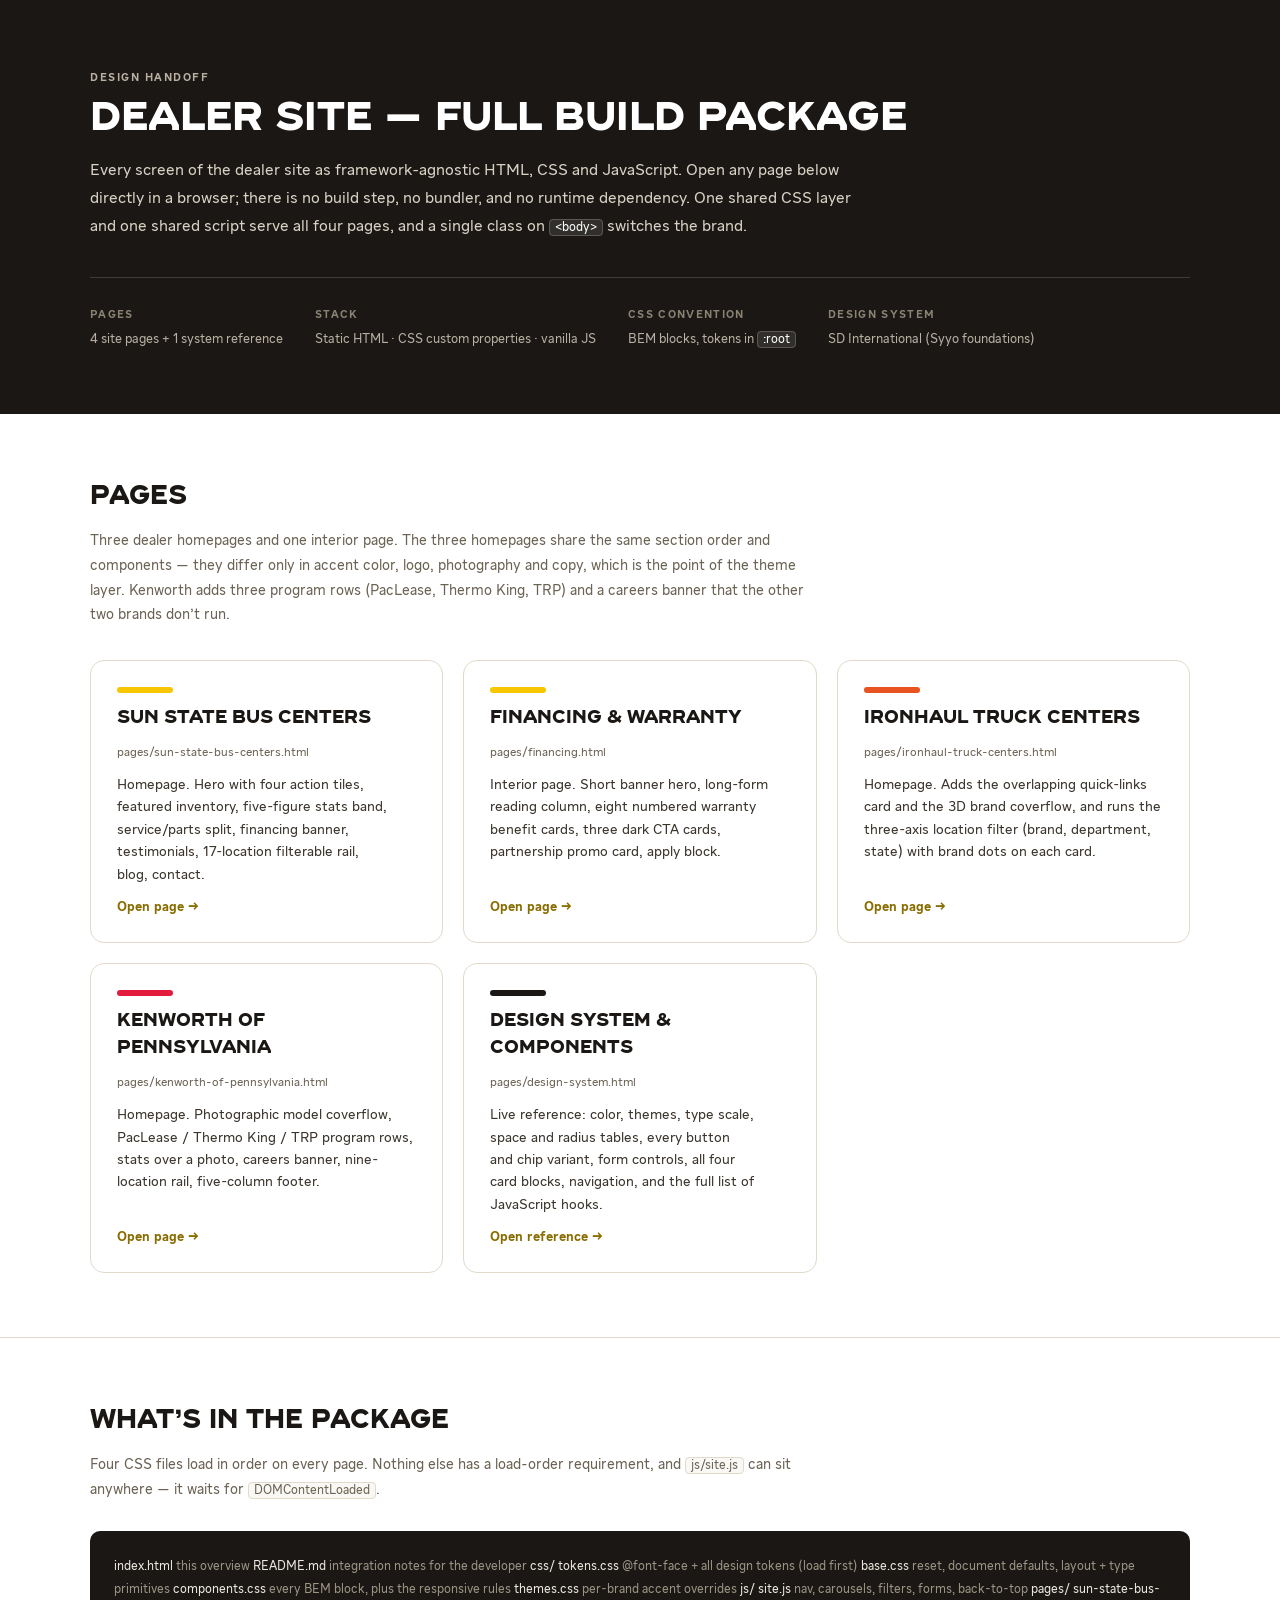
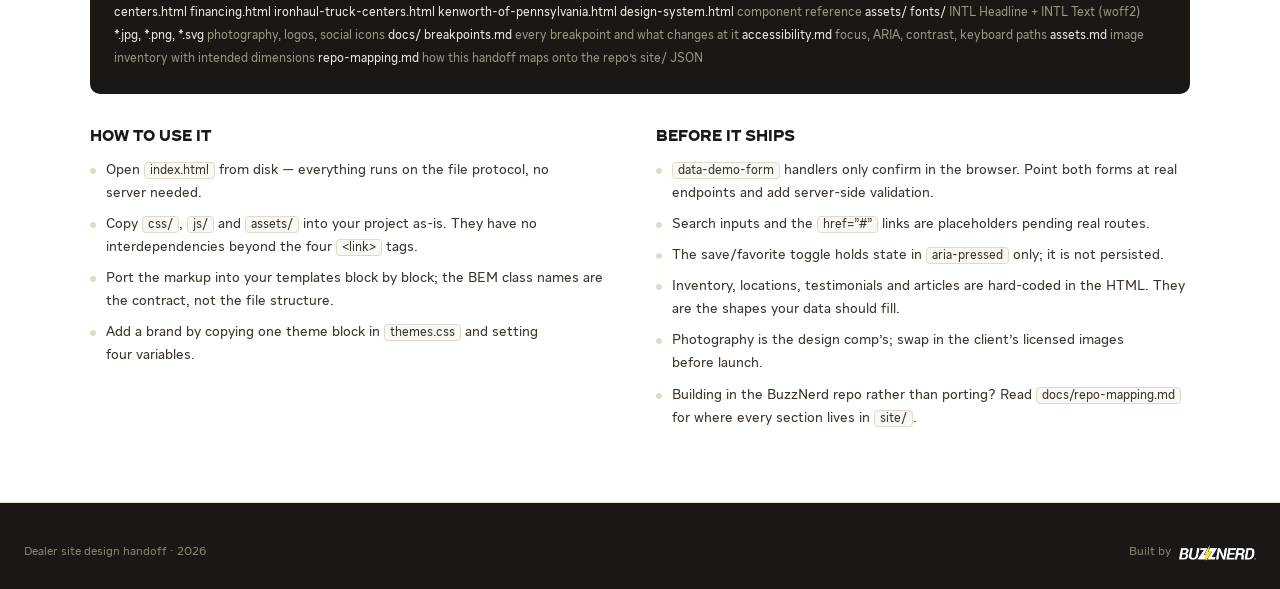
<file: handoff/index.html>
<!DOCTYPE html>
<html lang="en">
<head>
<meta charset="utf-8">
<meta name="viewport" content="width=device-width, initial-scale=1">
<title>Dealer Site — Design Handoff</title>
<link rel="stylesheet" href="css/tokens.css">
<link rel="stylesheet" href="css/base.css">
<link rel="stylesheet" href="css/components.css">
<link rel="stylesheet" href="css/themes.css">
<style>
  .hub-head{background:var(--color-ink);color:var(--cream-100);padding:72px 24px 64px}
  .hub-inner{max-width:1100px;margin-inline:auto}
  .hub-kicker{font:700 11px/1 var(--font-label);letter-spacing:.14em;text-transform:uppercase;color:var(--on-dark-2);margin-bottom:14px}
  .hub-lede{max-width:70ch;margin-top:16px;font-size:16px;line-height:1.75;color:var(--on-dark-1)}
  .hub-meta{display:flex;flex-wrap:wrap;gap:32px;margin-top:36px;padding-top:28px;border-top:1px solid rgba(255,255,255,.16)}
  .hub-meta div{font-size:13px;line-height:1.6;color:var(--on-dark-2)}
  .hub-meta strong{display:block;font-family:var(--font-label);font-size:11px;letter-spacing:.12em;text-transform:uppercase;color:var(--on-dark-4);margin-bottom:6px}
  .hub-section{padding:64px 24px;border-bottom:1px solid var(--color-line)}
  .hub-h{font-family:var(--font-display);font-weight:700;font-size:26px}
  .hub-note{font-size:14.5px;line-height:1.7;color:var(--color-muted);max-width:72ch;margin-top:12px}
  .page-grid{display:grid;grid-template-columns:repeat(auto-fit,minmax(300px,1fr));gap:20px;margin-top:32px}
  .page-card{
    display:flex;flex-direction:column;gap:12px;padding:26px 26px 24px;
    background:var(--color-card);border:1px solid var(--color-line);border-radius:var(--radius-lg);
  }
  .page-card:hover{border-color:var(--color-accent-text)}
  .page-card__swatch{height:6px;border-radius:99px;background:var(--sw,var(--color-accent));width:56px}
  .page-card__title{font-family:var(--font-display);font-weight:700;font-size:18px;color:var(--color-ink)}
  .page-card__file{font-family:var(--font-label);font-size:12px;color:var(--color-muted);word-break:break-all}
  .page-card__text{font-size:14px;line-height:1.6;color:var(--color-body);flex:1}
  .page-card__go{font-weight:700;font-size:13.5px;color:var(--color-accent-text)}
  .tree{
    margin-top:28px;padding:24px;border-radius:var(--radius-md);
    background:var(--color-ink);color:#EDE9E0;
    font-family:var(--font-label);font-size:12.5px;line-height:1.85;overflow-x:auto;
  }
  .tree span{color:#9C9484}
  .cols{display:grid;grid-template-columns:repeat(auto-fit,minmax(280px,1fr));gap:32px;margin-top:32px}
  .cols h3{font-family:var(--font-display);font-weight:700;font-size:15px;margin-bottom:10px}
  .cols li{font-size:14px;line-height:1.65;color:var(--color-body);padding-left:16px;position:relative;margin-bottom:8px}
  .cols li::before{content:"";position:absolute;left:0;top:9px;width:6px;height:6px;border-radius:99px;background:var(--color-line)}
  code{font-family:var(--font-label);font-size:12.5px;background:var(--color-paper-alt);border:1px solid var(--color-line);border-radius:4px;padding:1px 5px}
</style>
</head>
<body class="theme-sunstate">

<header class="hub-head">
  <div class="hub-inner">
    <div class="hub-kicker">Design handoff</div>
    <h1 style="font-family:var(--font-display);font-weight:700;font-size:40px;line-height:1.1;color:var(--white)">Dealer site — full build package</h1>
    <p class="hub-lede">Every screen of the dealer site as framework-agnostic HTML, CSS and JavaScript. Open any page below directly in a browser; there is no build step, no bundler, and no runtime dependency. One shared CSS layer and one shared script serve all four pages, and a single class on <code style="background:rgba(255,255,255,.1);border-color:rgba(255,255,255,.2);color:#fff">&lt;body&gt;</code> switches the brand.</p>

    <div class="hub-meta">
      <div><strong>Pages</strong>4 site pages + 1 system reference</div>
      <div><strong>Stack</strong>Static HTML · CSS custom properties · vanilla JS</div>
      <div><strong>CSS convention</strong>BEM blocks, tokens in <code style="background:rgba(255,255,255,.1);border-color:rgba(255,255,255,.2);color:#fff">:root</code></div>
      <div><strong>Design system</strong>SD International (Syyo foundations)</div>
    </div>
  </div>
</header>

<!-- =============================================================== PAGES -->
<section class="hub-section">
  <div class="hub-inner">
    <h2 class="hub-h">Pages</h2>
    <p class="hub-note">Three dealer homepages and one interior page. The three homepages share the same section order and components — they differ only in accent color, logo, photography and copy, which is the point of the theme layer. Kenworth adds three program rows (PacLease, Thermo King, TRP) and a careers banner that the other two brands don't run.</p>

    <div class="page-grid">
      <a class="page-card" href="pages/sun-state-bus-centers.html" style="--sw:#F7C600">
        <span class="page-card__swatch"></span>
        <span class="page-card__title">Sun State Bus Centers</span>
        <span class="page-card__file">pages/sun-state-bus-centers.html</span>
        <span class="page-card__text">Homepage. Hero with four action tiles, featured inventory, five-figure stats band, service/parts split, financing banner, testimonials, 17-location filterable rail, blog, contact.</span>
        <span class="page-card__go">Open page &rarr;</span>
      </a>

      <a class="page-card" href="pages/financing.html" style="--sw:#F7C600">
        <span class="page-card__swatch"></span>
        <span class="page-card__title">Financing &amp; Warranty</span>
        <span class="page-card__file">pages/financing.html</span>
        <span class="page-card__text">Interior page. Short banner hero, long-form reading column, eight numbered warranty benefit cards, three dark CTA cards, partnership promo card, apply block.</span>
        <span class="page-card__go">Open page &rarr;</span>
      </a>

      <a class="page-card" href="pages/ironhaul-truck-centers.html" style="--sw:#E8531F">
        <span class="page-card__swatch"></span>
        <span class="page-card__title">Ironhaul Truck Centers</span>
        <span class="page-card__file">pages/ironhaul-truck-centers.html</span>
        <span class="page-card__text">Homepage. Adds the overlapping quick-links card and the 3D brand coverflow, and runs the three-axis location filter (brand, department, state) with brand dots on each card.</span>
        <span class="page-card__go">Open page &rarr;</span>
      </a>

      <a class="page-card" href="pages/kenworth-of-pennsylvania.html" style="--sw:#E31C3D">
        <span class="page-card__swatch"></span>
        <span class="page-card__title">Kenworth of Pennsylvania</span>
        <span class="page-card__file">pages/kenworth-of-pennsylvania.html</span>
        <span class="page-card__text">Homepage. Photographic model coverflow, PacLease / Thermo King / TRP program rows, stats over a photo, careers banner, nine-location rail, five-column footer.</span>
        <span class="page-card__go">Open page &rarr;</span>
      </a>

      <a class="page-card" href="pages/design-system.html" style="--sw:#1A1714">
        <span class="page-card__swatch"></span>
        <span class="page-card__title">Design system &amp; components</span>
        <span class="page-card__file">pages/design-system.html</span>
        <span class="page-card__text">Live reference: color, themes, type scale, space and radius tables, every button and chip variant, form controls, all four card blocks, navigation, and the full list of JavaScript hooks.</span>
        <span class="page-card__go">Open reference &rarr;</span>
      </a>
    </div>
  </div>
</section>

<!-- ============================================================== FILES -->
<section class="hub-section">
  <div class="hub-inner">
    <h2 class="hub-h">What's in the package</h2>
    <p class="hub-note">Four CSS files load in order on every page. Nothing else has a load-order requirement, and <code>js/site.js</code> can sit anywhere — it waits for <code>DOMContentLoaded</code>.</p>

    <div class="tree">index.html                <span>this overview</span>
README.md                 <span>integration notes for the developer</span>

css/
  tokens.css              <span>@font-face + all design tokens (load first)</span>
  base.css                <span>reset, document defaults, layout + type primitives</span>
  components.css          <span>every BEM block, plus the responsive rules</span>
  themes.css              <span>per-brand accent overrides</span>

js/
  site.js                 <span>nav, carousels, filters, forms, back-to-top</span>

pages/
  sun-state-bus-centers.html
  financing.html
  ironhaul-truck-centers.html
  kenworth-of-pennsylvania.html
  design-system.html      <span>component reference</span>

assets/
  fonts/                  <span>INTL Headline + INTL Text (woff2)</span>
  *.jpg, *.png, *.svg     <span>photography, logos, social icons</span>

docs/
  breakpoints.md          <span>every breakpoint and what changes at it</span>
  accessibility.md        <span>focus, ARIA, contrast, keyboard paths</span>
  assets.md               <span>image inventory with intended dimensions</span>
  repo-mapping.md         <span>how this handoff maps onto the repo's site/ JSON</span></div>

    <div class="cols">
      <div>
        <h3>How to use it</h3>
        <ul>
          <li>Open <code>index.html</code> from disk — everything runs on the file protocol, no server needed.</li>
          <li>Copy <code>css/</code>, <code>js/</code> and <code>assets/</code> into your project as-is. They have no interdependencies beyond the four <code>&lt;link&gt;</code> tags.</li>
          <li>Port the markup into your templates block by block; the BEM class names are the contract, not the file structure.</li>
          <li>Add a brand by copying one theme block in <code>themes.css</code> and setting four variables.</li>
        </ul>
      </div>
      <div>
        <h3>Before it ships</h3>
        <ul>
          <li><code>data-demo-form</code> handlers only confirm in the browser. Point both forms at real endpoints and add server-side validation.</li>
          <li>Search inputs and the <code>href="#"</code> links are placeholders pending real routes.</li>
          <li>The save/favorite toggle holds state in <code>aria-pressed</code> only; it is not persisted.</li>
          <li>Inventory, locations, testimonials and articles are hard-coded in the HTML. They are the shapes your data should fill.</li>
          <li>Photography is the design comp's; swap in the client's licensed images before launch.</li>
          <li>Building in the BuzzNerd repo rather than porting? Read <code>docs/repo-mapping.md</code> for where every section lives in <code>site/</code>.</li>
        </ul>
      </div>
    </div>
  </div>
</section>

<footer class="site-footer" style="padding-top:40px">
  <div class="site-footer__bottom" style="padding-top:0">
    <span>Dealer site design handoff &middot; <span data-year>2026</span></span>
    <span class="site-footer__built">Built by <img src="assets/buzznerd-logo-white-cropped.png" alt="Buzznerd"></span>
  </div>
</footer>

<script src="js/site.js"></script>
</body>
</html>
</file>
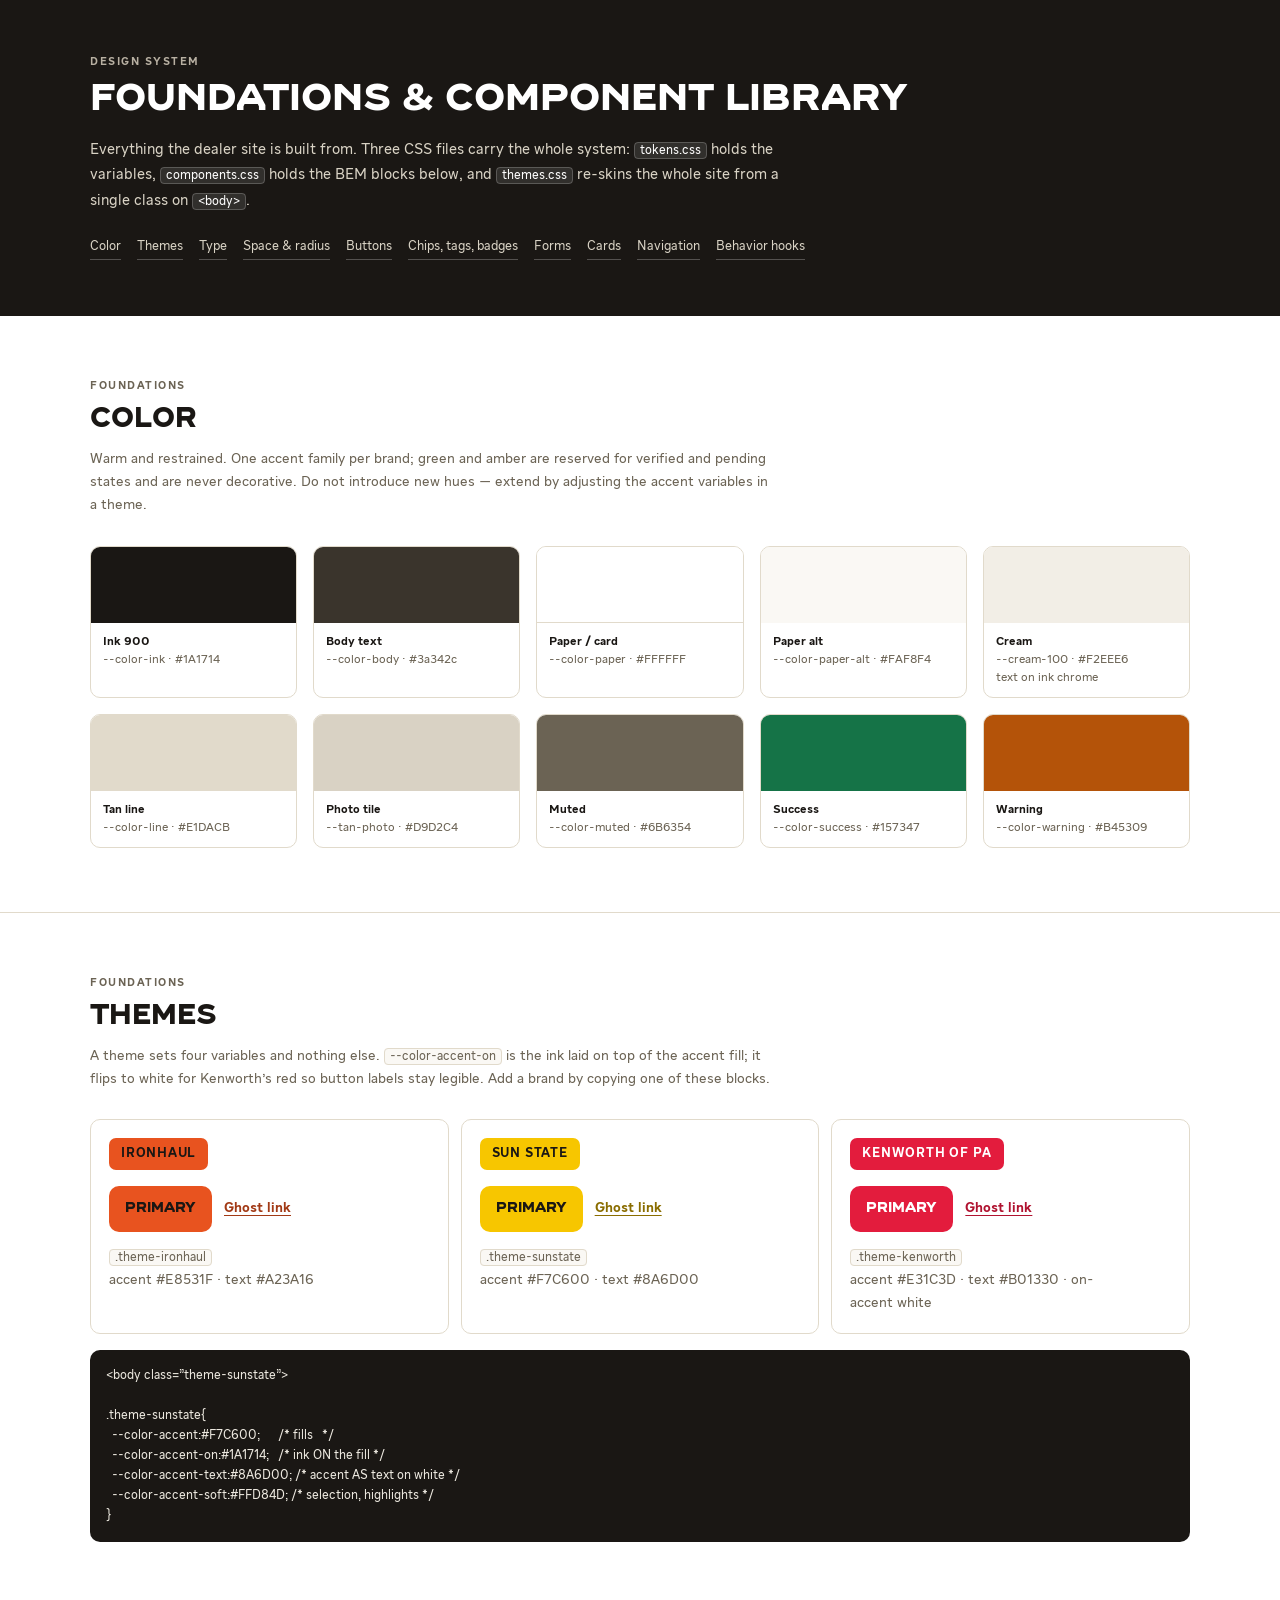
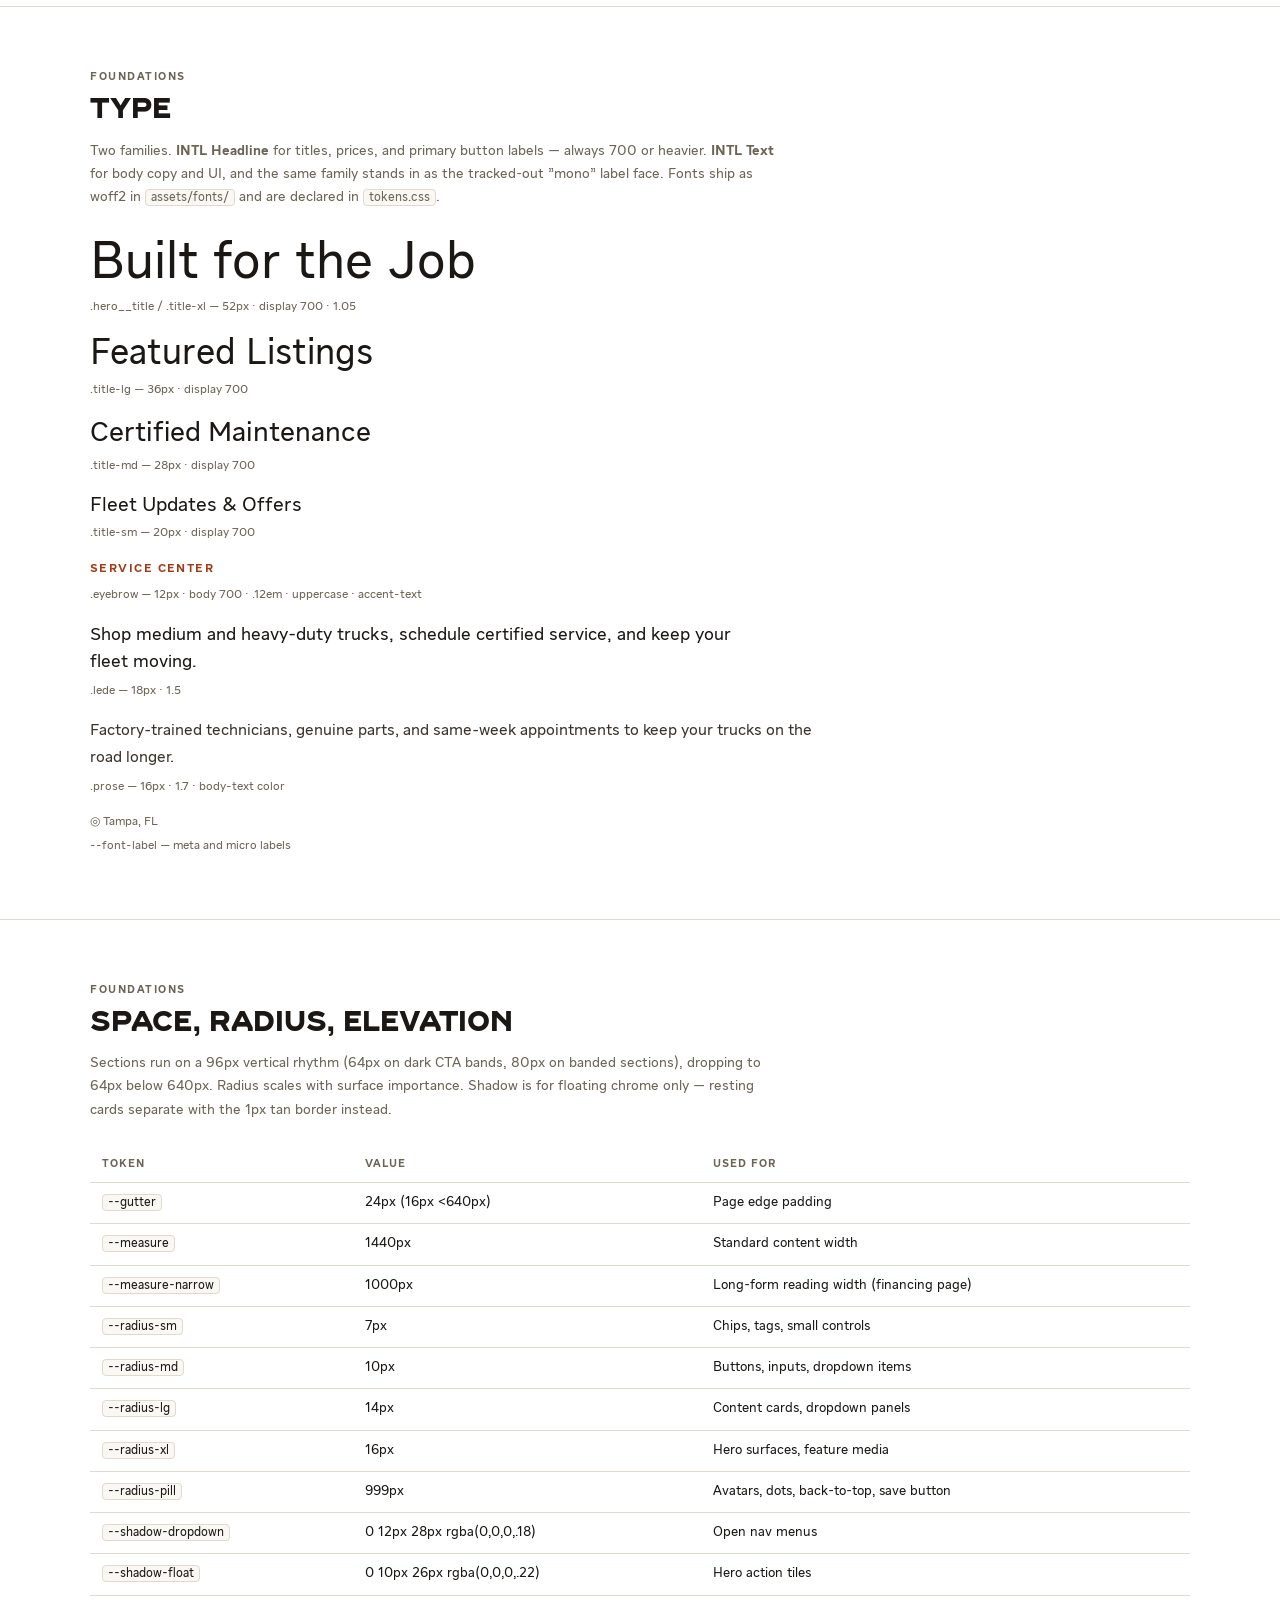
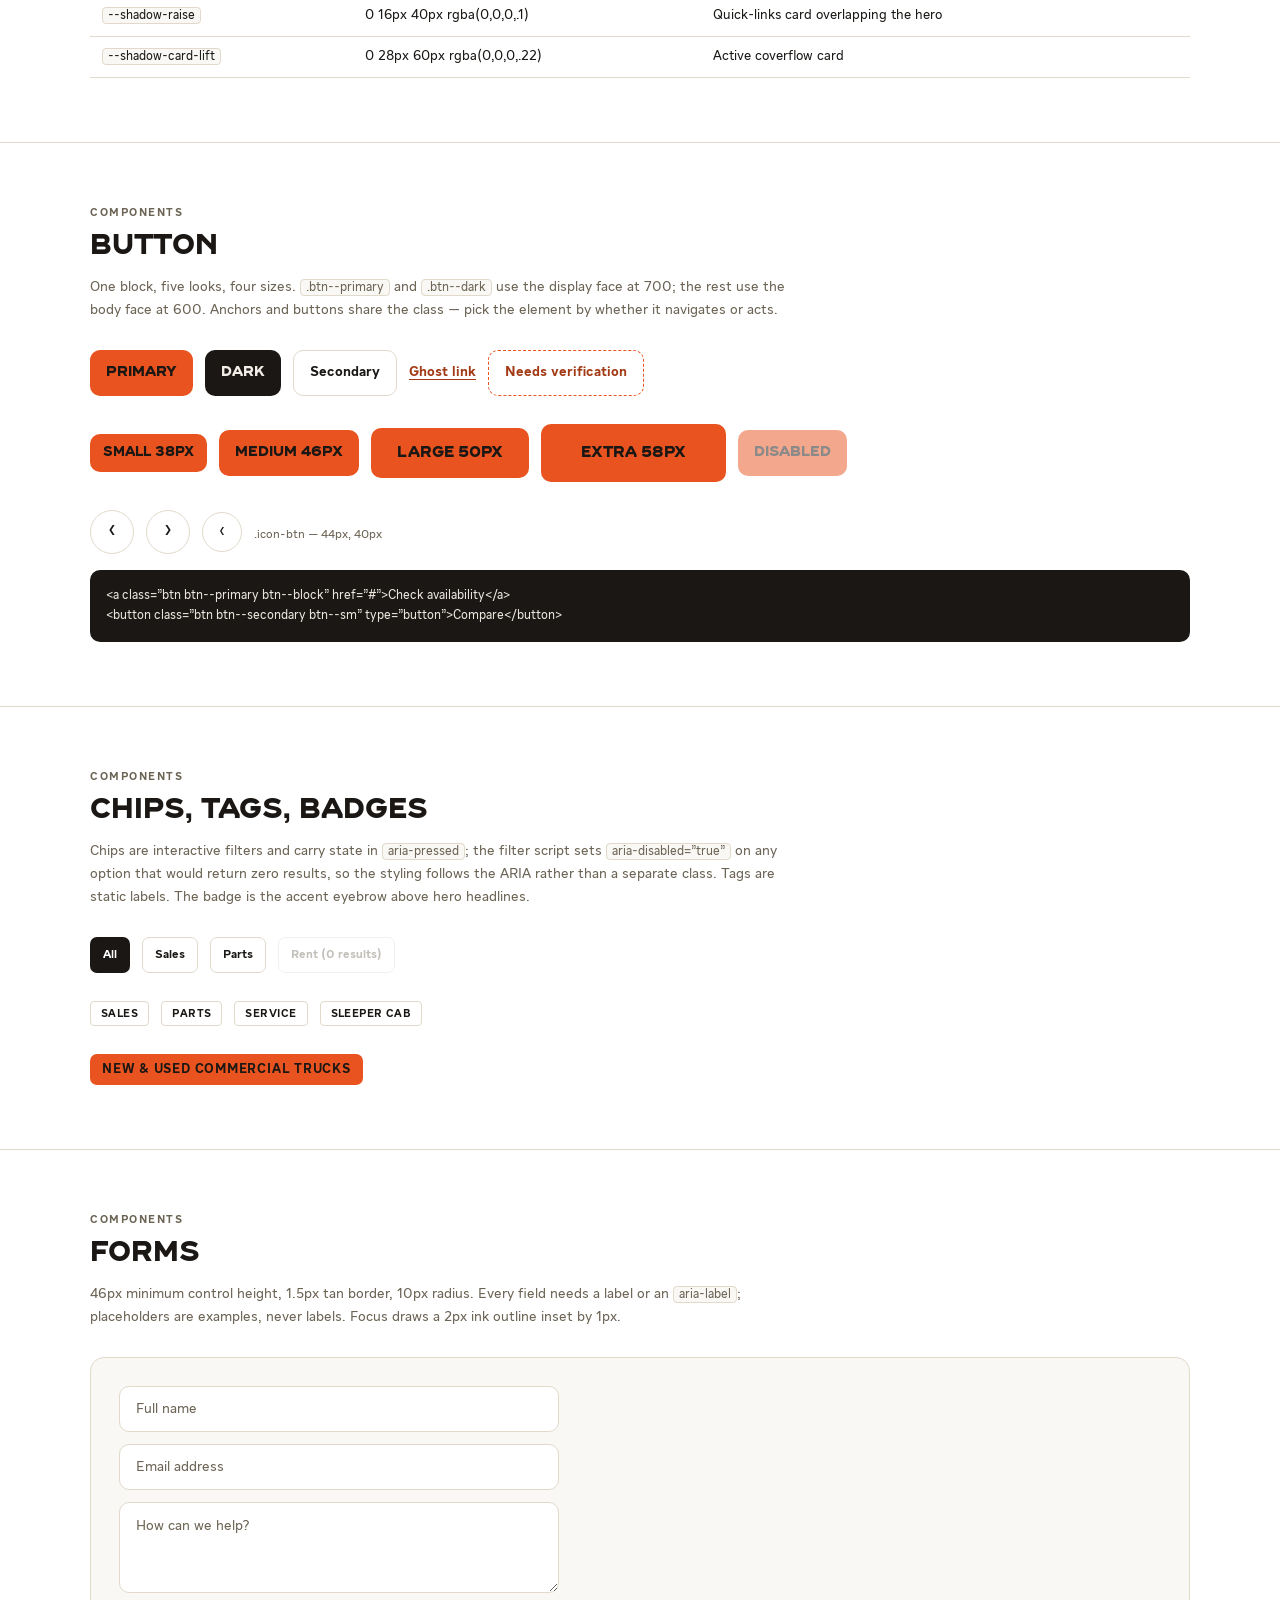
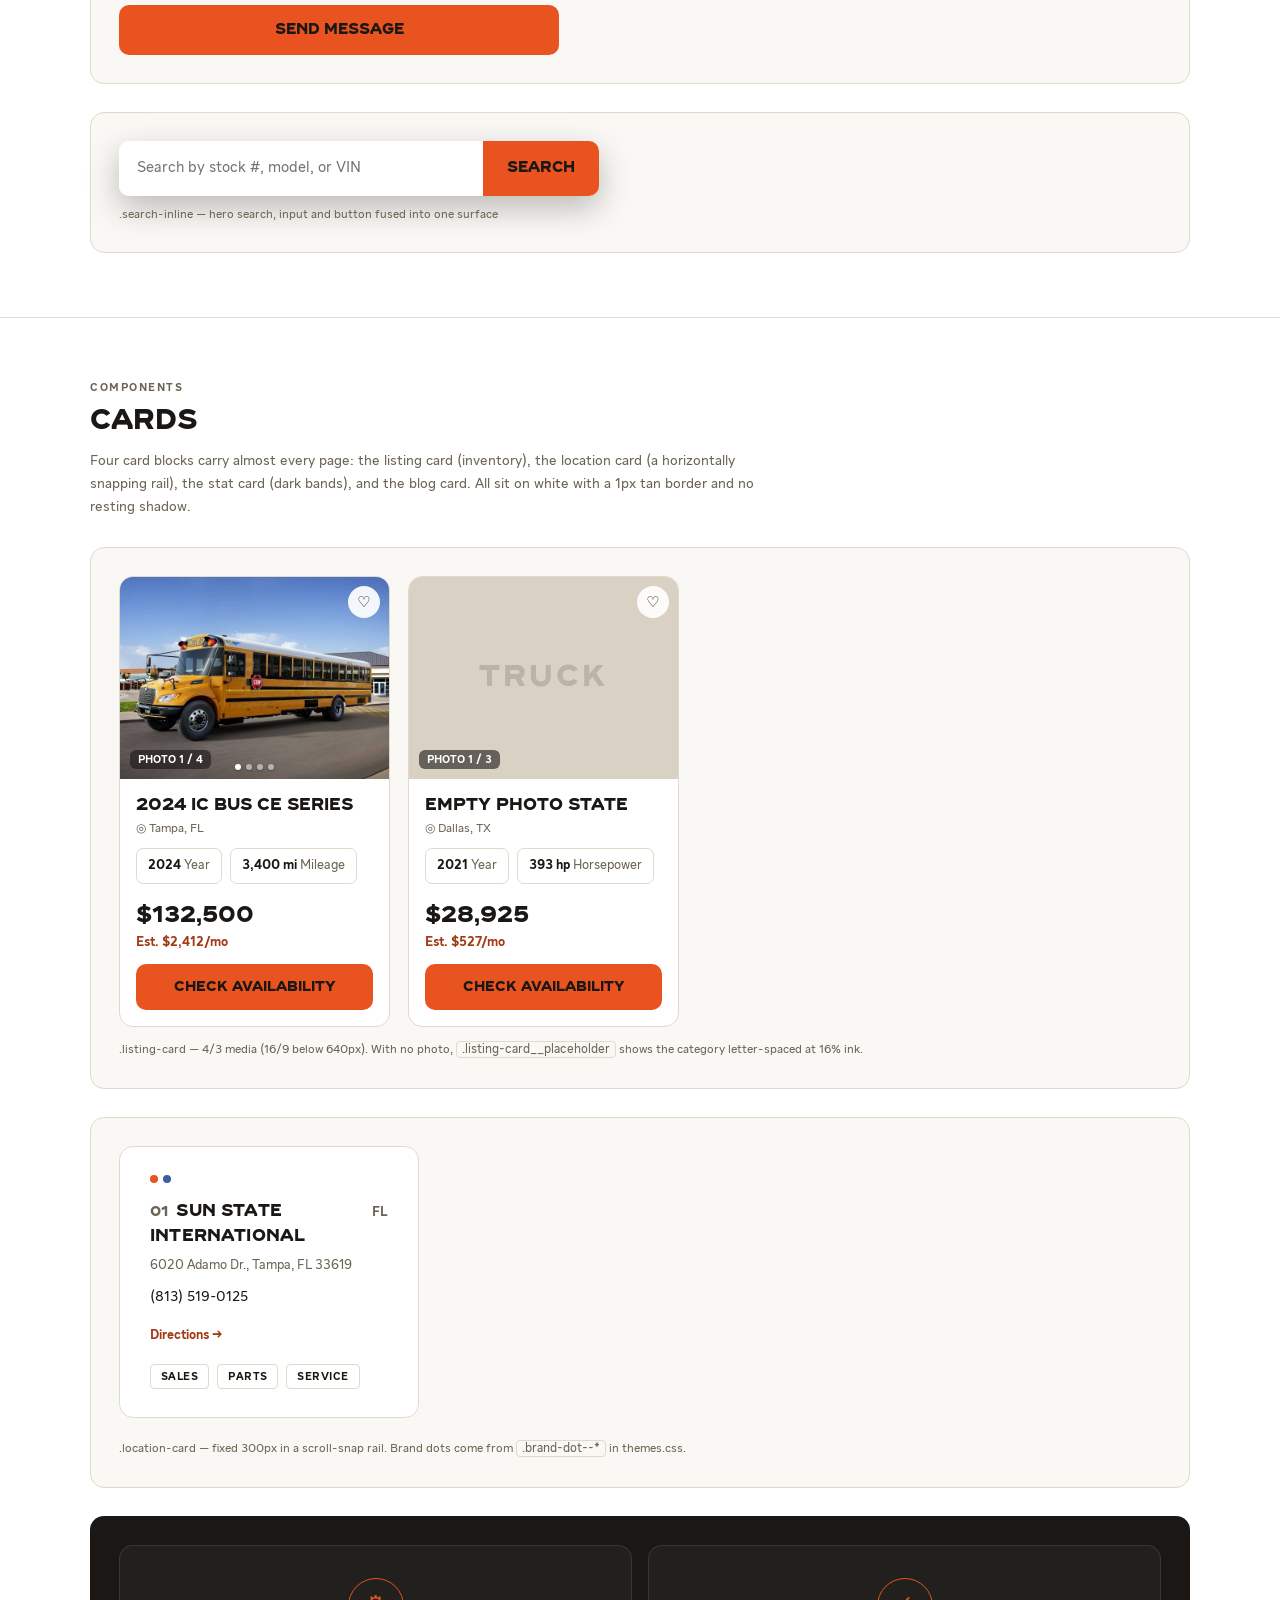
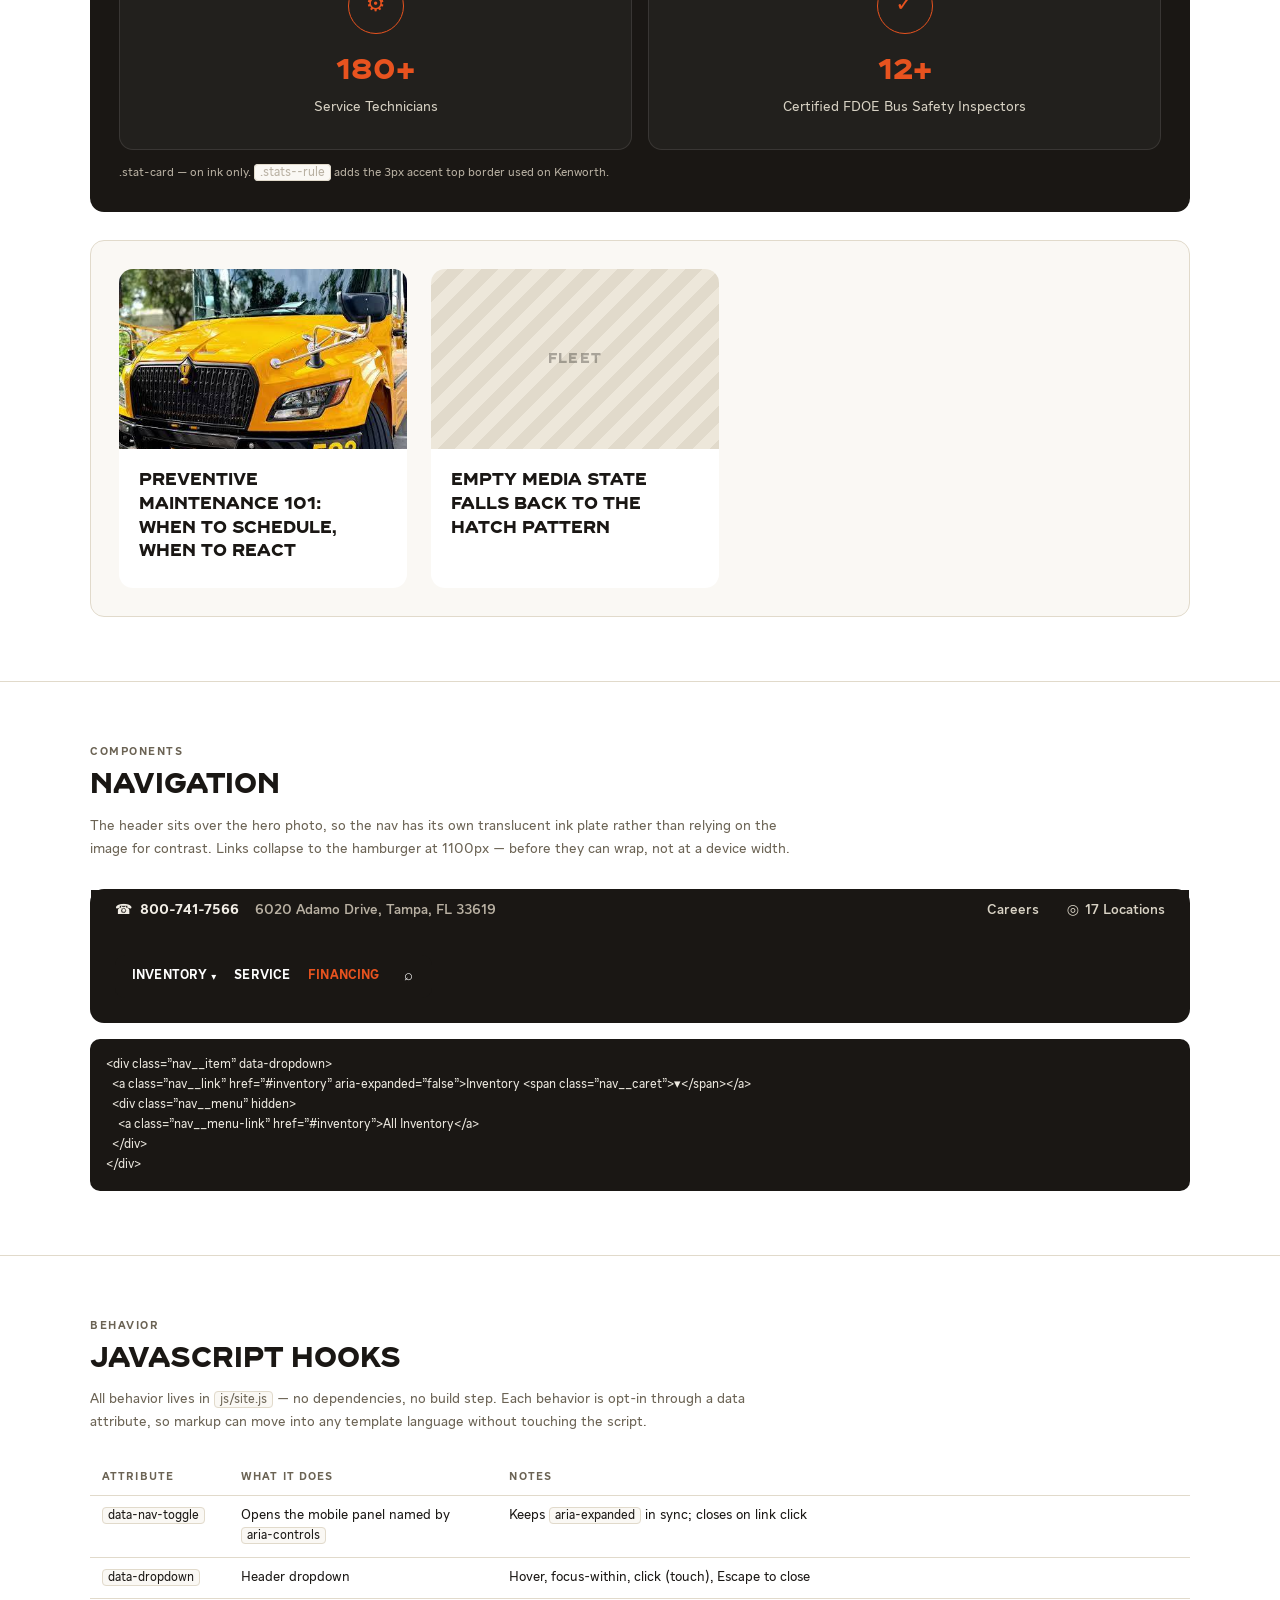
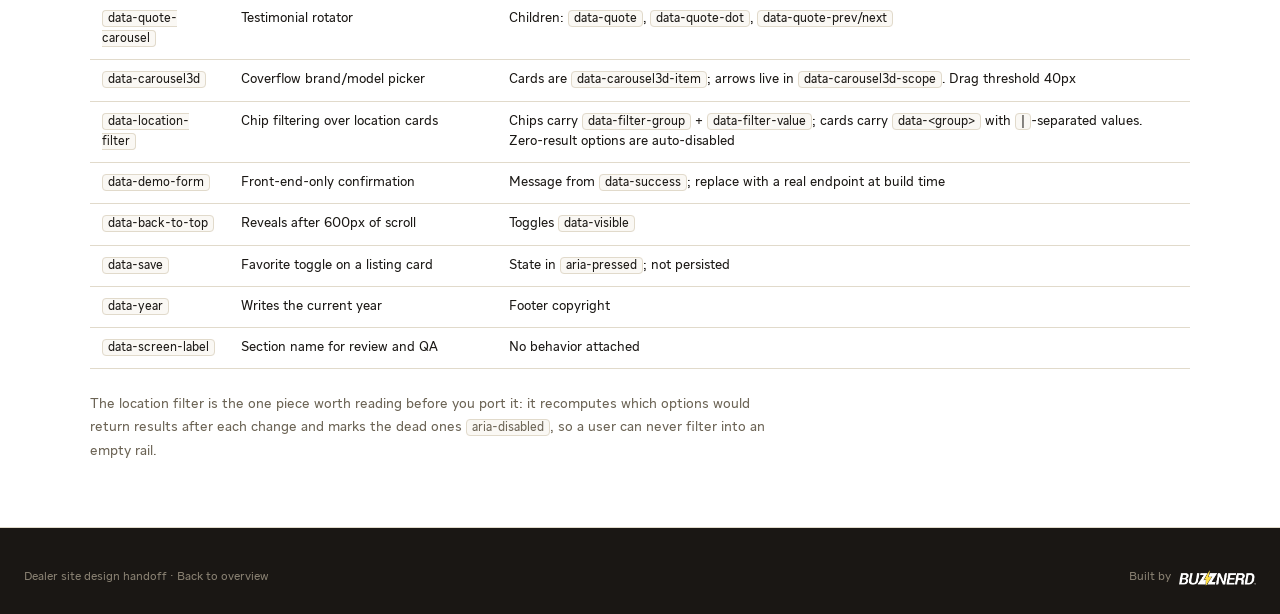
<file: handoff/pages/design-system.html>
<!DOCTYPE html>
<html lang="en">
<head>
<meta charset="utf-8">
<meta name="viewport" content="width=device-width, initial-scale=1">
<title>Design System &amp; Component Library | Dealer Site Handoff</title>
<link rel="stylesheet" href="../css/tokens.css">
<link rel="stylesheet" href="../css/base.css">
<link rel="stylesheet" href="../css/components.css">
<link rel="stylesheet" href="../css/themes.css">
<style>
  /* Documentation chrome only — not part of the site's component CSS. */
  .doc-head{background:var(--color-ink);color:var(--cream-100);padding:56px 24px}
  .doc-nav{display:flex;flex-wrap:wrap;gap:16px;margin-top:24px;font-size:13px}
  .doc-nav a{color:var(--on-dark-1);border-bottom:1px solid rgba(255,255,255,.25);padding-bottom:2px}
  .doc-nav a:hover{color:var(--white)}
  .doc-section{padding:64px 24px;border-bottom:1px solid var(--color-line)}
  .doc-section__inner{max-width:1100px;margin-inline:auto}
  .doc-kicker{font:700 11px/1 var(--font-label);letter-spacing:.14em;text-transform:uppercase;color:var(--color-muted);margin-bottom:12px}
  .doc-note{font-size:14px;line-height:1.65;color:var(--color-muted);max-width:70ch;margin-top:12px}
  .doc-grid{display:grid;gap:16px;margin-top:28px}
  .doc-grid--4{grid-template-columns:repeat(auto-fit,minmax(180px,1fr))}
  .doc-grid--3{grid-template-columns:repeat(auto-fit,minmax(240px,1fr))}
  .doc-grid--2{grid-template-columns:repeat(auto-fit,minmax(320px,1fr))}
  .swatch{border:1px solid var(--color-line);border-radius:var(--radius-md);overflow:hidden}
  .swatch__chip{height:76px}
  .swatch__meta{padding:10px 12px;font-size:12px;line-height:1.5}
  .swatch__name{font-weight:700}
  .swatch__var{font-family:var(--font-label);color:var(--color-muted);word-break:break-all}
  .spec{border:1px solid var(--color-line);border-radius:var(--radius-md);padding:16px 18px}
  .spec__label{font-family:var(--font-label);font-size:12px;color:var(--color-muted);margin-top:6px}
  .row{display:flex;flex-wrap:wrap;gap:12px;align-items:center;margin-top:28px}
  code{font-family:var(--font-label);font-size:12.5px;background:var(--color-paper-alt);border:1px solid var(--color-line);border-radius:4px;padding:1px 5px}
  pre{margin:16px 0 0;padding:16px;background:var(--color-ink);color:#EDE9E0;border-radius:var(--radius-md);overflow-x:auto;font-family:var(--font-label);font-size:12.5px;line-height:1.6}
  table{width:100%;border-collapse:collapse;margin-top:24px;font-size:13.5px}
  th,td{text-align:left;padding:10px 12px;border-bottom:1px solid var(--color-line);vertical-align:top}
  th{font-family:var(--font-label);font-size:11px;letter-spacing:.1em;text-transform:uppercase;color:var(--color-muted)}
  .theme-strip{display:flex;flex-wrap:wrap;gap:12px;margin-top:28px}
  .theme-strip > div{flex:1 1 220px;border:1px solid var(--color-line);border-radius:var(--radius-md);padding:18px}
  .stage{background:var(--color-paper-alt);border:1px solid var(--color-line);border-radius:var(--radius-lg);padding:28px;margin-top:28px}
  .stage--ink{background:var(--color-ink);border-color:transparent}
</style>
</head>
<body>

<header class="doc-head">
  <div class="doc-section__inner">
    <div class="doc-kicker" style="color:var(--on-dark-2)">Design system</div>
    <h1 class="title-lg" style="color:var(--white);font-size:38px">Foundations &amp; component library</h1>
    <p style="max-width:70ch;margin-top:14px;color:var(--on-dark-1);font-size:15px;line-height:1.7">Everything the dealer site is built from. Three CSS files carry the whole system: <code style="background:rgba(255,255,255,.1);border-color:rgba(255,255,255,.2);color:#fff">tokens.css</code> holds the variables, <code style="background:rgba(255,255,255,.1);border-color:rgba(255,255,255,.2);color:#fff">components.css</code> holds the BEM blocks below, and <code style="background:rgba(255,255,255,.1);border-color:rgba(255,255,255,.2);color:#fff">themes.css</code> re-skins the whole site from a single class on <code style="background:rgba(255,255,255,.1);border-color:rgba(255,255,255,.2);color:#fff">&lt;body&gt;</code>.</p>
    <nav class="doc-nav">
      <a href="#color">Color</a>
      <a href="#themes">Themes</a>
      <a href="#type">Type</a>
      <a href="#space">Space &amp; radius</a>
      <a href="#buttons">Buttons</a>
      <a href="#chips">Chips, tags, badges</a>
      <a href="#forms">Forms</a>
      <a href="#cards">Cards</a>
      <a href="#nav">Navigation</a>
      <a href="#behavior">Behavior hooks</a>
    </nav>
  </div>
</header>

<!-- =============================================================== COLOR -->
<section class="doc-section" id="color">
  <div class="doc-section__inner">
    <div class="doc-kicker">Foundations</div>
    <h2 class="title-md">Color</h2>
    <p class="doc-note">Warm and restrained. One accent family per brand; green and amber are reserved for verified and pending states and are never decorative. Do not introduce new hues — extend by adjusting the accent variables in a theme.</p>

    <div class="doc-grid doc-grid--4">
      <div class="swatch"><div class="swatch__chip" style="background:#1A1714"></div><div class="swatch__meta"><div class="swatch__name">Ink 900</div><div class="swatch__var">--color-ink · #1A1714</div></div></div>
      <div class="swatch"><div class="swatch__chip" style="background:#3a342c"></div><div class="swatch__meta"><div class="swatch__name">Body text</div><div class="swatch__var">--color-body · #3a342c</div></div></div>
      <div class="swatch"><div class="swatch__chip" style="background:#FFFFFF;border-bottom:1px solid var(--color-line)"></div><div class="swatch__meta"><div class="swatch__name">Paper / card</div><div class="swatch__var">--color-paper · #FFFFFF</div></div></div>
      <div class="swatch"><div class="swatch__chip" style="background:#FAF8F4"></div><div class="swatch__meta"><div class="swatch__name">Paper alt</div><div class="swatch__var">--color-paper-alt · #FAF8F4</div></div></div>
      <div class="swatch"><div class="swatch__chip" style="background:#F2EEE6"></div><div class="swatch__meta"><div class="swatch__name">Cream</div><div class="swatch__var">--cream-100 · #F2EEE6<br>text on ink chrome</div></div></div>
      <div class="swatch"><div class="swatch__chip" style="background:#E1DACB"></div><div class="swatch__meta"><div class="swatch__name">Tan line</div><div class="swatch__var">--color-line · #E1DACB</div></div></div>
      <div class="swatch"><div class="swatch__chip" style="background:#D9D2C4"></div><div class="swatch__meta"><div class="swatch__name">Photo tile</div><div class="swatch__var">--tan-photo · #D9D2C4</div></div></div>
      <div class="swatch"><div class="swatch__chip" style="background:#6B6354"></div><div class="swatch__meta"><div class="swatch__name">Muted</div><div class="swatch__var">--color-muted · #6B6354</div></div></div>
      <div class="swatch"><div class="swatch__chip" style="background:#157347"></div><div class="swatch__meta"><div class="swatch__name">Success</div><div class="swatch__var">--color-success · #157347</div></div></div>
      <div class="swatch"><div class="swatch__chip" style="background:#B45309"></div><div class="swatch__meta"><div class="swatch__name">Warning</div><div class="swatch__var">--color-warning · #B45309</div></div></div>
    </div>
  </div>
</section>

<!-- ============================================================== THEMES -->
<section class="doc-section" id="themes">
  <div class="doc-section__inner">
    <div class="doc-kicker">Foundations</div>
    <h2 class="title-md">Themes</h2>
    <p class="doc-note">A theme sets four variables and nothing else. <code>--color-accent-on</code> is the ink laid on top of the accent fill; it flips to white for Kenworth's red so button labels stay legible. Add a brand by copying one of these blocks.</p>

    <div class="theme-strip">
      <div class="theme-ironhaul">
        <div class="badge">Ironhaul</div>
        <div class="row" style="margin-top:16px">
          <a class="btn btn--primary" href="#buttons">Primary</a>
          <a class="btn btn--ghost" href="#buttons">Ghost link</a>
        </div>
        <p class="doc-note" style="margin-top:14px"><code>.theme-ironhaul</code><br>accent #E8531F · text #A23A16</p>
      </div>
      <div class="theme-sunstate">
        <div class="badge">Sun State</div>
        <div class="row" style="margin-top:16px">
          <a class="btn btn--primary" href="#buttons">Primary</a>
          <a class="btn btn--ghost" href="#buttons">Ghost link</a>
        </div>
        <p class="doc-note" style="margin-top:14px"><code>.theme-sunstate</code><br>accent #F7C600 · text #8A6D00</p>
      </div>
      <div class="theme-kenworth">
        <div class="badge">Kenworth of PA</div>
        <div class="row" style="margin-top:16px">
          <a class="btn btn--primary" href="#buttons">Primary</a>
          <a class="btn btn--ghost" href="#buttons">Ghost link</a>
        </div>
        <p class="doc-note" style="margin-top:14px"><code>.theme-kenworth</code><br>accent #E31C3D · text #B01330 · on-accent white</p>
      </div>
    </div>

<pre>&lt;body class="theme-sunstate"&gt;

.theme-sunstate{
  --color-accent:#F7C600;      /* fills   */
  --color-accent-on:#1A1714;   /* ink ON the fill */
  --color-accent-text:#8A6D00; /* accent AS text on white */
  --color-accent-soft:#FFD84D; /* selection, highlights */
}</pre>
  </div>
</section>

<!-- ================================================================ TYPE -->
<section class="doc-section" id="type">
  <div class="doc-section__inner">
    <div class="doc-kicker">Foundations</div>
    <h2 class="title-md">Type</h2>
    <p class="doc-note">Two families. <strong>INTL Headline</strong> for titles, prices, and primary button labels — always 700 or heavier. <strong>INTL Text</strong> for body copy and UI, and the same family stands in as the tracked-out "mono" label face. Fonts ship as woff2 in <code>assets/fonts/</code> and are declared in <code>tokens.css</code>.</p>

    <div style="margin-top:28px;display:flex;flex-direction:column;gap:18px">
      <div><div class="title-xl">Built for the Job</div><div class="spec__label">.hero__title / .title-xl — 52px · display 700 · 1.05</div></div>
      <div><div class="title-lg">Featured Listings</div><div class="spec__label">.title-lg — 36px · display 700</div></div>
      <div><div class="title-md">Certified Maintenance</div><div class="spec__label">.title-md — 28px · display 700</div></div>
      <div><div class="title-sm">Fleet Updates &amp; Offers</div><div class="spec__label">.title-sm — 20px · display 700</div></div>
      <div><div class="eyebrow">Service Center</div><div class="spec__label">.eyebrow — 12px · body 700 · .12em · uppercase · accent-text</div></div>
      <div><p class="lede" style="max-width:60ch">Shop medium and heavy-duty trucks, schedule certified service, and keep your fleet moving.</p><div class="spec__label">.lede — 18px · 1.5</div></div>
      <div><p class="prose" style="max-width:70ch">Factory-trained technicians, genuine parts, and same-week appointments to keep your trucks on the road longer.</p><div class="spec__label">.prose — 16px · 1.7 · body-text color</div></div>
      <div><div style="font:400 12px/1.4 var(--font-label);color:var(--color-muted)">&#9678; Tampa, FL</div><div class="spec__label">--font-label — meta and micro labels</div></div>
    </div>
  </div>
</section>

<!-- ======================================================= SPACE, RADIUS -->
<section class="doc-section" id="space">
  <div class="doc-section__inner">
    <div class="doc-kicker">Foundations</div>
    <h2 class="title-md">Space, radius, elevation</h2>
    <p class="doc-note">Sections run on a 96px vertical rhythm (64px on dark CTA bands, 80px on banded sections), dropping to 64px below 640px. Radius scales with surface importance. Shadow is for floating chrome only — resting cards separate with the 1px tan border instead.</p>

    <table>
      <thead><tr><th>Token</th><th>Value</th><th>Used for</th></tr></thead>
      <tbody>
        <tr><td><code>--gutter</code></td><td>24px (16px &lt;640px)</td><td>Page edge padding</td></tr>
        <tr><td><code>--measure</code></td><td>1440px</td><td>Standard content width</td></tr>
        <tr><td><code>--measure-narrow</code></td><td>1000px</td><td>Long-form reading width (financing page)</td></tr>
        <tr><td><code>--radius-sm</code></td><td>7px</td><td>Chips, tags, small controls</td></tr>
        <tr><td><code>--radius-md</code></td><td>10px</td><td>Buttons, inputs, dropdown items</td></tr>
        <tr><td><code>--radius-lg</code></td><td>14px</td><td>Content cards, dropdown panels</td></tr>
        <tr><td><code>--radius-xl</code></td><td>16px</td><td>Hero surfaces, feature media</td></tr>
        <tr><td><code>--radius-pill</code></td><td>999px</td><td>Avatars, dots, back-to-top, save button</td></tr>
        <tr><td><code>--shadow-dropdown</code></td><td>0 12px 28px rgba(0,0,0,.18)</td><td>Open nav menus</td></tr>
        <tr><td><code>--shadow-float</code></td><td>0 10px 26px rgba(0,0,0,.22)</td><td>Hero action tiles</td></tr>
        <tr><td><code>--shadow-raise</code></td><td>0 16px 40px rgba(0,0,0,.1)</td><td>Quick-links card overlapping the hero</td></tr>
        <tr><td><code>--shadow-card-lift</code></td><td>0 28px 60px rgba(0,0,0,.22)</td><td>Active coverflow card</td></tr>
      </tbody>
    </table>
  </div>
</section>

<!-- ============================================================= BUTTONS -->
<section class="doc-section" id="buttons">
  <div class="doc-section__inner">
    <div class="doc-kicker">Components</div>
    <h2 class="title-md">Button</h2>
    <p class="doc-note">One block, five looks, four sizes. <code>.btn--primary</code> and <code>.btn--dark</code> use the display face at 700; the rest use the body face at 600. Anchors and buttons share the class — pick the element by whether it navigates or acts.</p>

    <div class="row">
      <button class="btn btn--primary" type="button">Primary</button>
      <button class="btn btn--dark" type="button">Dark</button>
      <button class="btn btn--secondary" type="button">Secondary</button>
      <button class="btn btn--ghost" type="button">Ghost link</button>
      <button class="btn btn--outline-accent" type="button">Needs verification</button>
    </div>
    <div class="row">
      <button class="btn btn--primary btn--sm" type="button">Small 38px</button>
      <button class="btn btn--primary" type="button">Medium 46px</button>
      <button class="btn btn--primary btn--lg" type="button">Large 50px</button>
      <button class="btn btn--primary btn--xl" type="button">Extra 58px</button>
      <button class="btn btn--primary" type="button" aria-disabled="true">Disabled</button>
    </div>
    <div class="row">
      <button class="icon-btn" type="button" aria-label="Previous">&#8249;</button>
      <button class="icon-btn" type="button" aria-label="Next">&#8250;</button>
      <button class="icon-btn icon-btn--sm" type="button" aria-label="Previous">&#8249;</button>
      <span class="spec__label">.icon-btn — 44px, 40px</span>
    </div>

<pre>&lt;a class="btn btn--primary btn--block" href="#"&gt;Check availability&lt;/a&gt;
&lt;button class="btn btn--secondary btn--sm" type="button"&gt;Compare&lt;/button&gt;</pre>
  </div>
</section>

<!-- =============================================== CHIPS, TAGS, BADGES -->
<section class="doc-section" id="chips">
  <div class="doc-section__inner">
    <div class="doc-kicker">Components</div>
    <h2 class="title-md">Chips, tags, badges</h2>
    <p class="doc-note">Chips are interactive filters and carry state in <code>aria-pressed</code>; the filter script sets <code>aria-disabled="true"</code> on any option that would return zero results, so the styling follows the ARIA rather than a separate class. Tags are static labels. The badge is the accent eyebrow above hero headlines.</p>

    <div class="row">
      <button class="chip" type="button" aria-pressed="true">All</button>
      <button class="chip" type="button" aria-pressed="false">Sales</button>
      <button class="chip" type="button" aria-pressed="false">Parts</button>
      <button class="chip" type="button" aria-pressed="false" aria-disabled="true">Rent (0 results)</button>
    </div>
    <div class="row">
      <span class="tag">Sales</span>
      <span class="tag">Parts</span>
      <span class="tag">Service</span>
      <span class="tag">Sleeper Cab</span>
    </div>
    <div class="row">
      <span class="badge">New &amp; Used Commercial Trucks</span>
    </div>
  </div>
</section>

<!-- =============================================================== FORMS -->
<section class="doc-section" id="forms">
  <div class="doc-section__inner">
    <div class="doc-kicker">Components</div>
    <h2 class="title-md">Forms</h2>
    <p class="doc-note">46px minimum control height, 1.5px tan border, 10px radius. Every field needs a label or an <code>aria-label</code>; placeholders are examples, never labels. Focus draws a 2px ink outline inset by 1px.</p>

    <div class="stage">
      <form class="form" data-demo-form data-success="Thanks — we'll be in touch shortly.">
        <input class="input" type="text" placeholder="Full name" aria-label="Full name" required>
        <input class="input" type="email" placeholder="Email address" aria-label="Email address" required>
        <textarea class="textarea" rows="3" placeholder="How can we help?" aria-label="How can we help?" required></textarea>
        <button class="btn btn--primary btn--lg" type="submit">Send Message</button>
        <p class="form__status" data-form-status role="status" hidden></p>
      </form>
    </div>

    <div class="stage">
      <div class="search-inline">
        <input class="search-inline__input" type="search" placeholder="Search by stock #, model, or VIN" aria-label="Search inventory">
        <button class="search-inline__button" type="button">Search</button>
      </div>
      <div class="spec__label" style="margin-top:10px">.search-inline — hero search, input and button fused into one surface</div>
    </div>
  </div>
</section>

<!-- =============================================================== CARDS -->
<section class="doc-section" id="cards">
  <div class="doc-section__inner">
    <div class="doc-kicker">Components</div>
    <h2 class="title-md">Cards</h2>
    <p class="doc-note">Four card blocks carry almost every page: the listing card (inventory), the location card (a horizontally snapping rail), the stat card (dark bands), and the blog card. All sit on white with a 1px tan border and no resting shadow.</p>

    <div class="stage">
      <div class="listing-grid" style="max-width:560px">
        <article class="listing-card">
          <div class="listing-card__media">
            <img src="../assets/inventory-ce-series.jpg" alt="2024 IC Bus CE Series">
            <button class="listing-card__save" type="button" data-save aria-label="Save">&#9825;</button>
            <span class="listing-card__counter">PHOTO 1 / 4</span>
            <div class="listing-card__dots" aria-hidden="true">
              <span class="listing-card__dot listing-card__dot--on"></span><span class="listing-card__dot"></span><span class="listing-card__dot"></span><span class="listing-card__dot"></span>
            </div>
          </div>
          <div class="listing-card__body">
            <h3 class="listing-card__title">2024 IC Bus CE Series</h3>
            <div class="listing-card__meta">&#9678; Tampa, FL</div>
            <div class="listing-card__specs">
              <span class="listing-card__spec">2024 <span>Year</span></span>
              <span class="listing-card__spec">3,400 mi <span>Mileage</span></span>
            </div>
            <div class="listing-card__price">$132,500</div>
            <div class="listing-card__payment">Est. $2,412/mo</div>
            <a class="btn btn--primary btn--block listing-card__cta" href="#">Check availability</a>
          </div>
        </article>

        <article class="listing-card">
          <div class="listing-card__media">
            <div class="listing-card__placeholder" aria-hidden="true">TRUCK</div>
            <button class="listing-card__save" type="button" data-save aria-label="Save">&#9825;</button>
            <span class="listing-card__counter">PHOTO 1 / 3</span>
          </div>
          <div class="listing-card__body">
            <h3 class="listing-card__title">Empty photo state</h3>
            <div class="listing-card__meta">&#9678; Dallas, TX</div>
            <div class="listing-card__specs">
              <span class="listing-card__spec">2021 <span>Year</span></span>
              <span class="listing-card__spec">393 hp <span>Horsepower</span></span>
            </div>
            <div class="listing-card__price">$28,925</div>
            <div class="listing-card__payment">Est. $527/mo</div>
            <a class="btn btn--primary btn--block listing-card__cta" href="#">Check availability</a>
          </div>
        </article>
      </div>
      <div class="spec__label" style="margin-top:14px">.listing-card — 4/3 media (16/9 below 640px). With no photo, <code>.listing-card__placeholder</code> shows the category letter-spaced at 16% ink.</div>
    </div>

    <div class="stage">
      <div class="location-rail">
        <div class="location-card">
          <div class="location-card__brands" aria-hidden="true">
            <span class="location-card__brand-dot brand-dot--international"></span>
            <span class="location-card__brand-dot brand-dot--ford"></span>
          </div>
          <div class="location-card__head">
            <h3 class="location-card__title"><span class="location-card__num">01</span>Sun State International</h3>
            <span class="location-card__state">FL</span>
          </div>
          <div class="location-card__address">6020 Adamo Dr., Tampa, FL 33619</div>
          <div class="location-card__phone">(813) 519-0125</div>
          <a class="location-card__link" href="#">Directions &rarr;</a>
          <div class="tag-row"><span class="tag">Sales</span><span class="tag">Parts</span><span class="tag">Service</span></div>
        </div>
      </div>
      <div class="spec__label" style="margin-top:14px">.location-card — fixed 300px in a scroll-snap rail. Brand dots come from <code>.brand-dot--*</code> in themes.css.</div>
    </div>

    <div class="stage stage--ink">
      <div class="stats">
        <div class="stat-card">
          <div class="stat-card__icon" aria-hidden="true">&#9881;</div>
          <div><div class="stat-card__value">180+</div><div class="stat-card__label">Service Technicians</div></div>
        </div>
        <div class="stat-card">
          <div class="stat-card__icon" aria-hidden="true">&#10003;</div>
          <div><div class="stat-card__value">12+</div><div class="stat-card__label">Certified FDOE Bus Safety Inspectors</div></div>
        </div>
      </div>
      <div class="spec__label" style="margin-top:14px;color:var(--on-dark-2)">.stat-card — on ink only. <code>.stats--rule</code> adds the 3px accent top border used on Kenworth.</div>
    </div>

    <div class="stage">
      <div class="blog-grid" style="max-width:600px">
        <a class="blog-card" href="#">
          <div class="blog-card__media"><img src="../assets/blog-bus-1.jpg" alt=""></div>
          <h3 class="blog-card__title">Preventive Maintenance 101: When to Schedule, When to React</h3>
        </a>
        <a class="blog-card" href="#">
          <div class="blog-card__media"><span class="blog-card__category">Fleet</span></div>
          <h3 class="blog-card__title">Empty media state falls back to the hatch pattern</h3>
        </a>
      </div>
    </div>
  </div>
</section>

<!-- ========================================================== NAVIGATION -->
<section class="doc-section" id="nav">
  <div class="doc-section__inner">
    <div class="doc-kicker">Components</div>
    <h2 class="title-md">Navigation</h2>
    <p class="doc-note">The header sits over the hero photo, so the nav has its own translucent ink plate rather than relying on the image for contrast. Links collapse to the hamburger at 1100px — before they can wrap, not at a device width.</p>

    <div class="stage stage--ink" style="padding:0">
      <div class="utility-bar">
        <div class="utility-bar__group">
          <a class="utility-bar__phone" href="#"><span aria-hidden="true">&#9742;</span>800-741-7566</a>
          <span class="utility-bar__meta">6020 Adamo Drive, Tampa, FL 33619</span>
        </div>
        <div class="utility-bar__group utility-bar__group--end">
          <a class="utility-bar__link" href="#">Careers</a>
          <a class="utility-bar__link" href="#"><span aria-hidden="true">&#9678;</span>17 Locations</a>
        </div>
      </div>
      <div style="padding:24px">
        <nav class="nav" style="margin:0;display:inline-flex" aria-label="Example">
          <div class="nav__item"><a class="nav__link" href="#nav">Inventory <span class="nav__caret" aria-hidden="true">&#9662;</span></a></div>
          <div class="nav__item"><a class="nav__link" href="#nav">Service</a></div>
          <div class="nav__item"><a class="nav__link nav__link--current" href="#nav" aria-current="page">Financing</a></div>
          <button class="nav__search" type="button" aria-label="Search">&#8981;</button>
        </nav>
      </div>
    </div>

<pre>&lt;div class="nav__item" data-dropdown&gt;
  &lt;a class="nav__link" href="#inventory" aria-expanded="false"&gt;Inventory &lt;span class="nav__caret"&gt;&#9662;&lt;/span&gt;&lt;/a&gt;
  &lt;div class="nav__menu" hidden&gt;
    &lt;a class="nav__menu-link" href="#inventory"&gt;All Inventory&lt;/a&gt;
  &lt;/div&gt;
&lt;/div&gt;</pre>
  </div>
</section>

<!-- ============================================================ BEHAVIOR -->
<section class="doc-section" id="behavior">
  <div class="doc-section__inner">
    <div class="doc-kicker">Behavior</div>
    <h2 class="title-md">JavaScript hooks</h2>
    <p class="doc-note">All behavior lives in <code>js/site.js</code> — no dependencies, no build step. Each behavior is opt-in through a data attribute, so markup can move into any template language without touching the script.</p>

    <table>
      <thead><tr><th>Attribute</th><th>What it does</th><th>Notes</th></tr></thead>
      <tbody>
        <tr><td><code>data-nav-toggle</code></td><td>Opens the mobile panel named by <code>aria-controls</code></td><td>Keeps <code>aria-expanded</code> in sync; closes on link click</td></tr>
        <tr><td><code>data-dropdown</code></td><td>Header dropdown</td><td>Hover, focus-within, click (touch), Escape to close</td></tr>
        <tr><td><code>data-quote-carousel</code></td><td>Testimonial rotator</td><td>Children: <code>data-quote</code>, <code>data-quote-dot</code>, <code>data-quote-prev/next</code></td></tr>
        <tr><td><code>data-carousel3d</code></td><td>Coverflow brand/model picker</td><td>Cards are <code>data-carousel3d-item</code>; arrows live in <code>data-carousel3d-scope</code>. Drag threshold 40px</td></tr>
        <tr><td><code>data-location-filter</code></td><td>Chip filtering over location cards</td><td>Chips carry <code>data-filter-group</code> + <code>data-filter-value</code>; cards carry <code>data-&lt;group&gt;</code> with <code>|</code>-separated values. Zero-result options are auto-disabled</td></tr>
        <tr><td><code>data-demo-form</code></td><td>Front-end-only confirmation</td><td>Message from <code>data-success</code>; replace with a real endpoint at build time</td></tr>
        <tr><td><code>data-back-to-top</code></td><td>Reveals after 600px of scroll</td><td>Toggles <code>data-visible</code></td></tr>
        <tr><td><code>data-save</code></td><td>Favorite toggle on a listing card</td><td>State in <code>aria-pressed</code>; not persisted</td></tr>
        <tr><td><code>data-year</code></td><td>Writes the current year</td><td>Footer copyright</td></tr>
        <tr><td><code>data-screen-label</code></td><td>Section name for review and QA</td><td>No behavior attached</td></tr>
      </tbody>
    </table>

    <p class="doc-note" style="margin-top:24px">The location filter is the one piece worth reading before you port it: it recomputes which options would return results after each change and marks the dead ones <code>aria-disabled</code>, so a user can never filter into an empty rail.</p>
  </div>
</section>

<footer class="site-footer" style="padding-top:40px">
  <div class="site-footer__bottom" style="padding-top:0">
    <span>Dealer site design handoff &middot; <a href="../index.html">Back to overview</a></span>
    <span class="site-footer__built">Built by <img src="../assets/buzznerd-logo-white-cropped.png" alt="Buzznerd"></span>
  </div>
</footer>

<script src="../js/site.js"></script>
</body>
</html>
</file>
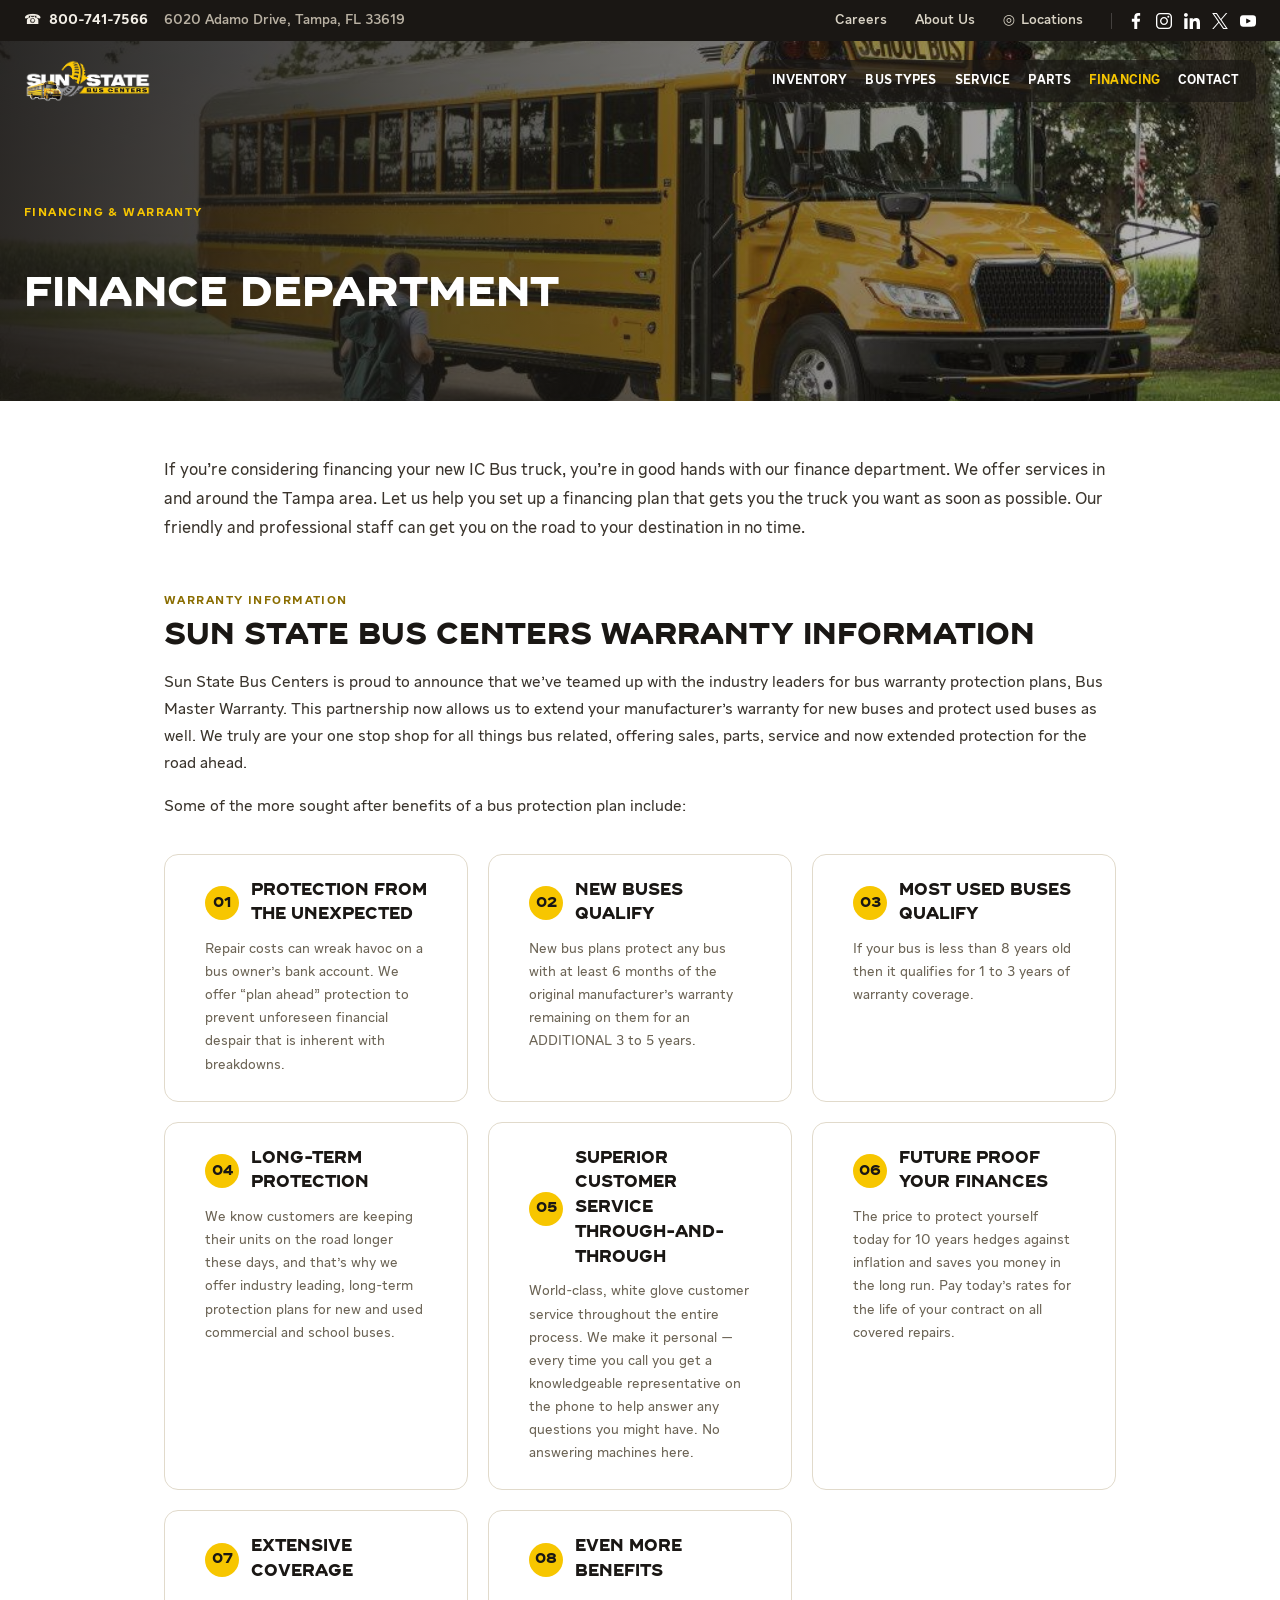
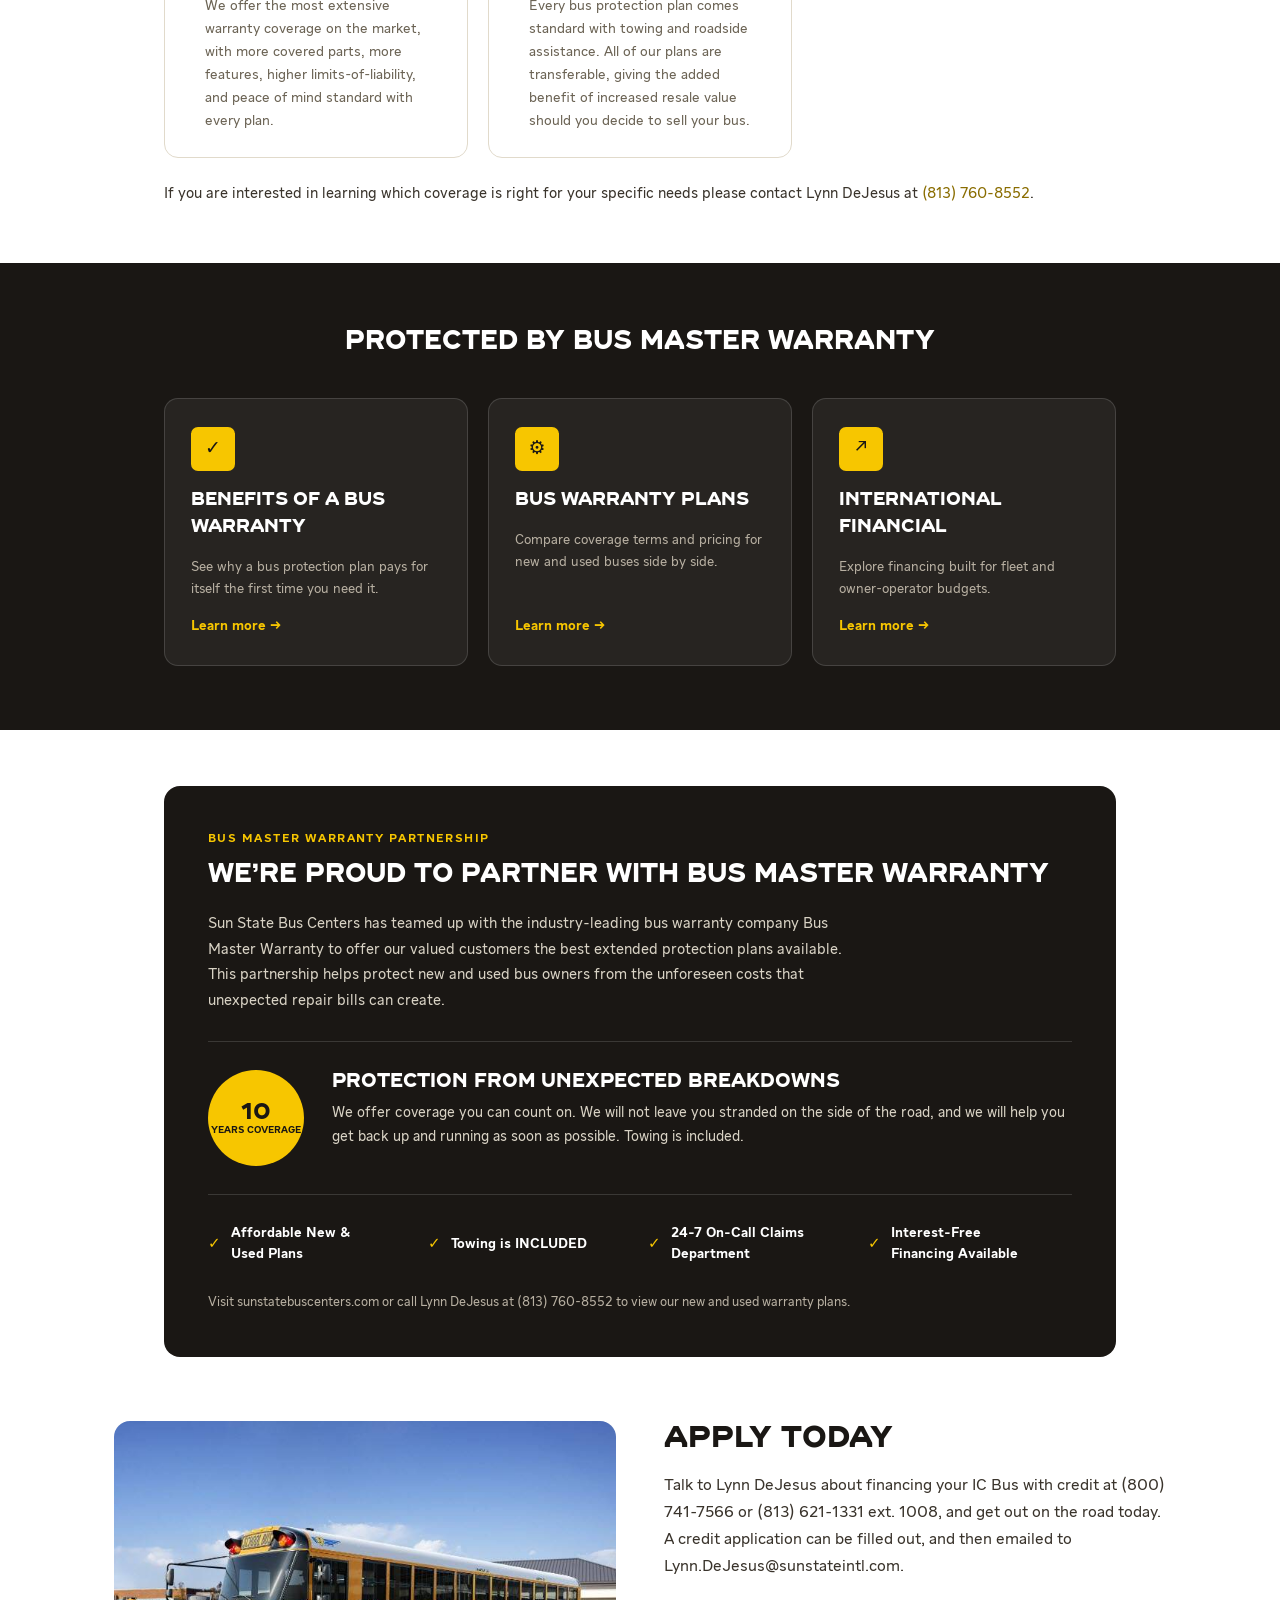
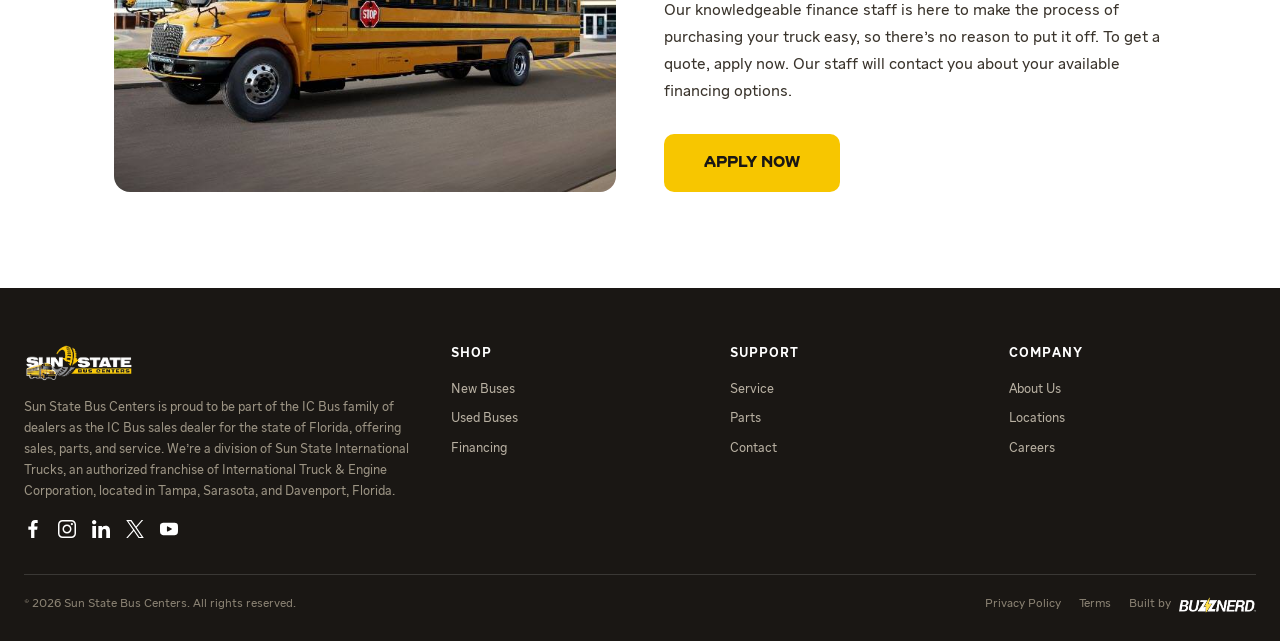
<file: handoff/pages/financing.html>
<!DOCTYPE html>
<html lang="en">
<head>
<meta charset="utf-8">
<meta name="viewport" content="width=device-width, initial-scale=1">
<title>Financing &amp; Warranty | Sun State Bus Centers</title>
<meta name="description" content="Flexible financing and Bus Master Warranty protection plans for new and used IC Bus school buses at Sun State Bus Centers.">
<link rel="stylesheet" href="../css/tokens.css">
<link rel="stylesheet" href="../css/base.css">
<link rel="stylesheet" href="../css/components.css">
<link rel="stylesheet" href="../css/themes.css">
</head>
<body class="theme-sunstate">

<a class="skip-link" href="#main-content">Skip to main content</a>

<!-- ============================================================ UTILITY -->
<div class="utility-bar">
  <div class="utility-bar__group">
    <a class="utility-bar__phone" href="tel:+18007417566"><span aria-hidden="true">&#9742;</span>800-741-7566</a>
    <span class="utility-bar__meta">6020 Adamo Drive, Tampa, FL 33619</span>
  </div>
  <div class="utility-bar__group utility-bar__group--end">
    <a class="utility-bar__link" href="sun-state-bus-centers.html#careers">Careers</a>
    <a class="utility-bar__link" href="sun-state-bus-centers.html#about">About Us</a>
    <a class="utility-bar__link" href="sun-state-bus-centers.html#locations"><span aria-hidden="true">&#9678;</span>Locations</a>
    <div class="utility-bar__social">
      <a href="#" aria-label="Facebook"><img src="../assets/icon-facebook-white.svg" alt=""></a>
      <a href="#" aria-label="Instagram"><img src="../assets/icon-instagram-white.svg" alt=""></a>
      <a href="#" aria-label="LinkedIn"><img src="../assets/icon-linkedin-white.svg" alt=""></a>
      <a href="#" aria-label="Twitter"><img src="../assets/icon-twitter-white.svg" alt=""></a>
      <a href="#" aria-label="YouTube"><img src="../assets/icon-youtube-white.svg" alt=""></a>
    </div>
  </div>
</div>

<!-- ======================================================== PAGE BANNER -->
<section class="hero hero--short" data-screen-label="Page banner">
  <img class="hero__media" src="../assets/hero-bus.jpg" alt="IC Bus school bus with a student waiting to board">
  <div class="hero__scrim hero__scrim--deep"></div>

  <header class="site-header">
    <div class="site-header__inner">
      <a class="site-header__logo" href="sun-state-bus-centers.html#top">
        <img src="../assets/sun-state-logo.png" alt="Sun State Bus Centers">
      </a>
      <nav class="nav" aria-label="Primary">
        <div class="nav__item"><a class="nav__link" href="sun-state-bus-centers.html#inventory">Inventory</a></div>
        <div class="nav__item"><a class="nav__link" href="sun-state-bus-centers.html#inventory">Bus Types</a></div>
        <div class="nav__item"><a class="nav__link" href="sun-state-bus-centers.html#service">Service</a></div>
        <div class="nav__item"><a class="nav__link" href="sun-state-bus-centers.html#parts">Parts</a></div>
        <div class="nav__item"><a class="nav__link nav__link--current" href="financing.html" aria-current="page">Financing</a></div>
        <div class="nav__item"><a class="nav__link" href="sun-state-bus-centers.html#contact">Contact</a></div>
      </nav>
      <button class="nav-toggle" type="button" data-nav-toggle aria-controls="mobile-nav" aria-expanded="false" aria-label="Menu">
        <span class="nav-toggle__bar" aria-hidden="true"></span>
        <span class="nav-toggle__bar" aria-hidden="true"></span>
        <span class="nav-toggle__bar" aria-hidden="true"></span>
      </button>
    </div>
    <div class="mobile-nav" id="mobile-nav" hidden>
      <a class="mobile-nav__link" href="sun-state-bus-centers.html#inventory">Inventory</a>
      <a class="mobile-nav__link" href="sun-state-bus-centers.html#inventory">Bus Types</a>
      <a class="mobile-nav__link" href="sun-state-bus-centers.html#service">Service</a>
      <a class="mobile-nav__link" href="sun-state-bus-centers.html#parts">Parts</a>
      <a class="mobile-nav__link" href="financing.html">Financing</a>
      <a class="mobile-nav__link" href="sun-state-bus-centers.html#contact">Contact</a>
    </div>
  </header>

  <div class="hero__body hero__body--banner">
    <div class="eyebrow eyebrow--on-ink">Financing &amp; Warranty</div>
    <h1 class="title-lg" style="font-size:var(--text-h1);color:var(--white)">Finance Department</h1>
  </div>
</section>

<main id="main-content" tabindex="-1">

<!-- =============================================================== INTRO -->
<section class="container container--narrow" style="padding-top:56px">
  <p class="prose" style="font-size:17px">If you're considering financing your new IC Bus truck, you're in good hands with our finance department. We offer services in and around the Tampa area. Let us help you set up a financing plan that gets you the truck you want as soon as possible. Our friendly and professional staff can get you on the road to your destination in no time.</p>
</section>

<!-- ============================================================ WARRANTY -->
<section class="container container--narrow" style="padding-top:48px" data-screen-label="Warranty">
  <div class="eyebrow">Warranty Information</div>
  <h2 class="title-md" style="font-size:30px;margin-bottom:16px">Sun State Bus Centers Warranty Information</h2>
  <div class="prose" style="margin-bottom:32px">
    <p>Sun State Bus Centers is proud to announce that we've teamed up with the industry leaders for bus warranty protection plans, Bus Master Warranty. This partnership now allows us to extend your manufacturer's warranty for new buses and protect used buses as well. We truly are your one stop shop for all things bus related, offering sales, parts, service and now extended protection for the road ahead.</p>
    <p>Some of the more sought after benefits of a bus protection plan include:</p>
  </div>

  <div class="benefit-grid" style="margin-bottom:24px">
    <div class="benefit-card">
      <div class="benefit-card__head">
        <span class="benefit-card__num" aria-hidden="true">01</span>
        <h3 class="benefit-card__title">Protection From The Unexpected</h3>
      </div>
      <p class="benefit-card__text">Repair costs can wreak havoc on a bus owner's bank account. We offer &ldquo;plan ahead&rdquo; protection to prevent unforeseen financial despair that is inherent with breakdowns.</p>
    </div>
    <div class="benefit-card">
      <div class="benefit-card__head">
        <span class="benefit-card__num" aria-hidden="true">02</span>
        <h3 class="benefit-card__title">New Buses Qualify</h3>
      </div>
      <p class="benefit-card__text">New bus plans protect any bus with at least 6 months of the original manufacturer's warranty remaining on them for an ADDITIONAL 3 to 5 years.</p>
    </div>
    <div class="benefit-card">
      <div class="benefit-card__head">
        <span class="benefit-card__num" aria-hidden="true">03</span>
        <h3 class="benefit-card__title">Most Used Buses Qualify</h3>
      </div>
      <p class="benefit-card__text">If your bus is less than 8 years old then it qualifies for 1 to 3 years of warranty coverage.</p>
    </div>
    <div class="benefit-card">
      <div class="benefit-card__head">
        <span class="benefit-card__num" aria-hidden="true">04</span>
        <h3 class="benefit-card__title">Long-Term Protection</h3>
      </div>
      <p class="benefit-card__text">We know customers are keeping their units on the road longer these days, and that's why we offer industry leading, long-term protection plans for new and used commercial and school buses.</p>
    </div>
    <div class="benefit-card">
      <div class="benefit-card__head">
        <span class="benefit-card__num" aria-hidden="true">05</span>
        <h3 class="benefit-card__title">Superior Customer Service Through-and-Through</h3>
      </div>
      <p class="benefit-card__text">World-class, white glove customer service throughout the entire process. We make it personal &mdash; every time you call you get a knowledgeable representative on the phone to help answer any questions you might have. No answering machines here.</p>
    </div>
    <div class="benefit-card">
      <div class="benefit-card__head">
        <span class="benefit-card__num" aria-hidden="true">06</span>
        <h3 class="benefit-card__title">Future Proof Your Finances</h3>
      </div>
      <p class="benefit-card__text">The price to protect yourself today for 10 years hedges against inflation and saves you money in the long run. Pay today's rates for the life of your contract on all covered repairs.</p>
    </div>
    <div class="benefit-card">
      <div class="benefit-card__head">
        <span class="benefit-card__num" aria-hidden="true">07</span>
        <h3 class="benefit-card__title">Extensive Coverage</h3>
      </div>
      <p class="benefit-card__text">We offer the most extensive warranty coverage on the market, with more covered parts, more features, higher limits-of-liability, and peace of mind standard with every plan.</p>
    </div>
    <div class="benefit-card">
      <div class="benefit-card__head">
        <span class="benefit-card__num" aria-hidden="true">08</span>
        <h3 class="benefit-card__title">Even More Benefits</h3>
      </div>
      <p class="benefit-card__text">Every bus protection plan comes standard with towing and roadside assistance. All of our plans are transferable, giving the added benefit of increased resale value should you decide to sell your bus.</p>
    </div>
  </div>

  <p class="prose prose--sm">If you are interested in learning which coverage is right for your specific needs please contact Lynn DeJesus at <a href="tel:8137608552">(813) 760-8552</a>.</p>
</section>

<!-- ========================================================== CTA CARDS -->
<section class="section--ink" style="margin-top:56px;padding:64px 24px" data-screen-label="Warranty CTAs">
  <div class="container container--narrow">
    <h2 class="title-md" style="font-size:26px;text-align:center;margin-bottom:40px">Protected by Bus Master Warranty</h2>
    <div class="cta-grid">
      <a class="cta-card" href="#">
        <span class="cta-card__icon" aria-hidden="true">&#10003;</span>
        <h3 class="cta-card__title">Benefits of a Bus Warranty</h3>
        <p class="cta-card__text">See why a bus protection plan pays for itself the first time you need it.</p>
        <span class="cta-card__more" aria-hidden="true">Learn more &rarr;</span>
      </a>
      <a class="cta-card" href="#">
        <span class="cta-card__icon" aria-hidden="true">&#9881;</span>
        <h3 class="cta-card__title">Bus Warranty Plans</h3>
        <p class="cta-card__text">Compare coverage terms and pricing for new and used buses side by side.</p>
        <span class="cta-card__more" aria-hidden="true">Learn more &rarr;</span>
      </a>
      <a class="cta-card" href="#">
        <span class="cta-card__icon" aria-hidden="true">&#8599;</span>
        <h3 class="cta-card__title">International Financial</h3>
        <p class="cta-card__text">Explore financing built for fleet and owner-operator budgets.</p>
        <span class="cta-card__more" aria-hidden="true">Learn more &rarr;</span>
      </a>
    </div>
  </div>
</section>

<!-- ========================================================== PROMO CARD -->
<section class="container container--narrow" style="padding-top:56px" data-screen-label="Partnership">
  <div class="promo-card">
    <div class="eyebrow eyebrow--on-ink">Bus Master Warranty Partnership</div>
    <h3 class="promo-card__title">We're proud to partner with Bus Master Warranty</h3>
    <p class="promo-card__text">Sun State Bus Centers has teamed up with the industry-leading bus warranty company Bus Master Warranty to offer our valued customers the best extended protection plans available. This partnership helps protect new and used bus owners from the unforeseen costs that unexpected repair bills can create.</p>

    <div class="promo-card__split">
      <div class="promo-card__seal">
        <span class="promo-card__seal-value">10</span>
        <span class="promo-card__seal-label">Years Coverage</span>
      </div>
      <div style="flex:1;min-width:240px">
        <h4 class="title-sm" style="font-size:19px;color:var(--white);margin-bottom:8px">Protection From Unexpected Breakdowns</h4>
        <p style="font-size:14.5px;line-height:1.65;color:var(--on-dark-1)">We offer coverage you can count on. We will not leave you stranded on the side of the road, and we will help you get back up and running as soon as possible. Towing is included.</p>
      </div>
    </div>

    <div class="checklist" style="margin-bottom:28px">
      <div class="checklist__item"><span class="checklist__mark" aria-hidden="true">&#10003;</span>Affordable New &amp; Used Plans</div>
      <div class="checklist__item"><span class="checklist__mark" aria-hidden="true">&#10003;</span>Towing is INCLUDED</div>
      <div class="checklist__item"><span class="checklist__mark" aria-hidden="true">&#10003;</span>24-7 On-Call Claims Department</div>
      <div class="checklist__item"><span class="checklist__mark" aria-hidden="true">&#10003;</span>Interest-Free Financing Available</div>
    </div>

    <p style="font-size:13px;color:var(--on-dark-2)">Visit sunstatebuscenters.com or call Lynn DeJesus at (813) 760-8552 to view our new and used warranty plans.</p>
  </div>
</section>

<!-- ========================================================= APPLY TODAY -->
<section class="container container--reading" style="padding:64px 24px 96px" data-screen-label="Apply">
  <div class="split split--wide-gap" style="align-items:center">
    <img src="../assets/inventory-ce-series.jpg" alt="IC Bus CE Series school bus" style="width:100%;height:100%;min-height:320px;object-fit:cover;border-radius:var(--radius-xl)">
    <div>
      <h2 class="title-md" style="font-size:30px;margin-bottom:16px">Apply Today</h2>
      <div class="prose" style="margin-bottom:28px">
        <p>Talk to Lynn DeJesus about financing your IC Bus with credit at (800) 741-7566 or (813) 621-1331 ext. 1008, and get out on the road today. A credit application can be filled out, and then emailed to Lynn.DeJesus@sunstateintl.com.</p>
        <p>Our knowledgeable finance staff is here to make the process of purchasing your truck easy, so there's no reason to put it off. To get a quote, apply now. Our staff will contact you about your available financing options.</p>
      </div>
      <a class="btn btn--primary btn--xl" href="#">Apply Now</a>
    </div>
  </div>
</section>

</main>

<!-- ============================================================== FOOTER -->
<footer class="site-footer">
  <div class="site-footer__top">
    <div>
      <div class="site-footer__brand"><img src="../assets/sun-state-logo.png" alt="Sun State Bus Centers"></div>
      <p class="site-footer__about">Sun State Bus Centers is proud to be part of the IC Bus family of dealers as the IC Bus sales dealer for the state of Florida, offering sales, parts, and service. We're a division of Sun State International Trucks, an authorized franchise of International Truck &amp; Engine Corporation, located in Tampa, Sarasota, and Davenport, Florida.</p>
      <div class="site-footer__social">
        <a href="#" aria-label="Facebook"><img src="../assets/icon-facebook-white.svg" alt=""></a>
        <a href="#" aria-label="Instagram"><img src="../assets/icon-instagram-white.svg" alt=""></a>
        <a href="#" aria-label="LinkedIn"><img src="../assets/icon-linkedin-white.svg" alt=""></a>
        <a href="#" aria-label="Twitter"><img src="../assets/icon-twitter-white.svg" alt=""></a>
        <a href="#" aria-label="YouTube"><img src="../assets/icon-youtube-white.svg" alt=""></a>
      </div>
    </div>
    <div>
      <div class="site-footer__col-title">Shop</div>
      <div class="site-footer__links">
        <a href="sun-state-bus-centers.html#inventory">New Buses</a>
        <a href="sun-state-bus-centers.html#inventory">Used Buses</a>
        <a href="financing.html">Financing</a>
      </div>
    </div>
    <div>
      <div class="site-footer__col-title">Support</div>
      <div class="site-footer__links">
        <a href="sun-state-bus-centers.html#service">Service</a>
        <a href="sun-state-bus-centers.html#parts">Parts</a>
        <a href="sun-state-bus-centers.html#contact">Contact</a>
      </div>
    </div>
    <div>
      <div class="site-footer__col-title">Company</div>
      <div class="site-footer__links">
        <a href="sun-state-bus-centers.html#about">About Us</a>
        <a href="sun-state-bus-centers.html#locations">Locations</a>
        <a href="sun-state-bus-centers.html#careers">Careers</a>
      </div>
    </div>
  </div>
  <div class="site-footer__bottom">
    <span>&copy; <span data-year>2026</span> Sun State Bus Centers. All rights reserved.</span>
    <div class="site-footer__legal">
      <a href="#">Privacy Policy</a>
      <a href="#">Terms</a>
      <span class="site-footer__built">Built by <img src="../assets/buzznerd-logo-white-cropped.png" alt="Buzznerd"></span>
    </div>
  </div>
</footer>

<script src="../js/site.js"></script>
</body>
</html>
</file>
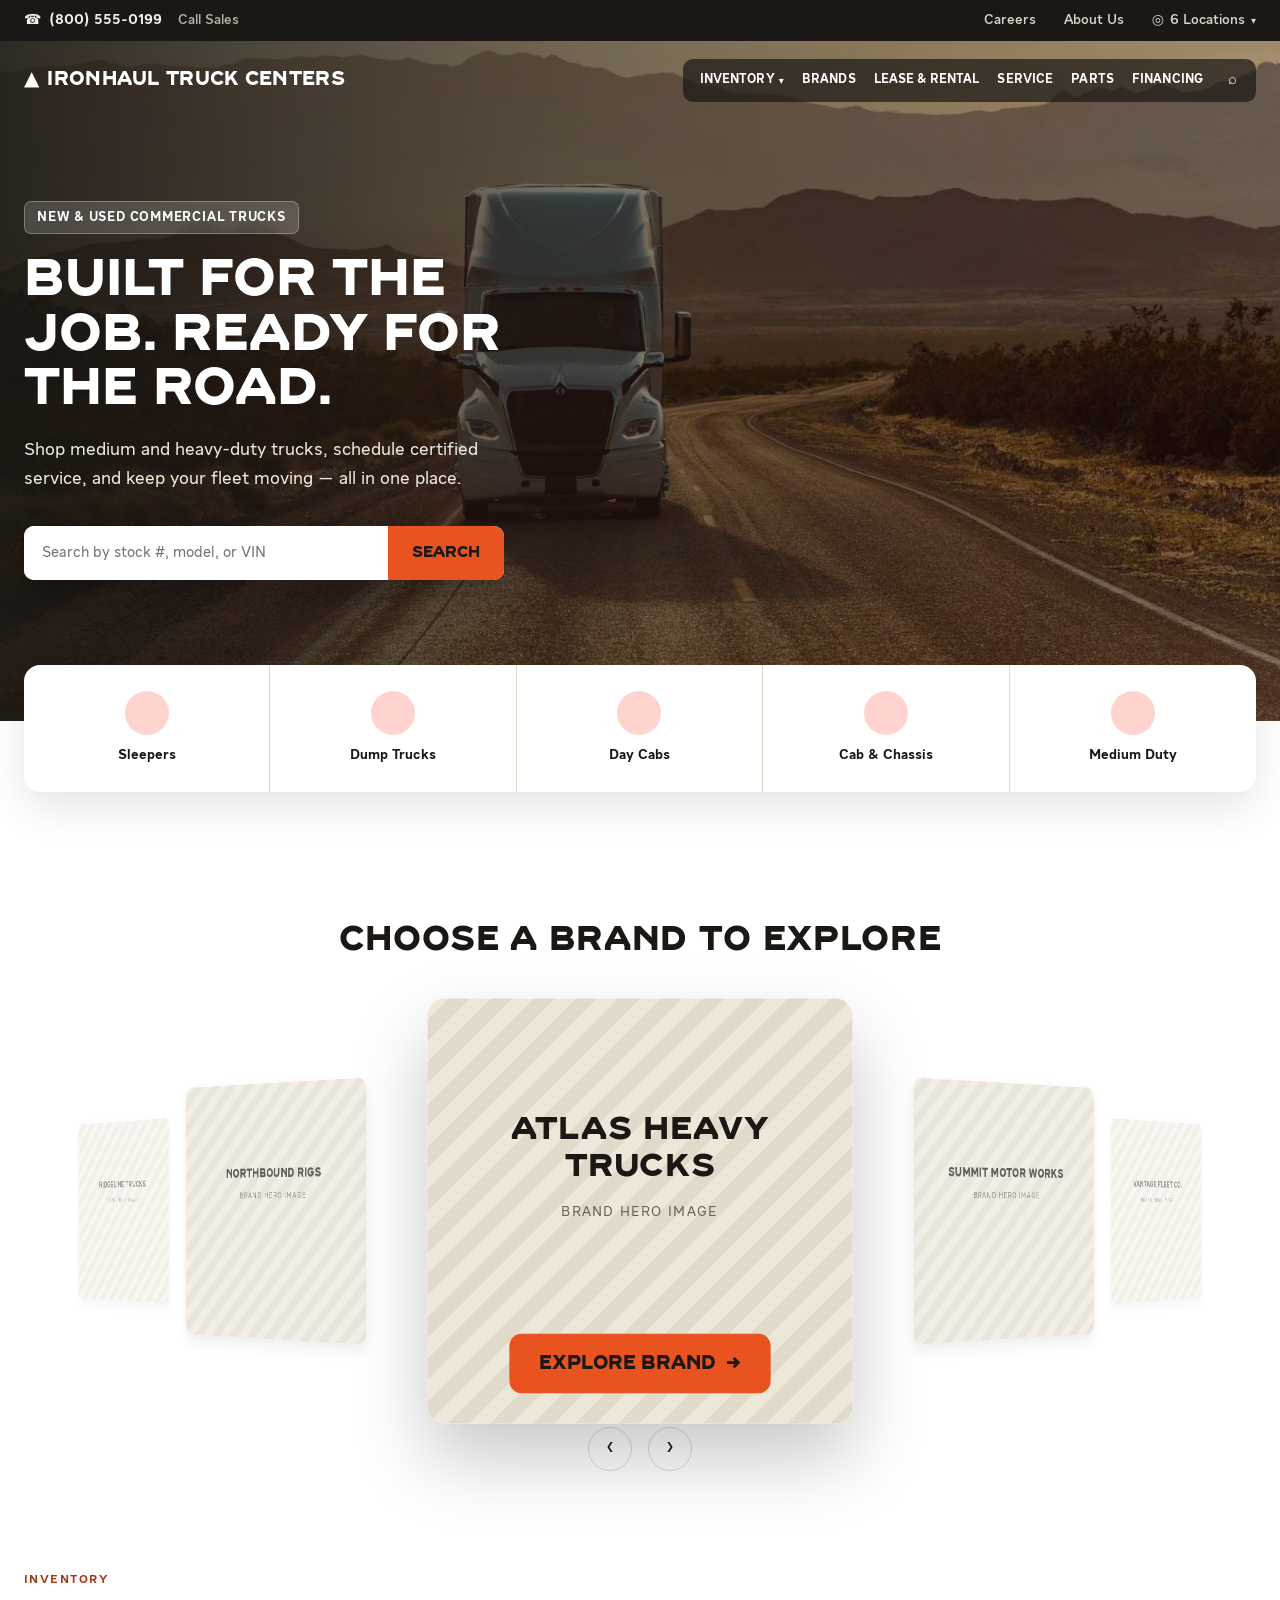
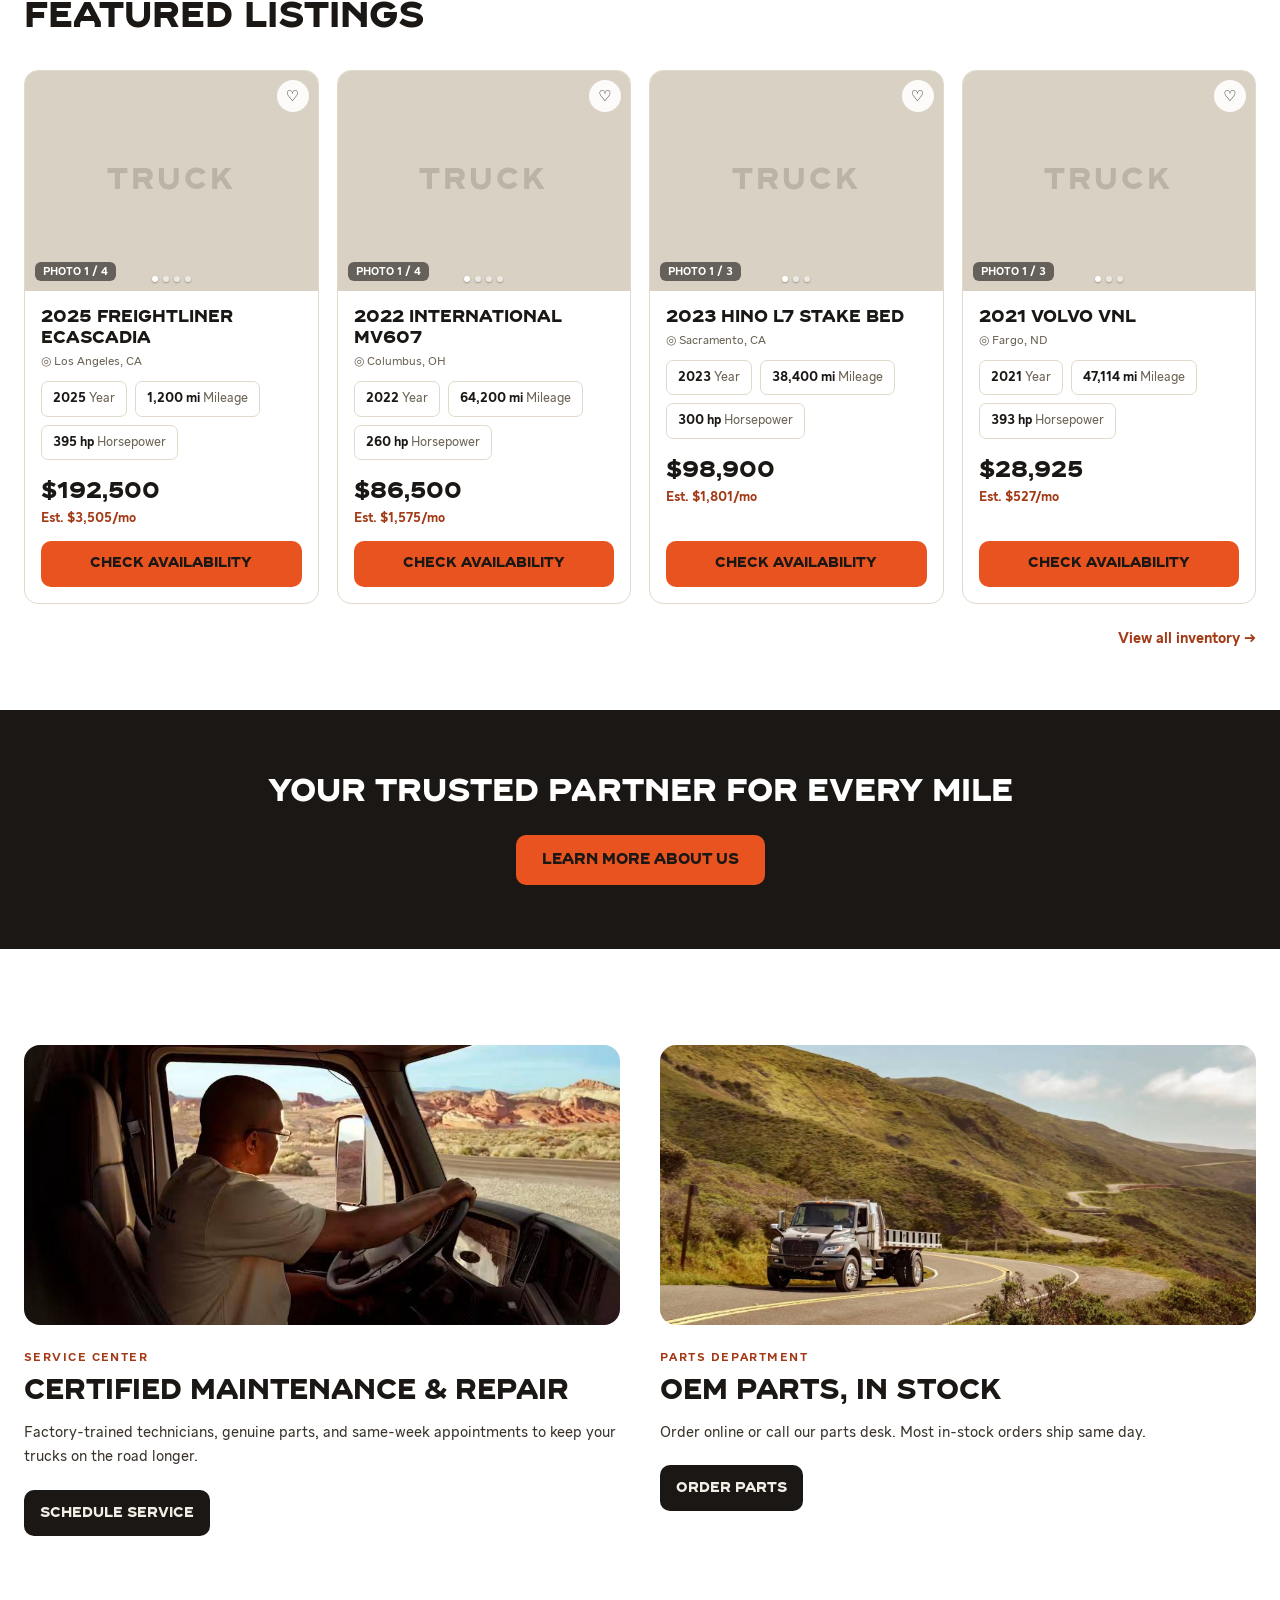
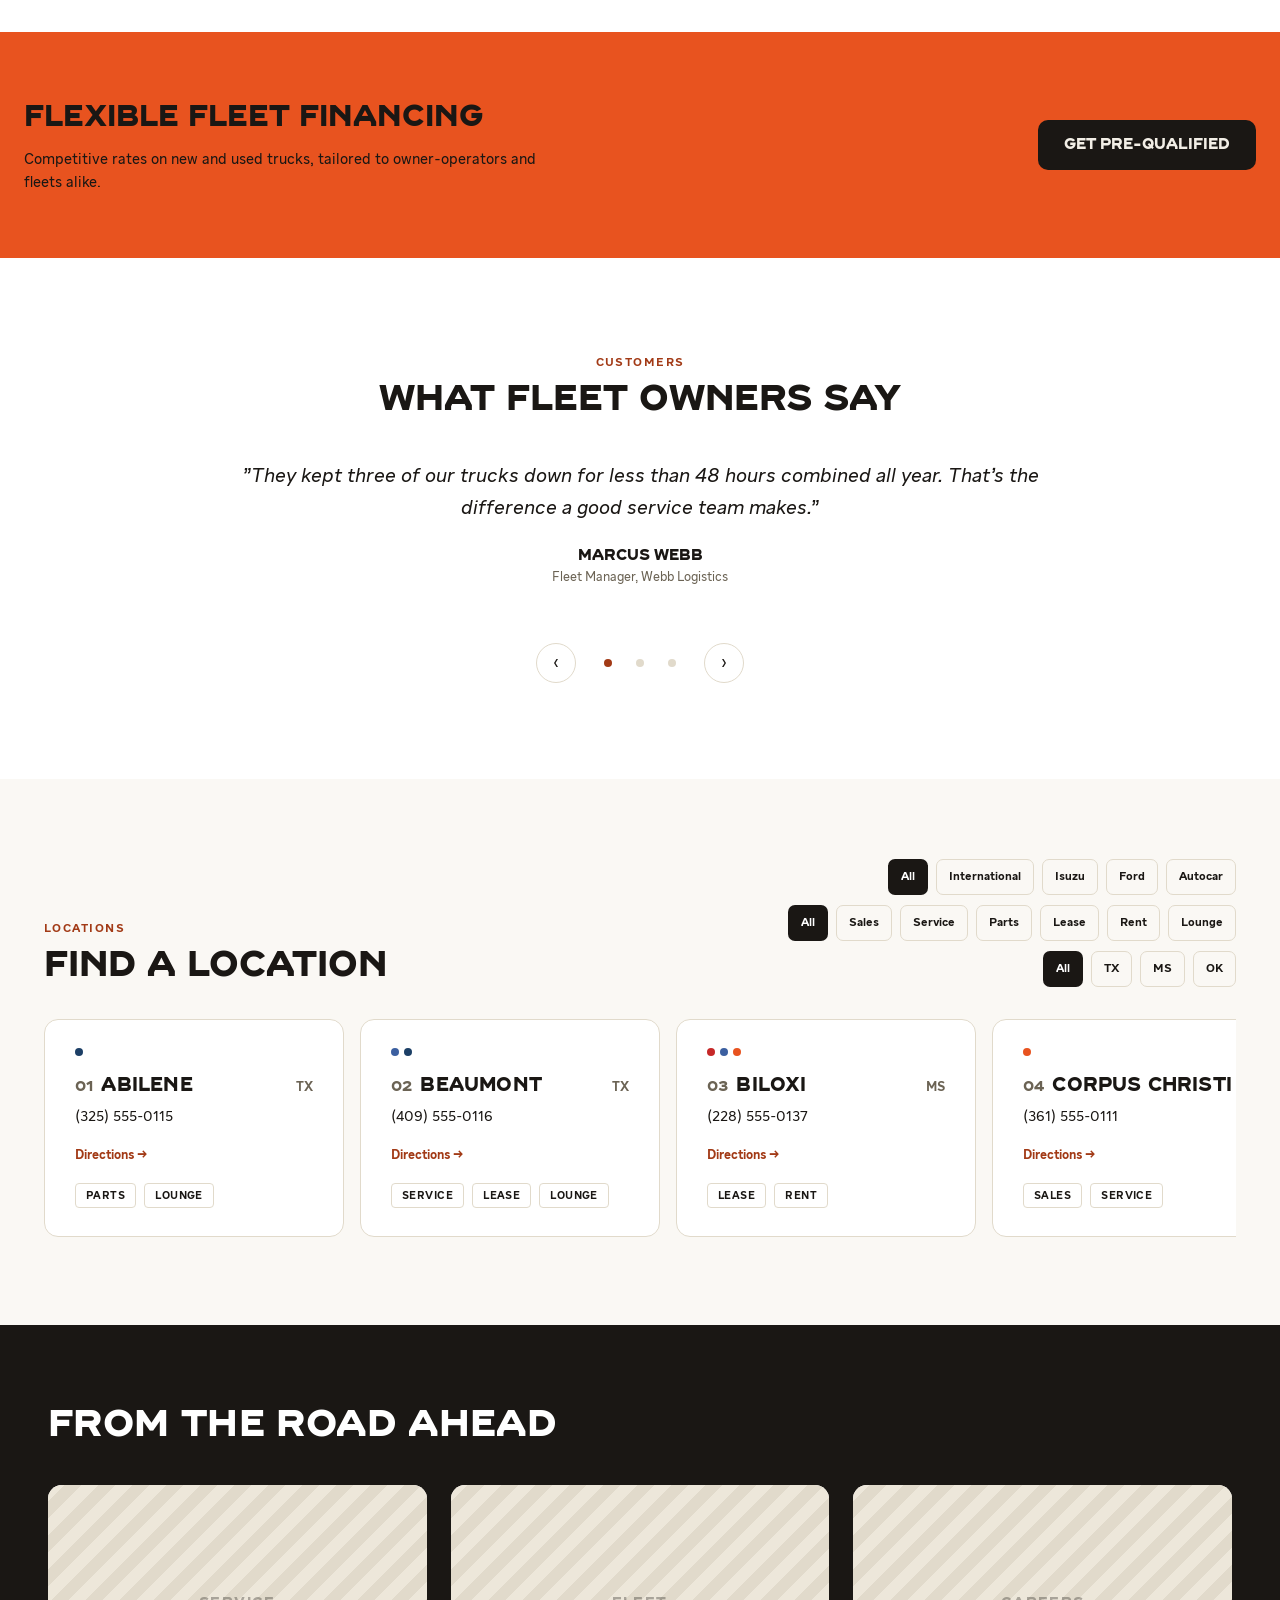
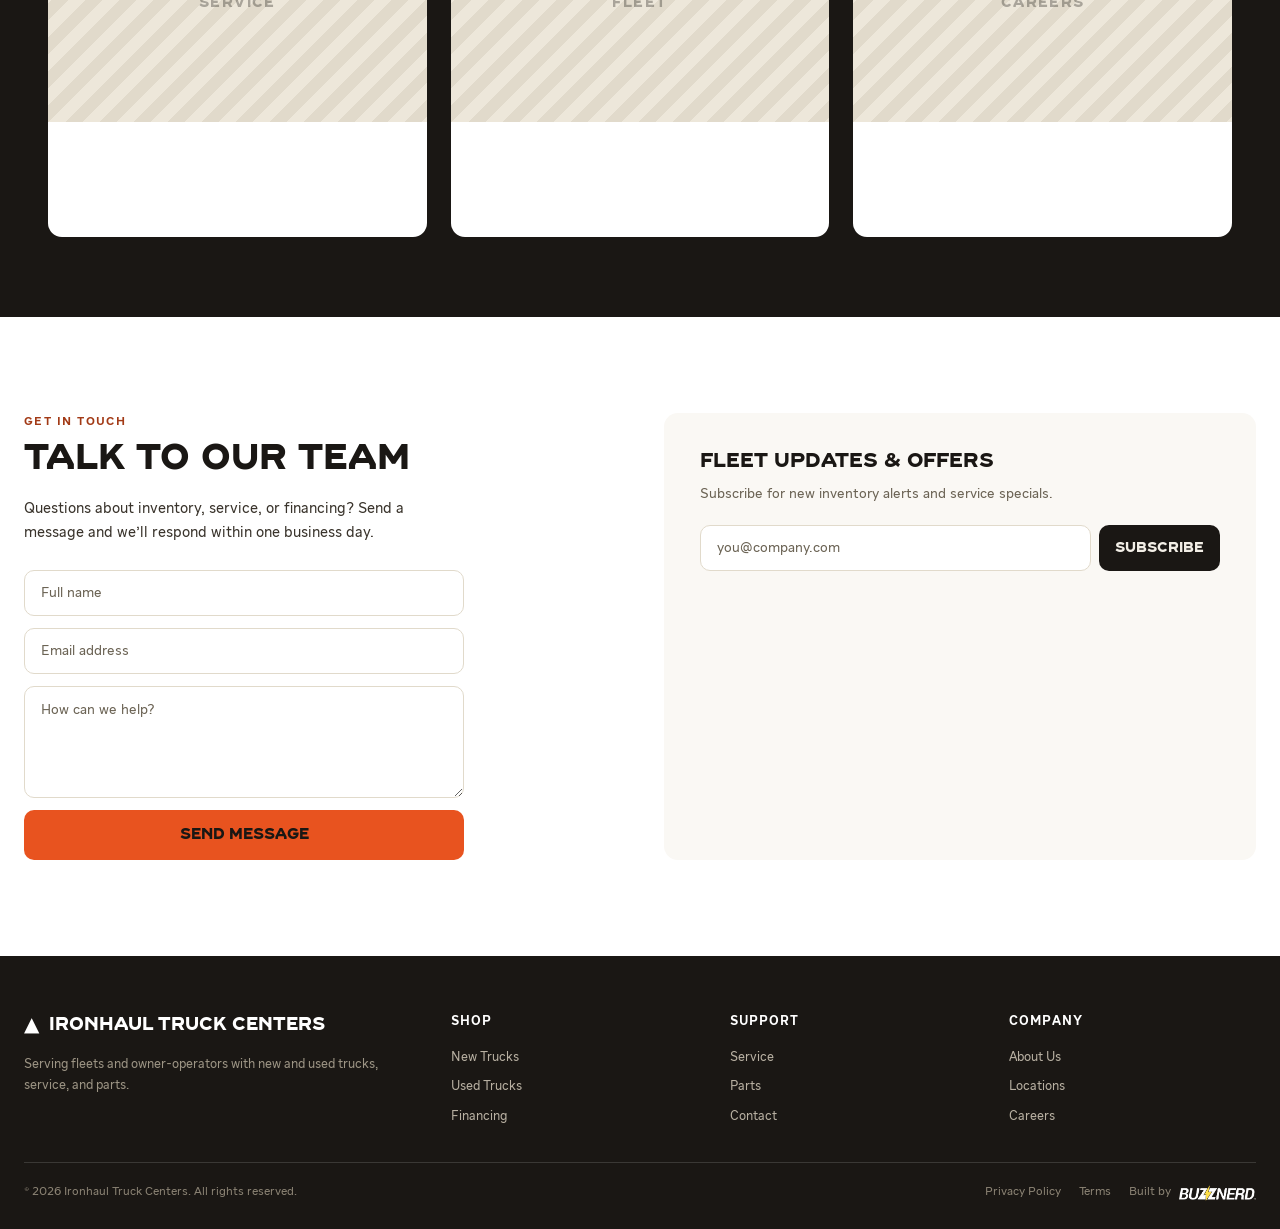
<file: handoff/pages/ironhaul-truck-centers.html>
<!DOCTYPE html>
<html lang="en">
<head>
<meta charset="utf-8">
<meta name="viewport" content="width=device-width, initial-scale=1">
<title>Ironhaul Truck Centers | New &amp; Used Commercial Trucks, Service &amp; Parts</title>
<meta name="description" content="Shop new and used medium and heavy-duty trucks, schedule certified service, order OEM parts, and get flexible fleet financing at Ironhaul Truck Centers. Locations across TX, MS &amp; OK.">
<meta name="robots" content="index, follow">
<link rel="canonical" href="https://www.ironhaultruckcenters.com/">
<meta property="og:type" content="website">
<meta property="og:site_name" content="Ironhaul Truck Centers">
<meta property="og:title" content="Ironhaul Truck Centers | New &amp; Used Commercial Trucks, Service &amp; Parts">
<meta property="og:description" content="Shop new and used medium and heavy-duty trucks, schedule certified service, order OEM parts, and get flexible fleet financing.">
<meta property="og:image" content="https://www.ironhaultruckcenters.com/assets/sunset-highway.jpg">
<meta name="twitter:card" content="summary_large_image">

<link rel="stylesheet" href="../css/tokens.css">
<link rel="stylesheet" href="../css/base.css">
<link rel="stylesheet" href="../css/components.css">
<link rel="stylesheet" href="../css/themes.css">
</head>
<body class="theme-ironhaul">

<a class="skip-link" href="#main-content">Skip to main content</a>

<div class="utility-bar">
  <div class="utility-bar__group">
    <a class="utility-bar__phone" href="tel:+18005550199"><span aria-hidden="true">&#9742;</span>(800) 555-0199</a>
    <a class="utility-bar__meta" href="tel:+18005550199">Call Sales</a>
  </div>
  <div class="utility-bar__group utility-bar__group--end">
    <a class="utility-bar__link" href="#careers">Careers</a>
    <a class="utility-bar__link" href="#about">About Us</a>
    <a class="utility-bar__link" href="#locations"><span aria-hidden="true">&#9678;</span>6 Locations <span class="nav__caret" aria-hidden="true">&#9662;</span></a>
  </div>
</div>

<!-- ================================================================ HERO -->
<section class="hero" id="top" data-screen-label="Hero">
  <img class="hero__media" src="../assets/sunset-highway.jpg" alt="Truck on the highway at sunset">
  <div class="hero__scrim"></div>

  <header class="site-header">
    <div class="site-header__inner">
      <a class="site-header__logo" href="#top">
        <span class="site-header__mark" aria-hidden="true">&#9650;</span>
        <span class="site-header__wordmark">Ironhaul Truck Centers</span>
      </a>

      <nav class="nav" aria-label="Primary">
        <div class="nav__item" data-dropdown>
          <a class="nav__link" href="#inventory" aria-expanded="false">Inventory <span class="nav__caret" aria-hidden="true">&#9662;</span></a>
          <div class="nav__menu" hidden>
            <a class="nav__menu-link" href="#inventory">All Inventory</a>
            <a class="nav__menu-link" href="#inventory">New Trucks</a>
            <a class="nav__menu-link" href="#inventory">Used Trucks</a>
          </div>
        </div>
        <div class="nav__item"><a class="nav__link" href="#brands">Brands</a></div>
        <div class="nav__item"><a class="nav__link" href="#inventory">Lease &amp; Rental</a></div>
        <div class="nav__item"><a class="nav__link" href="#service">Service</a></div>
        <div class="nav__item"><a class="nav__link" href="#parts">Parts</a></div>
        <div class="nav__item"><a class="nav__link" href="#financing">Financing</a></div>
        <button class="nav__search" type="button" aria-label="Search">&#8981;</button>
      </nav>

      <button class="nav-toggle" type="button" data-nav-toggle aria-controls="mobile-nav" aria-expanded="false" aria-label="Menu">
        <span class="nav-toggle__bar" aria-hidden="true"></span>
        <span class="nav-toggle__bar" aria-hidden="true"></span>
        <span class="nav-toggle__bar" aria-hidden="true"></span>
      </button>
    </div>

    <div class="mobile-nav" id="mobile-nav" hidden>
      <a class="mobile-nav__link" href="#inventory">Inventory</a>
      <a class="mobile-nav__link" href="#brands">Brands</a>
      <a class="mobile-nav__link" href="#inventory">Lease &amp; Rental</a>
      <a class="mobile-nav__link" href="#service">Service</a>
      <a class="mobile-nav__link" href="#parts">Parts</a>
      <a class="mobile-nav__link" href="#financing">Financing</a>
      <a class="btn btn--primary mobile-nav__cta" href="#service">Schedule Service</a>
    </div>
  </header>

  <div class="hero__body" id="main-content" tabindex="-1">
    <div class="hero__copy">
      <div class="badge hero__badge">New &amp; Used Commercial Trucks</div>
      <h1 class="hero__title">Built for the Job. Ready for the Road.</h1>
      <p class="hero__lede">Shop medium and heavy-duty trucks, schedule certified service, and keep your fleet moving &mdash; all in one place.</p>
      <form class="search-inline" role="search" action="#inventory">
        <input class="search-inline__input" type="search" aria-label="Search by stock number, model, or VIN" placeholder="Search by stock #, model, or VIN">
        <button class="search-inline__button" type="submit">Search</button>
      </form>
    </div>
  </div>
</section>

<main>

<!-- ========================================================= QUICK LINKS -->
<section class="quicklinks" data-screen-label="Quick links">
  <div class="quicklinks__card">
    <a class="quicklink" href="#inventory"><span class="quicklink__icon" aria-hidden="true"></span><span class="quicklink__label">Sleepers</span></a>
    <a class="quicklink" href="#inventory"><span class="quicklink__icon" aria-hidden="true"></span><span class="quicklink__label">Dump Trucks</span></a>
    <a class="quicklink" href="#inventory"><span class="quicklink__icon" aria-hidden="true"></span><span class="quicklink__label">Day Cabs</span></a>
    <a class="quicklink" href="#inventory"><span class="quicklink__icon" aria-hidden="true"></span><span class="quicklink__label">Cab &amp; Chassis</span></a>
    <a class="quicklink" href="#inventory"><span class="quicklink__icon" aria-hidden="true"></span><span class="quicklink__label">Medium Duty</span></a>
  </div>
</section>

<!-- ====================================================== BRAND CAROUSEL -->
<section id="brands" style="max-width:1920px;margin:0 auto;padding:130px 24px 60px;text-align:center" data-carousel3d-scope data-screen-label="Brand carousel">
  <h2 class="title-lg title--caps" style="font-size:34px;letter-spacing:.02em;margin-bottom:70px">Choose a Brand to Explore</h2>

  <div class="carousel3d" data-carousel3d>
    <button class="carousel3d__card" type="button" data-carousel3d-item aria-label="View Atlas Heavy Trucks">
      <span class="carousel3d__face">
        <span class="carousel3d__name">Atlas Heavy Trucks</span>
        <span class="carousel3d__hint">Brand hero image</span>
        <span class="carousel3d__cta" aria-hidden="true">Explore Brand <span>&rarr;</span></span>
      </span>
    </button>
    <button class="carousel3d__card" type="button" data-carousel3d-item aria-label="View Summit Motor Works">
      <span class="carousel3d__face">
        <span class="carousel3d__name">Summit Motor Works</span>
        <span class="carousel3d__hint">Brand hero image</span>
        <span class="carousel3d__cta" aria-hidden="true">Explore Brand <span>&rarr;</span></span>
      </span>
    </button>
    <button class="carousel3d__card" type="button" data-carousel3d-item aria-label="View Vantage Fleet Co.">
      <span class="carousel3d__face">
        <span class="carousel3d__name">Vantage Fleet Co.</span>
        <span class="carousel3d__hint">Brand hero image</span>
        <span class="carousel3d__cta" aria-hidden="true">Explore Brand <span>&rarr;</span></span>
      </span>
    </button>
    <button class="carousel3d__card" type="button" data-carousel3d-item aria-label="View Ridgeline Trucks">
      <span class="carousel3d__face">
        <span class="carousel3d__name">Ridgeline Trucks</span>
        <span class="carousel3d__hint">Brand hero image</span>
        <span class="carousel3d__cta" aria-hidden="true">Explore Brand <span>&rarr;</span></span>
      </span>
    </button>
    <button class="carousel3d__card" type="button" data-carousel3d-item aria-label="View Northbound Rigs">
      <span class="carousel3d__face">
        <span class="carousel3d__name">Northbound Rigs</span>
        <span class="carousel3d__hint">Brand hero image</span>
        <span class="carousel3d__cta" aria-hidden="true">Explore Brand <span>&rarr;</span></span>
      </span>
    </button>
  </div>

  <div class="carousel3d__nav">
    <button class="icon-btn" type="button" data-carousel3d-prev aria-label="Previous brand">&#8249;</button>
    <button class="icon-btn" type="button" data-carousel3d-next aria-label="Next brand">&#8250;</button>
  </div>
</section>

<!-- =========================================================== INVENTORY -->
<section style="padding:40px 0 0" id="inventory" data-screen-label="Inventory">
  <div class="container">
    <div class="section-head">
      <div>
        <div class="eyebrow">Inventory</div>
        <h2 class="title-lg">Featured Listings</h2>
      </div>
    </div>

    <div class="listing-grid">
      <article class="listing-card">
        <div class="listing-card__media">
          <div class="listing-card__placeholder" aria-hidden="true">TRUCK</div>
          <button class="listing-card__save" type="button" data-save aria-label="Save 2025 Freightliner eCascadia">&#9825;</button>
          <span class="listing-card__counter">PHOTO 1 / 4</span>
          <div class="listing-card__dots" aria-hidden="true">
            <span class="listing-card__dot listing-card__dot--on"></span><span class="listing-card__dot"></span><span class="listing-card__dot"></span><span class="listing-card__dot"></span>
          </div>
        </div>
        <div class="listing-card__body">
          <h3 class="listing-card__title">2025 Freightliner eCascadia</h3>
          <div class="listing-card__meta">&#9678; Los Angeles, CA</div>
          <div class="listing-card__specs">
            <span class="listing-card__spec">2025 <span>Year</span></span>
            <span class="listing-card__spec">1,200 mi <span>Mileage</span></span>
            <span class="listing-card__spec">395 hp <span>Horsepower</span></span>
          </div>
          <div class="listing-card__price">$192,500</div>
          <div class="listing-card__payment">Est. $3,505/mo</div>
          <a class="btn btn--primary btn--block listing-card__cta" href="#contact">Check availability</a>
        </div>
      </article>

      <article class="listing-card">
        <div class="listing-card__media">
          <div class="listing-card__placeholder" aria-hidden="true">TRUCK</div>
          <button class="listing-card__save" type="button" data-save aria-label="Save 2022 International MV607">&#9825;</button>
          <span class="listing-card__counter">PHOTO 1 / 4</span>
          <div class="listing-card__dots" aria-hidden="true">
            <span class="listing-card__dot listing-card__dot--on"></span><span class="listing-card__dot"></span><span class="listing-card__dot"></span><span class="listing-card__dot"></span>
          </div>
        </div>
        <div class="listing-card__body">
          <h3 class="listing-card__title">2022 International MV607</h3>
          <div class="listing-card__meta">&#9678; Columbus, OH</div>
          <div class="listing-card__specs">
            <span class="listing-card__spec">2022 <span>Year</span></span>
            <span class="listing-card__spec">64,200 mi <span>Mileage</span></span>
            <span class="listing-card__spec">260 hp <span>Horsepower</span></span>
          </div>
          <div class="listing-card__price">$86,500</div>
          <div class="listing-card__payment">Est. $1,575/mo</div>
          <a class="btn btn--primary btn--block listing-card__cta" href="#contact">Check availability</a>
        </div>
      </article>

      <article class="listing-card">
        <div class="listing-card__media">
          <div class="listing-card__placeholder" aria-hidden="true">TRUCK</div>
          <button class="listing-card__save" type="button" data-save aria-label="Save 2023 Hino L7 Stake Bed">&#9825;</button>
          <span class="listing-card__counter">PHOTO 1 / 3</span>
          <div class="listing-card__dots" aria-hidden="true">
            <span class="listing-card__dot listing-card__dot--on"></span><span class="listing-card__dot"></span><span class="listing-card__dot"></span>
          </div>
        </div>
        <div class="listing-card__body">
          <h3 class="listing-card__title">2023 Hino L7 Stake Bed</h3>
          <div class="listing-card__meta">&#9678; Sacramento, CA</div>
          <div class="listing-card__specs">
            <span class="listing-card__spec">2023 <span>Year</span></span>
            <span class="listing-card__spec">38,400 mi <span>Mileage</span></span>
            <span class="listing-card__spec">300 hp <span>Horsepower</span></span>
          </div>
          <div class="listing-card__price">$98,900</div>
          <div class="listing-card__payment">Est. $1,801/mo</div>
          <a class="btn btn--primary btn--block listing-card__cta" href="#contact">Check availability</a>
        </div>
      </article>

      <article class="listing-card">
        <div class="listing-card__media">
          <div class="listing-card__placeholder" aria-hidden="true">TRUCK</div>
          <button class="listing-card__save" type="button" data-save aria-label="Save 2021 Volvo VNL">&#9825;</button>
          <span class="listing-card__counter">PHOTO 1 / 3</span>
          <div class="listing-card__dots" aria-hidden="true">
            <span class="listing-card__dot listing-card__dot--on"></span><span class="listing-card__dot"></span><span class="listing-card__dot"></span>
          </div>
        </div>
        <div class="listing-card__body">
          <h3 class="listing-card__title">2021 Volvo VNL</h3>
          <div class="listing-card__meta">&#9678; Fargo, ND</div>
          <div class="listing-card__specs">
            <span class="listing-card__spec">2021 <span>Year</span></span>
            <span class="listing-card__spec">47,114 mi <span>Mileage</span></span>
            <span class="listing-card__spec">393 hp <span>Horsepower</span></span>
          </div>
          <div class="listing-card__price">$28,925</div>
          <div class="listing-card__payment">Est. $527/mo</div>
          <a class="btn btn--primary btn--block listing-card__cta" href="#contact">Check availability</a>
        </div>
      </article>
    </div>

    <p style="text-align:right;padding:24px 0 60px"><a href="#inventory"><strong>View all inventory &rarr;</strong></a></p>
  </div>
</section>

<!-- =============================================================== STATS -->
<section class="section--ink" style="padding:64px 24px" id="about" data-screen-label="About band">
  <div class="container" style="display:flex;flex-direction:column;align-items:center;gap:24px;text-align:center">
    <h2 class="title-lg" style="font-size:32px">Your Trusted Partner for Every Mile</h2>
    <a class="btn btn--primary btn--lg" href="#">Learn More About Us</a>
  </div>
</section>

<!-- ==================================================== SERVICE / PARTS -->
<section class="section" id="service" data-screen-label="Service and Parts">
  <div class="container split">
    <div>
      <img class="feature__media" src="../assets/driver-cab.jpg" alt="Technician working on a truck engine">
      <div class="eyebrow">Service Center</div>
      <h2 class="title-md">Certified Maintenance &amp; Repair</h2>
      <p class="prose prose--sm" style="margin:12px 0 20px">Factory-trained technicians, genuine parts, and same-week appointments to keep your trucks on the road longer.</p>
      <a class="btn btn--dark" href="#contact">Schedule Service</a>
    </div>
    <div id="parts">
      <img class="feature__media" src="../assets/mountain-road.jpg" alt="Truck on a mountain road">
      <div class="eyebrow">Parts Department</div>
      <h2 class="title-md">OEM Parts, In Stock</h2>
      <p class="prose prose--sm" style="margin:12px 0 20px">Order online or call our parts desk. Most in-stock orders ship same day.</p>
      <a class="btn btn--dark" href="#contact">Order Parts</a>
    </div>
  </div>
</section>

<!-- =========================================================== FINANCING -->
<section class="promo-banner" id="financing" data-screen-label="Financing banner">
  <div class="promo-banner__inner">
    <div>
      <h2 class="promo-banner__title">Flexible Fleet Financing</h2>
      <p class="promo-banner__text">Competitive rates on new and used trucks, tailored to owner-operators and fleets alike.</p>
    </div>
    <a class="btn btn--dark btn--lg" href="#">Get Pre-Qualified</a>
  </div>
</section>

<!-- ======================================================== TESTIMONIALS -->
<section class="section" id="testimonials" data-screen-label="Testimonials">
  <div class="container" style="max-width:900px;text-align:center" data-quote-carousel>
    <div class="eyebrow">Customers</div>
    <h2 class="title-lg" style="margin-bottom:40px">What Fleet Owners Say</h2>
    <div class="quote">
      <div data-quote>
        <p class="quote__text">"They kept three of our trucks down for less than 48 hours combined all year. That's the difference a good service team makes."</p>
        <div class="quote__name">Marcus Webb</div>
        <div class="quote__role">Fleet Manager, Webb Logistics</div>
      </div>
      <div data-quote hidden>
        <p class="quote__text">"Financing was straightforward and the team walked us through every option for our first Class 8 purchase."</p>
        <div class="quote__name">Dana Ortiz</div>
        <div class="quote__role">Owner-Operator</div>
      </div>
      <div data-quote hidden>
        <p class="quote__text">"Parts counter always has what we need in stock, or it ships next day. Huge for uptime."</p>
        <div class="quote__name">Ray Callahan</div>
        <div class="quote__role">Operations Lead, Callahan Freight</div>
      </div>
    </div>
    <div class="carousel-controls">
      <button class="icon-btn icon-btn--sm" type="button" data-quote-prev aria-label="Previous testimonial">&#8249;</button>
      <div class="dots">
        <button class="dots__btn" type="button" data-quote-dot aria-label="Show testimonial 1"><span class="dots__dot" aria-hidden="true"></span></button>
        <button class="dots__btn" type="button" data-quote-dot aria-label="Show testimonial 2"><span class="dots__dot" aria-hidden="true"></span></button>
        <button class="dots__btn" type="button" data-quote-dot aria-label="Show testimonial 3"><span class="dots__dot" aria-hidden="true"></span></button>
      </div>
      <button class="icon-btn icon-btn--sm" type="button" data-quote-next aria-label="Next testimonial">&#8250;</button>
    </div>
  </div>
</section>

<!-- =========================================================== LOCATIONS -->
<section class="section--alt" id="locations" style="padding:80px 20px" data-screen-label="Locations">
  <div class="container" data-location-filter>
    <div class="section-head">
      <div>
        <div class="eyebrow">Locations</div>
        <h2 class="title-lg">Find a Location</h2>
      </div>
      <div class="filter-stack">
        <div class="chip-row" role="group" aria-label="Filter by brand">
          <button class="chip" type="button" data-filter-group="brands" data-filter-value="All">All</button>
          <button class="chip" type="button" data-filter-group="brands" data-filter-value="International">International</button>
          <button class="chip" type="button" data-filter-group="brands" data-filter-value="Isuzu">Isuzu</button>
          <button class="chip" type="button" data-filter-group="brands" data-filter-value="Ford">Ford</button>
          <button class="chip" type="button" data-filter-group="brands" data-filter-value="Autocar">Autocar</button>
        </div>
        <div class="chip-row" role="group" aria-label="Filter by department">
          <button class="chip" type="button" data-filter-group="services" data-filter-value="All">All</button>
          <button class="chip" type="button" data-filter-group="services" data-filter-value="Sales">Sales</button>
          <button class="chip" type="button" data-filter-group="services" data-filter-value="Service">Service</button>
          <button class="chip" type="button" data-filter-group="services" data-filter-value="Parts">Parts</button>
          <button class="chip" type="button" data-filter-group="services" data-filter-value="Lease">Lease</button>
          <button class="chip" type="button" data-filter-group="services" data-filter-value="Rent">Rent</button>
          <button class="chip" type="button" data-filter-group="services" data-filter-value="Lounge">Lounge</button>
        </div>
        <div class="chip-row" role="group" aria-label="Filter by state">
          <button class="chip" type="button" data-filter-group="state" data-filter-value="All">All</button>
          <button class="chip" type="button" data-filter-group="state" data-filter-value="TX">TX</button>
          <button class="chip" type="button" data-filter-group="state" data-filter-value="MS">MS</button>
          <button class="chip" type="button" data-filter-group="state" data-filter-value="OK">OK</button>
        </div>
      </div>
    </div>

    <div class="location-rail">
      <div class="location-card" data-location data-services="Parts|Lounge" data-brands="Autocar" data-state="TX">
        <div class="location-card__brands" aria-hidden="true">
          <span class="location-card__brand-dot brand-dot--autocar"></span>
        </div>
        <div class="location-card__head">
          <h3 class="location-card__title" style="font-size:19px"><span class="location-card__num">01</span>Abilene</h3>
          <span class="location-card__state">TX</span>
        </div>
        <div class="location-card__phone">(325) 555-0115</div>
        <a class="location-card__link" href="#">Directions &rarr;</a>
        <div class="tag-row"><span class="tag">Parts</span><span class="tag">Lounge</span></div>
      </div>

      <div class="location-card" data-location data-services="Service|Lease|Lounge" data-brands="Ford|Autocar" data-state="TX">
        <div class="location-card__brands" aria-hidden="true">
          <span class="location-card__brand-dot brand-dot--ford"></span>
          <span class="location-card__brand-dot brand-dot--autocar"></span>
        </div>
        <div class="location-card__head">
          <h3 class="location-card__title" style="font-size:19px"><span class="location-card__num">02</span>Beaumont</h3>
          <span class="location-card__state">TX</span>
        </div>
        <div class="location-card__phone">(409) 555-0116</div>
        <a class="location-card__link" href="#">Directions &rarr;</a>
        <div class="tag-row"><span class="tag">Service</span><span class="tag">Lease</span><span class="tag">Lounge</span></div>
      </div>

      <div class="location-card" data-location data-services="Lease|Rent" data-brands="Isuzu|Ford|International" data-state="MS">
        <div class="location-card__brands" aria-hidden="true">
          <span class="location-card__brand-dot brand-dot--isuzu"></span>
          <span class="location-card__brand-dot brand-dot--ford"></span>
          <span class="location-card__brand-dot brand-dot--international"></span>
        </div>
        <div class="location-card__head">
          <h3 class="location-card__title" style="font-size:19px"><span class="location-card__num">03</span>Biloxi</h3>
          <span class="location-card__state">MS</span>
        </div>
        <div class="location-card__phone">(228) 555-0137</div>
        <a class="location-card__link" href="#">Directions &rarr;</a>
        <div class="tag-row"><span class="tag">Lease</span><span class="tag">Rent</span></div>
      </div>

      <div class="location-card" data-location data-services="Sales|Service" data-brands="International" data-state="TX">
        <div class="location-card__brands" aria-hidden="true">
          <span class="location-card__brand-dot brand-dot--international"></span>
        </div>
        <div class="location-card__head">
          <h3 class="location-card__title" style="font-size:19px"><span class="location-card__num">04</span>Corpus Christi</h3>
          <span class="location-card__state">TX</span>
        </div>
        <div class="location-card__phone">(361) 555-0111</div>
        <a class="location-card__link" href="#">Directions &rarr;</a>
        <div class="tag-row"><span class="tag">Sales</span><span class="tag">Service</span></div>
      </div>

      <div class="location-card" data-location data-services="Sales|Lease|Rent" data-brands="Autocar" data-state="TX">
        <div class="location-card__brands" aria-hidden="true">
          <span class="location-card__brand-dot brand-dot--autocar"></span>
        </div>
        <div class="location-card__head">
          <h3 class="location-card__title" style="font-size:19px"><span class="location-card__num">05</span>Dallas</h3>
          <span class="location-card__state">TX</span>
        </div>
        <div class="location-card__phone">(214) 555-0101</div>
        <a class="location-card__link" href="#">Directions &rarr;</a>
        <div class="tag-row"><span class="tag">Sales</span><span class="tag">Lease</span><span class="tag">Rent</span></div>
      </div>

      <div class="location-card" data-location data-services="Parts|Lounge" data-brands="Isuzu|Ford|International" data-state="OK">
        <div class="location-card__brands" aria-hidden="true">
          <span class="location-card__brand-dot brand-dot--isuzu"></span>
          <span class="location-card__brand-dot brand-dot--ford"></span>
          <span class="location-card__brand-dot brand-dot--international"></span>
        </div>
        <div class="location-card__head">
          <h3 class="location-card__title" style="font-size:19px"><span class="location-card__num">06</span>Enid</h3>
          <span class="location-card__state">OK</span>
        </div>
        <div class="location-card__phone">(580) 555-0131</div>
        <a class="location-card__link" href="#">Directions &rarr;</a>
        <div class="tag-row"><span class="tag">Parts</span><span class="tag">Lounge</span></div>
      </div>

      <p class="location-empty" data-location-empty hidden>No locations match these filters.</p>
    </div>
  </div>
</section>

<!-- ================================================================ BLOG -->
<section class="section--ink" style="padding:80px 24px" id="blog" data-screen-label="Blog">
  <div class="container">
    <h2 class="title-lg title--caps" style="font-size:38px;margin-bottom:36px">From the Road Ahead</h2>
    <div class="blog-grid">
      <a class="blog-card" href="#">
        <div class="blog-card__media"><span class="blog-card__category">Service</span></div>
        <h3 class="blog-card__title">Preventive Maintenance 101: When to Schedule, When to React</h3>
      </a>
      <a class="blog-card" href="#">
        <div class="blog-card__media"><span class="blog-card__category">Fleet</span></div>
        <h3 class="blog-card__title">Spec'ing Your Next Fleet: Matching Truck to Task the Right Way</h3>
      </a>
      <a class="blog-card" href="#">
        <div class="blog-card__media"><span class="blog-card__category">Careers</span></div>
        <h3 class="blog-card__title">Training the Next Generation: How Ironhaul Invests in Its Techs</h3>
      </a>
    </div>
  </div>
</section>

<!-- ============================================================= CONTACT -->
<section class="section" id="contact" data-screen-label="Contact">
  <div class="container split split--wide-gap">
    <div>
      <div class="eyebrow">Get In Touch</div>
      <h2 class="title-lg" style="margin-bottom:16px">Talk to Our Team</h2>
      <p class="prose prose--sm" style="max-width:440px;margin-bottom:24px">Questions about inventory, service, or financing? Send a message and we'll respond within one business day.</p>
      <form class="form" data-demo-form data-success="Thanks — we'll be in touch shortly.">
        <input class="input" type="text" name="name" placeholder="Full name" aria-label="Full name" required>
        <input class="input" type="email" name="email" placeholder="Email address" aria-label="Email address" required>
        <textarea class="textarea" name="message" rows="4" placeholder="How can we help?" aria-label="How can we help?" required></textarea>
        <button class="btn btn--primary btn--lg" type="submit">Send Message</button>
        <p class="form__status" data-form-status role="status" hidden></p>
      </form>
    </div>
    <div class="subscribe">
      <h3 class="title-sm" style="margin-bottom:10px">Fleet Updates &amp; Offers</h3>
      <p style="font-size:14px;color:var(--color-muted);margin-bottom:20px">Subscribe for new inventory alerts and service specials.</p>
      <form class="subscribe__row" data-demo-form data-success="You're subscribed!">
        <input class="input" type="email" name="email" placeholder="you@company.com" aria-label="Email address for fleet updates" required>
        <button class="btn btn--dark" type="submit">Subscribe</button>
        <p class="form__status" data-form-status role="status" hidden style="width:100%"></p>
      </form>
    </div>
  </div>
</section>

</main>

<footer class="site-footer">
  <div class="site-footer__top">
    <div>
      <div class="site-footer__brand">
        <span class="site-header__mark" aria-hidden="true">&#9650;</span>
        <span class="site-footer__wordmark">Ironhaul Truck Centers</span>
      </div>
      <p class="site-footer__about">Serving fleets and owner-operators with new and used trucks, service, and parts.</p>
    </div>
    <div>
      <div class="site-footer__col-title">Shop</div>
      <div class="site-footer__links">
        <a href="#inventory">New Trucks</a>
        <a href="#inventory">Used Trucks</a>
        <a href="#financing">Financing</a>
      </div>
    </div>
    <div>
      <div class="site-footer__col-title">Support</div>
      <div class="site-footer__links">
        <a href="#service">Service</a>
        <a href="#parts">Parts</a>
        <a href="#contact">Contact</a>
      </div>
    </div>
    <div>
      <div class="site-footer__col-title">Company</div>
      <div class="site-footer__links">
        <a href="#about">About Us</a>
        <a href="#locations">Locations</a>
        <a href="#careers">Careers</a>
      </div>
    </div>
  </div>
  <div class="site-footer__bottom">
    <span>&copy; <span data-year>2026</span> Ironhaul Truck Centers. All rights reserved.</span>
    <div class="site-footer__legal">
      <a href="#">Privacy Policy</a>
      <a href="#">Terms</a>
      <span class="site-footer__built">Built by <img src="../assets/buzznerd-logo-white-cropped.png" alt="Buzznerd"></span>
    </div>
  </div>
</footer>

<a class="back-to-top" href="#top" data-back-to-top aria-label="Back to top">&uarr;</a>

<script src="../js/site.js"></script>
</body>
</html>
</file>
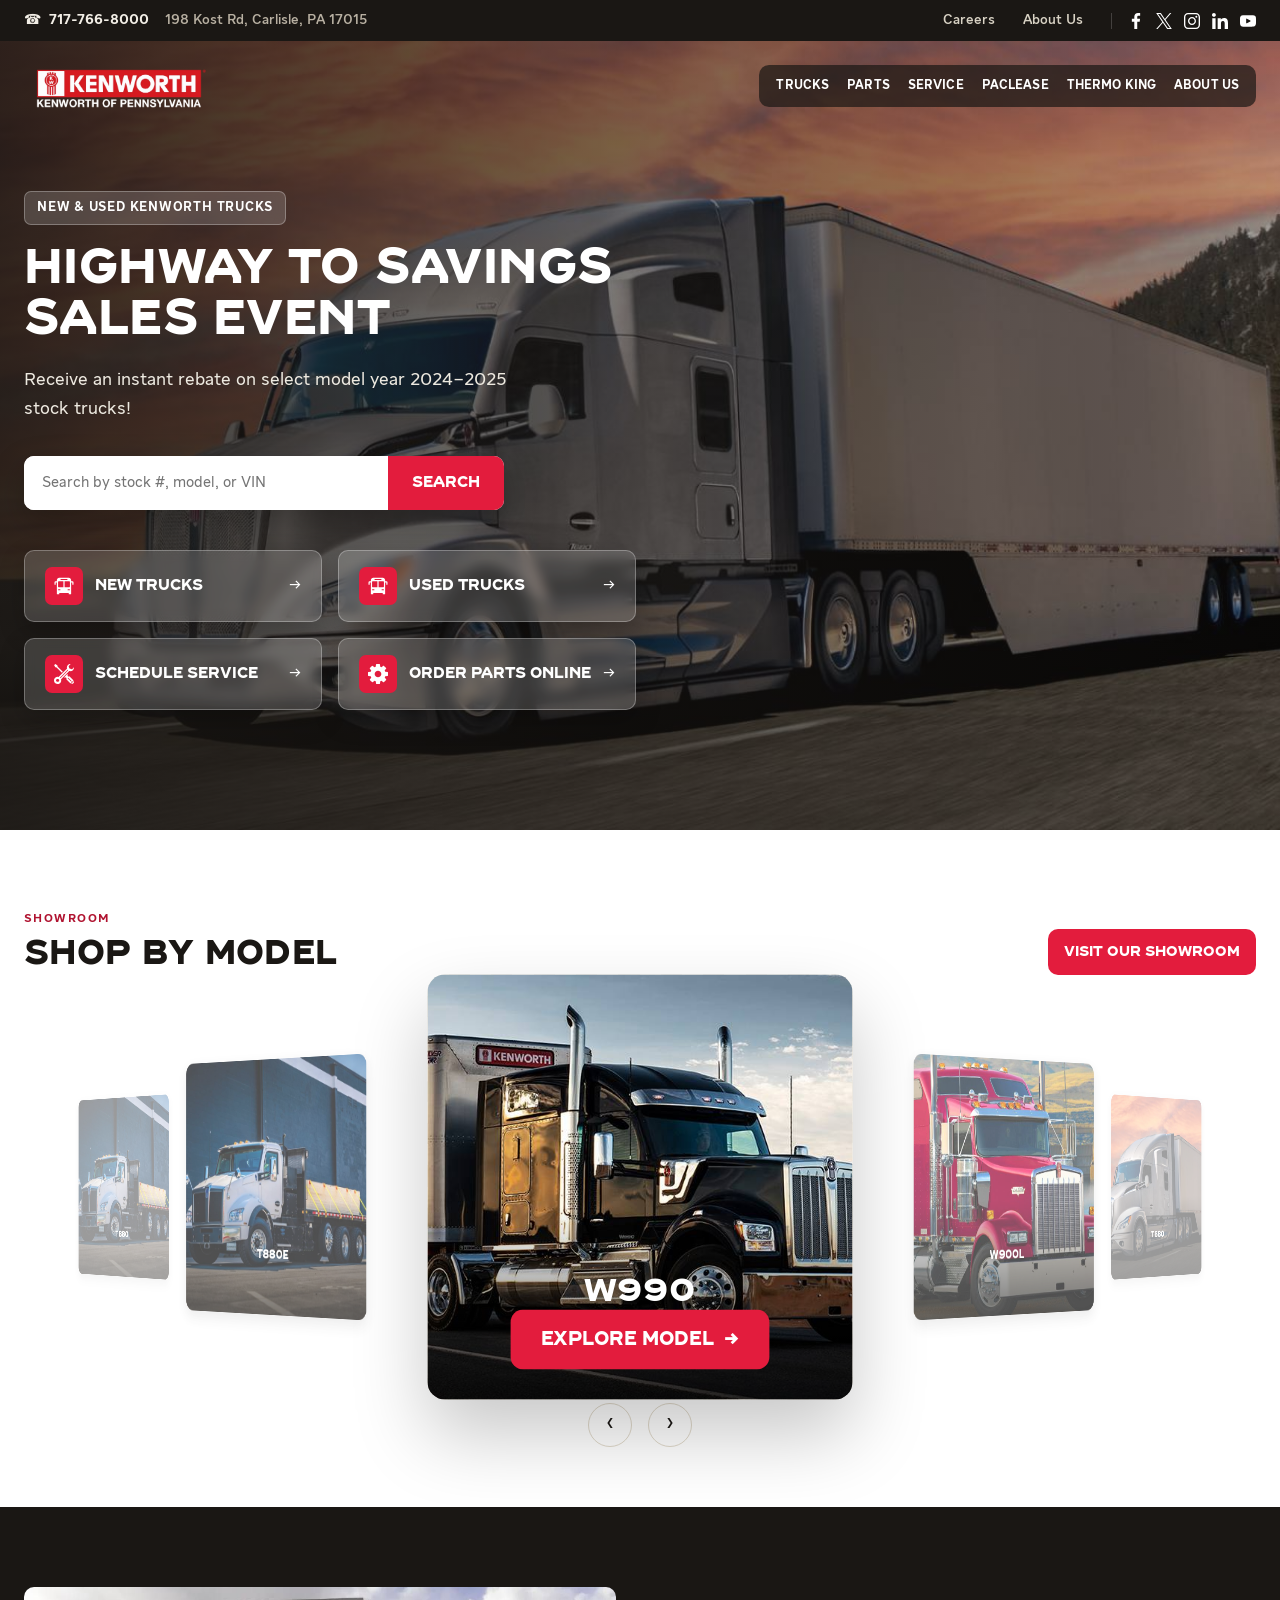
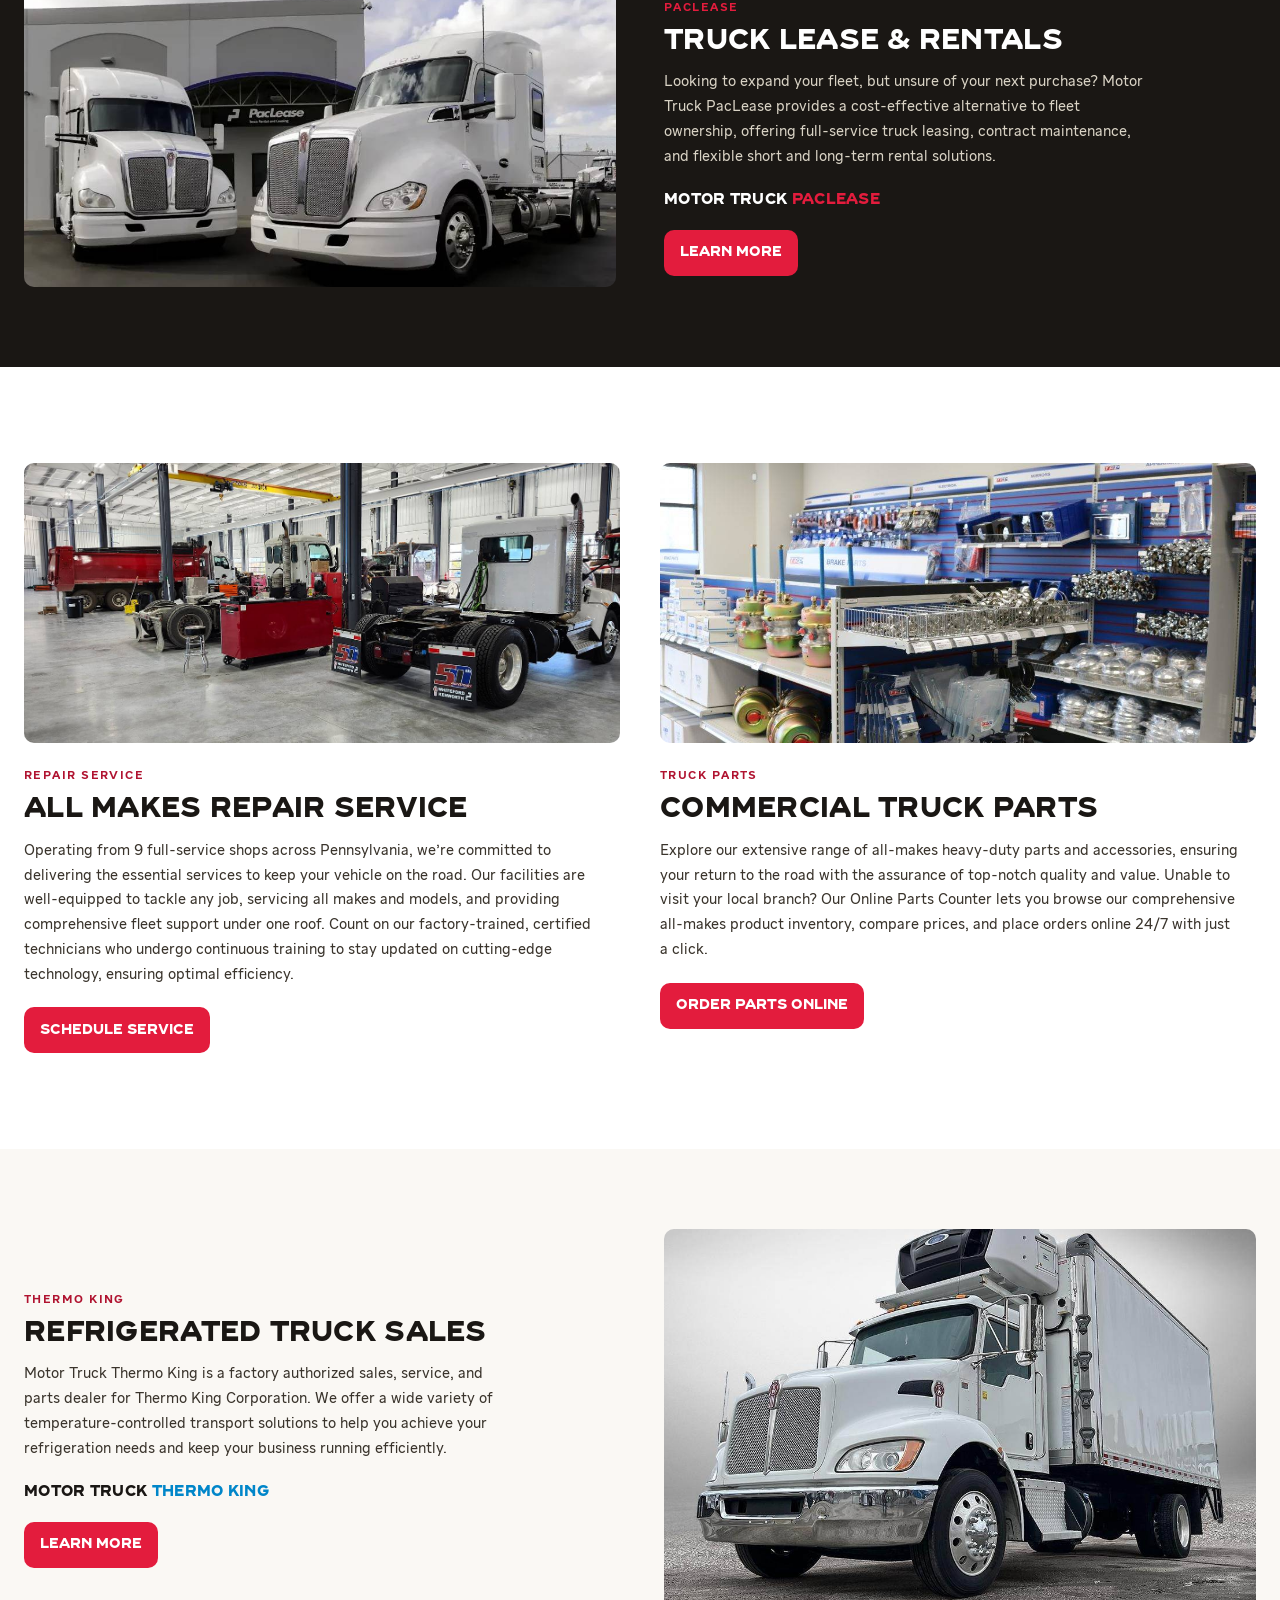
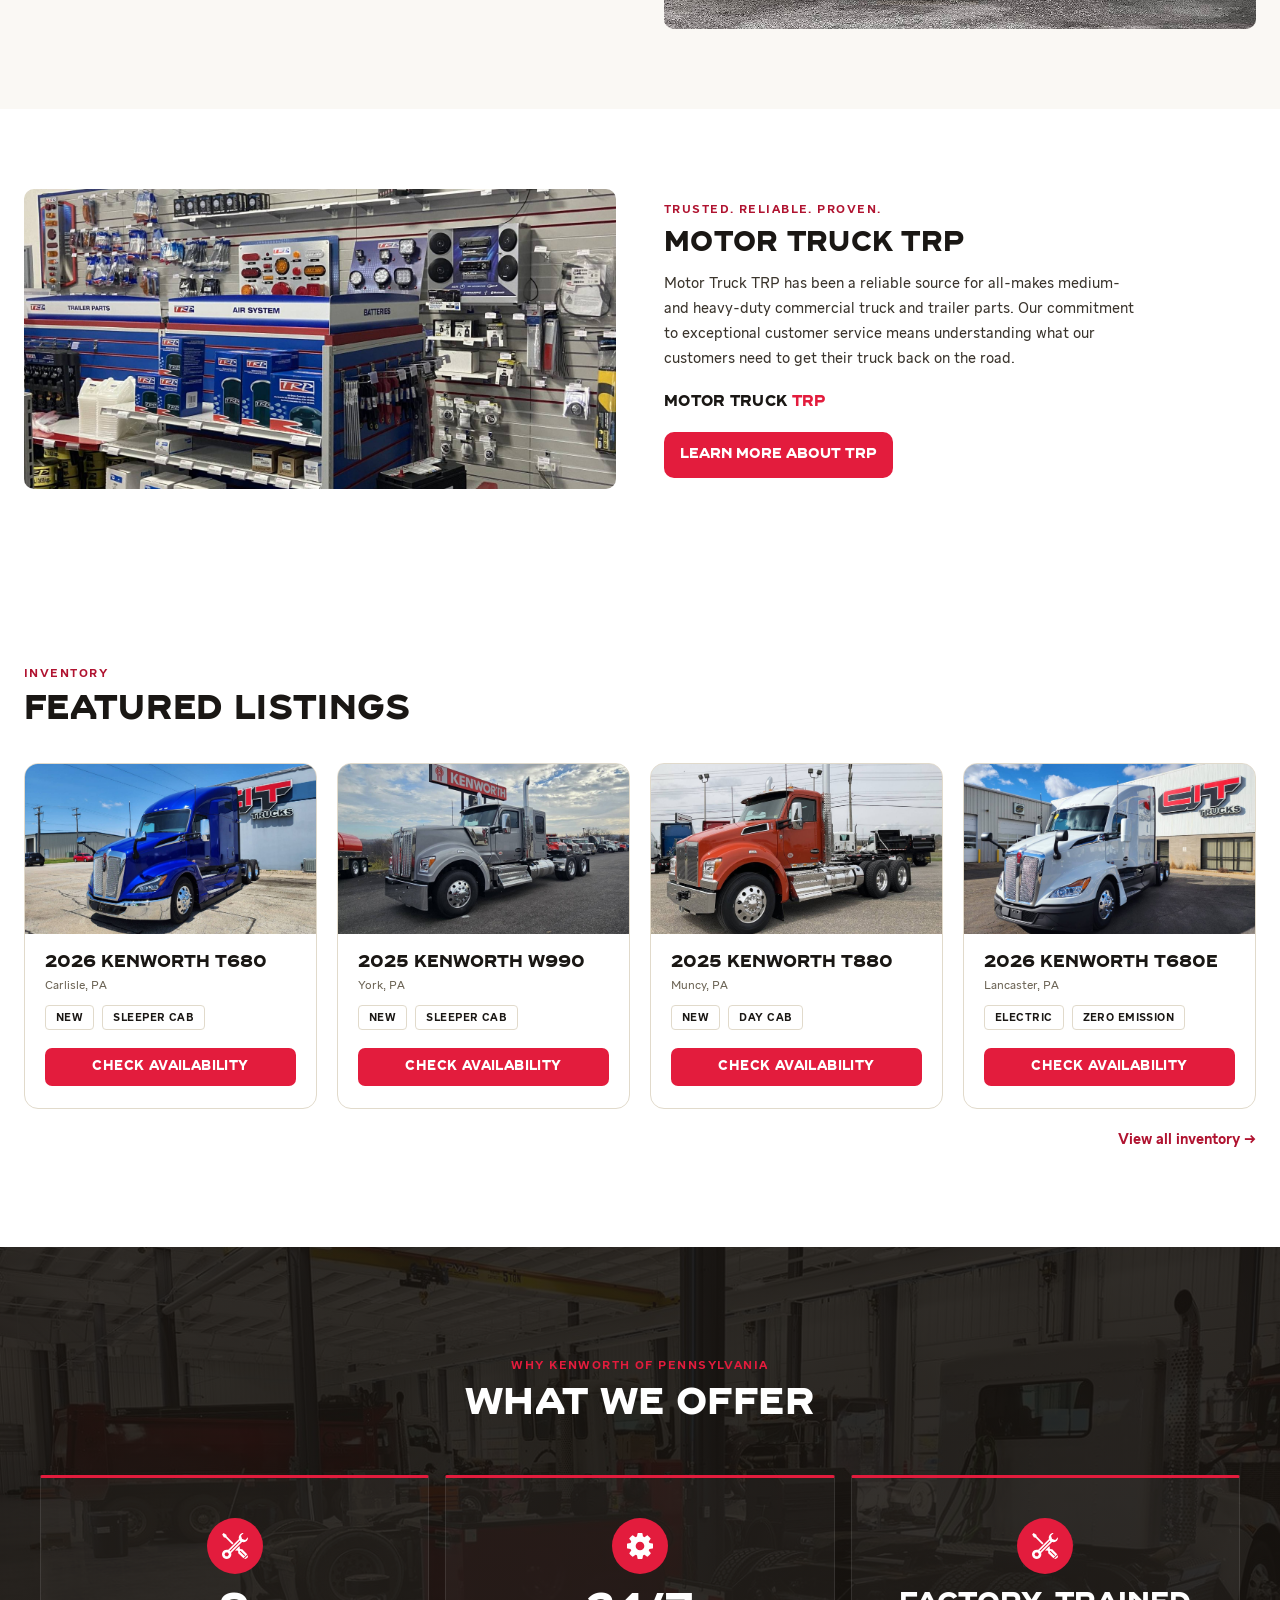
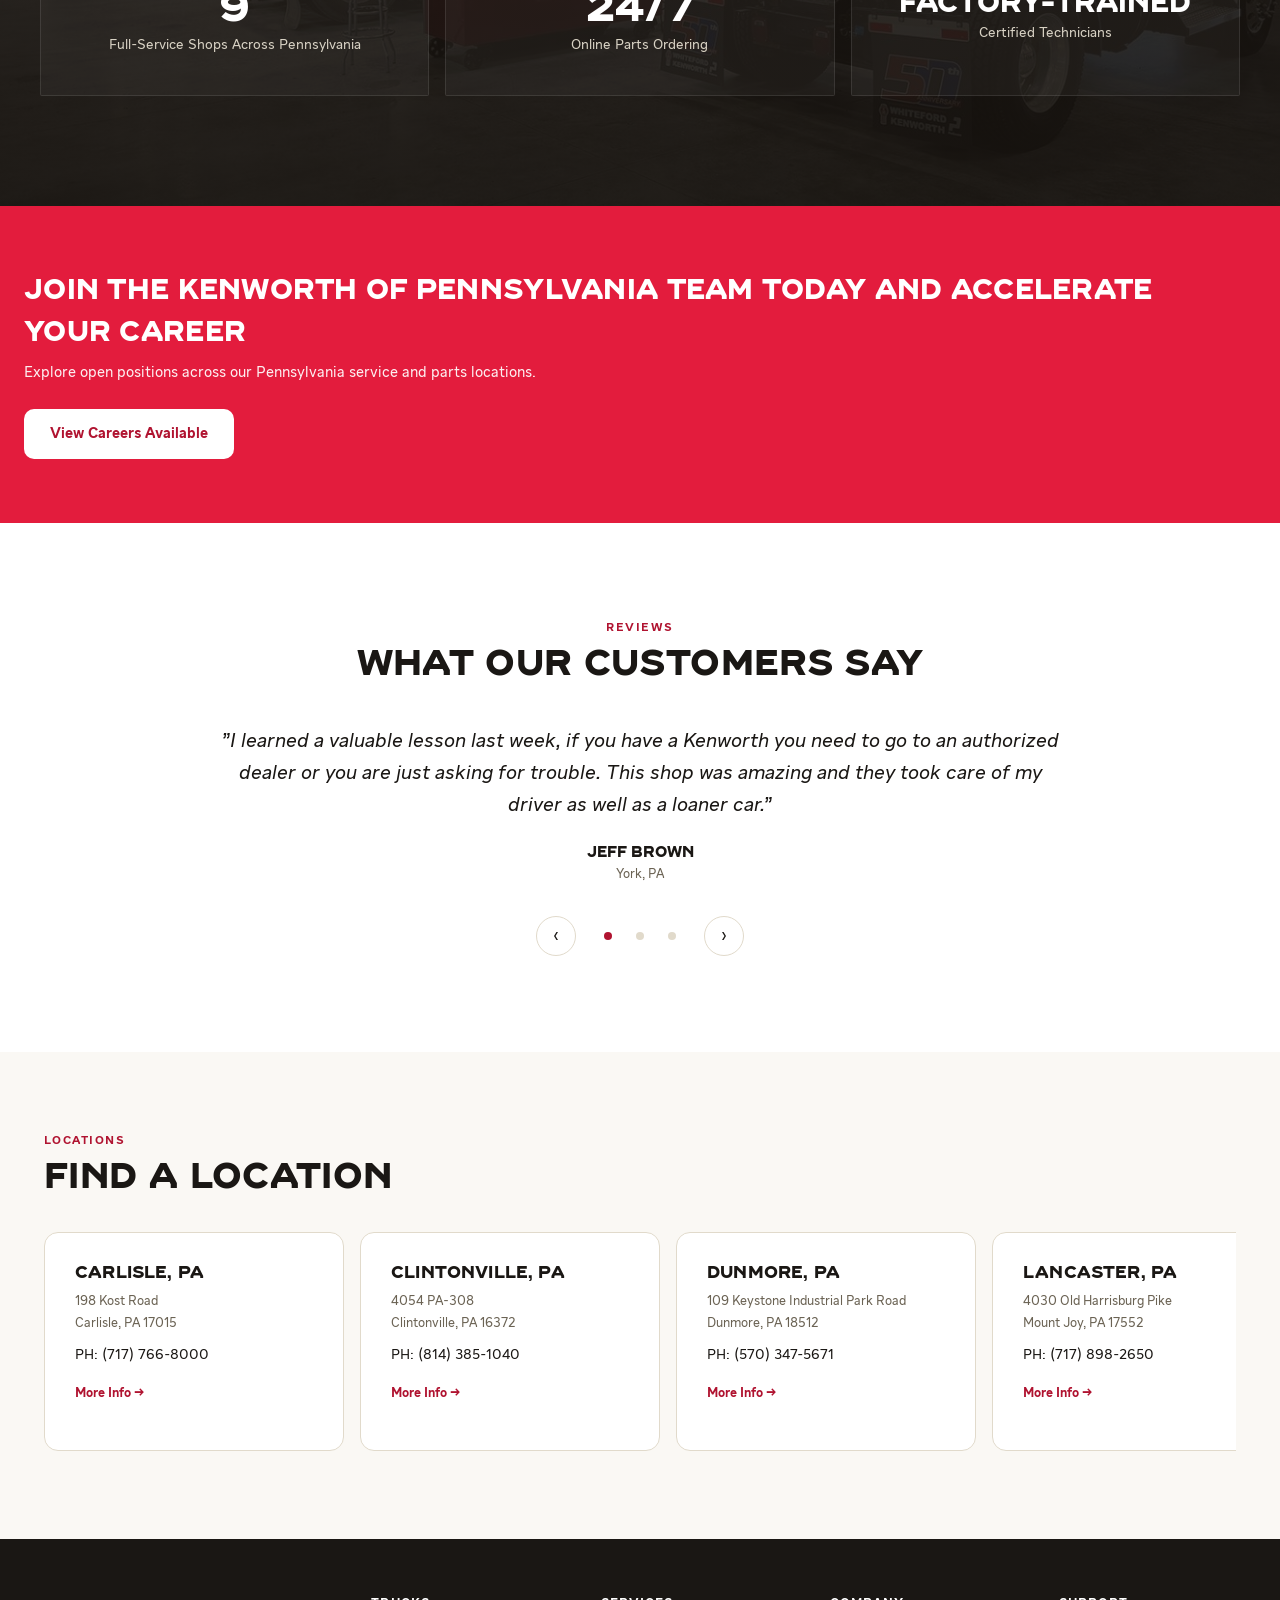
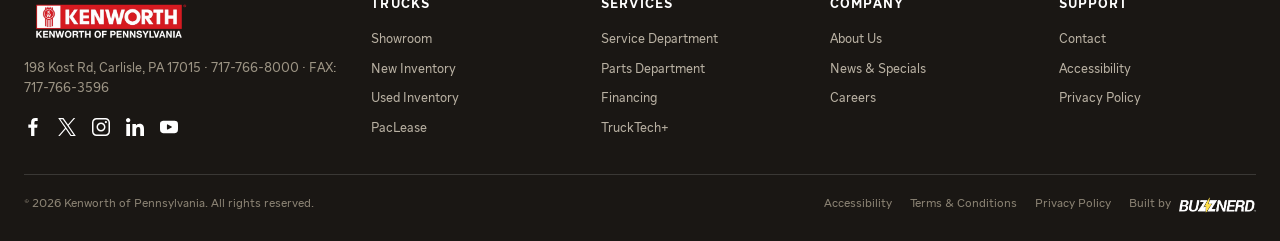
<file: handoff/pages/kenworth-of-pennsylvania.html>
<!DOCTYPE html>
<html lang="en">
<head>
<meta charset="utf-8">
<meta name="viewport" content="width=device-width, initial-scale=1">
<title>Kenworth of Pennsylvania | New &amp; Used Kenworth Trucks, Parts &amp; Service</title>
<meta name="description" content="New and used Kenworth trucks, all-makes repair service, commercial truck parts, PacLease leasing and Thermo King refrigeration across nine Pennsylvania locations.">
<link rel="stylesheet" href="../css/tokens.css">
<link rel="stylesheet" href="../css/base.css">
<link rel="stylesheet" href="../css/components.css">
<link rel="stylesheet" href="../css/themes.css">
</head>
<body class="theme-kenworth">

<a class="skip-link" href="#main-content">Skip to main content</a>

<div class="utility-bar">
  <div class="utility-bar__group">
    <a class="utility-bar__phone" href="tel:7177668000"><span aria-hidden="true">&#9742;</span>717-766-8000</a>
    <span class="utility-bar__meta">198 Kost Rd, Carlisle, PA 17015</span>
  </div>
  <div class="utility-bar__group utility-bar__group--end">
    <a class="utility-bar__link" href="#careers">Careers</a>
    <a class="utility-bar__link" href="#">About Us</a>
    <div class="utility-bar__social">
      <a href="#" aria-label="Facebook"><img src="../assets/icon-facebook-white.svg" alt=""></a>
      <a href="#" aria-label="Twitter"><img src="../assets/icon-twitter-white.svg" alt=""></a>
      <a href="#" aria-label="Instagram"><img src="../assets/icon-instagram-white.svg" alt=""></a>
      <a href="#" aria-label="LinkedIn"><img src="../assets/icon-linkedin-white.svg" alt=""></a>
      <a href="#" aria-label="YouTube"><img src="../assets/icon-youtube-white.svg" alt=""></a>
    </div>
  </div>
</div>

<!-- ================================================================ HERO -->
<section class="hero" id="top" data-screen-label="Hero">
  <img class="hero__media" src="../assets/hero-truck.jpg" alt="Kenworth truck on the highway">
  <div class="hero__scrim"></div>

  <header class="site-header">
    <div class="site-header__inner">
      <a class="site-header__logo" href="#top">
        <img src="../assets/kenworth-logo.png" alt="Kenworth of Pennsylvania" style="width:190px;height:54px;object-fit:contain">
      </a>
      <nav class="nav" aria-label="Primary">
        <div class="nav__item"><a class="nav__link" href="#models">Trucks</a></div>
        <div class="nav__item"><a class="nav__link" href="#parts">Parts</a></div>
        <div class="nav__item"><a class="nav__link" href="#service">Service</a></div>
        <div class="nav__item"><a class="nav__link" href="#lease">PacLease</a></div>
        <div class="nav__item"><a class="nav__link" href="#thermo">Thermo King</a></div>
        <div class="nav__item"><a class="nav__link" href="#">About Us</a></div>
      </nav>
      <button class="nav-toggle" type="button" data-nav-toggle aria-controls="mobile-nav" aria-expanded="false" aria-label="Menu">
        <span class="nav-toggle__bar" aria-hidden="true"></span>
        <span class="nav-toggle__bar" aria-hidden="true"></span>
        <span class="nav-toggle__bar" aria-hidden="true"></span>
      </button>
    </div>
    <div class="mobile-nav" id="mobile-nav" hidden>
      <a class="mobile-nav__link" href="#models">Trucks</a>
      <a class="mobile-nav__link" href="#parts">Parts</a>
      <a class="mobile-nav__link" href="#service">Service</a>
      <a class="mobile-nav__link" href="#lease">PacLease</a>
      <a class="mobile-nav__link" href="#thermo">Thermo King</a>
      <a class="mobile-nav__link" href="#">About Us</a>
    </div>
  </header>

  <div class="hero__body" id="main-content" tabindex="-1">
    <div class="hero__copy">
      <div class="badge hero__badge">New &amp; Used Kenworth Trucks</div>
      <h1 class="hero__title title--caps" style="font-size:48px;line-height:1.08">Highway to Savings Sales Event</h1>
      <p class="hero__lede">Receive an instant rebate on select model year 2024&ndash;2025 stock trucks!</p>
      <form class="search-inline" role="search" action="#inventory">
        <input class="search-inline__input" type="search" aria-label="Search inventory" placeholder="Search by stock #, model, or VIN">
        <button class="search-inline__button" type="submit">Search</button>
      </form>
    </div>

    <div class="hero__actions">
      <a class="action-card" href="#models">
        <span class="action-card__icon" aria-hidden="true"><img src="../assets/icon-bus.svg" alt=""></span>
        <span class="action-card__label">New Trucks</span>
        <span class="action-card__chevron" aria-hidden="true">&rarr;</span>
      </a>
      <a class="action-card" href="#models">
        <span class="action-card__icon" aria-hidden="true"><img src="../assets/icon-bus.svg" alt=""></span>
        <span class="action-card__label">Used Trucks</span>
        <span class="action-card__chevron" aria-hidden="true">&rarr;</span>
      </a>
      <a class="action-card" href="#service">
        <span class="action-card__icon" aria-hidden="true"><img src="../assets/icon-service.svg" alt=""></span>
        <span class="action-card__label">Schedule Service</span>
        <span class="action-card__chevron" aria-hidden="true">&rarr;</span>
      </a>
      <a class="action-card" href="#parts">
        <span class="action-card__icon" aria-hidden="true"><img src="../assets/icon-parts.svg" alt=""></span>
        <span class="action-card__label">Order Parts Online</span>
        <span class="action-card__chevron" aria-hidden="true">&rarr;</span>
      </a>
    </div>
  </div>
</section>

<main>

<!-- ======================================================= SHOP BY MODEL -->
<section id="models" class="container" style="padding:80px 24px 60px" data-carousel3d-scope data-screen-label="Shop by model">
  <div class="section-head">
    <div>
      <div class="eyebrow">Showroom</div>
      <h2 class="title-lg title--caps" style="font-size:34px">Shop by Model</h2>
    </div>
    <a class="btn btn--primary" style="text-transform:uppercase" href="#">Visit Our Showroom</a>
  </div>

  <div class="carousel3d" data-carousel3d>
    <button class="carousel3d__card" type="button" data-carousel3d-item aria-label="View W990">
      <span class="carousel3d__face carousel3d__face--photo">
        <img class="carousel3d__photo" src="../assets/model-w990.jpg" alt="">
        <span class="carousel3d__veil" aria-hidden="true"></span>
        <span class="carousel3d__name">W990</span>
        <span class="carousel3d__cta" aria-hidden="true">Explore Model <span>&rarr;</span></span>
      </span>
    </button>
    <button class="carousel3d__card" type="button" data-carousel3d-item aria-label="View W900L">
      <span class="carousel3d__face carousel3d__face--photo">
        <img class="carousel3d__photo" src="../assets/model-w900l.jpg" alt="">
        <span class="carousel3d__veil" aria-hidden="true"></span>
        <span class="carousel3d__name">W900L</span>
        <span class="carousel3d__cta" aria-hidden="true">Explore Model <span>&rarr;</span></span>
      </span>
    </button>
    <button class="carousel3d__card" type="button" data-carousel3d-item aria-label="View T680">
      <span class="carousel3d__face carousel3d__face--photo">
        <img class="carousel3d__photo" src="../assets/hero-truck.jpg" alt="">
        <span class="carousel3d__veil" aria-hidden="true"></span>
        <span class="carousel3d__name">T680</span>
        <span class="carousel3d__cta" aria-hidden="true">Explore Model <span>&rarr;</span></span>
      </span>
    </button>
    <button class="carousel3d__card" type="button" data-carousel3d-item aria-label="View T680E">
      <span class="carousel3d__face carousel3d__face--photo">
        <img class="carousel3d__photo" src="../assets/model-t680e.jpg" alt="">
        <span class="carousel3d__veil" aria-hidden="true"></span>
        <span class="carousel3d__name">T680E</span>
        <span class="carousel3d__cta" aria-hidden="true">Explore Model <span>&rarr;</span></span>
      </span>
    </button>
    <button class="carousel3d__card" type="button" data-carousel3d-item aria-label="View T880">
      <span class="carousel3d__face carousel3d__face--photo">
        <img class="carousel3d__photo" src="../assets/model-t880.jpg" alt="">
        <span class="carousel3d__veil" aria-hidden="true"></span>
        <span class="carousel3d__name">T880</span>
        <span class="carousel3d__cta" aria-hidden="true">Explore Model <span>&rarr;</span></span>
      </span>
    </button>
    <button class="carousel3d__card" type="button" data-carousel3d-item aria-label="View T880E">
      <span class="carousel3d__face carousel3d__face--photo">
        <img class="carousel3d__photo" src="../assets/model-t880.jpg" alt="">
        <span class="carousel3d__veil" aria-hidden="true"></span>
        <span class="carousel3d__name">T880E</span>
        <span class="carousel3d__cta" aria-hidden="true">Explore Model <span>&rarr;</span></span>
      </span>
    </button>
  </div>

  <div class="carousel3d__nav">
    <button class="icon-btn" type="button" data-carousel3d-prev aria-label="Previous model">&#8249;</button>
    <button class="icon-btn" type="button" data-carousel3d-next aria-label="Next model">&#8250;</button>
  </div>
</section>

<!-- =============================================================== LEASE -->
<section class="section--ink" id="lease" data-screen-label="PacLease">
  <div class="container program" style="padding-block:80px">
    <img class="program__media" src="../assets/paclease-lot.jpg" alt="Leased Kenworth trucks at a PacLease facility">
    <div>
      <div class="eyebrow eyebrow--on-ink">PacLease</div>
      <h2 class="title-md title--caps">Truck Lease &amp; Rentals</h2>
      <p class="prose prose--sm" style="color:var(--on-dark-1);max-width:480px;margin:12px 0 20px">Looking to expand your fleet, but unsure of your next purchase? Motor Truck PacLease provides a cost-effective alternative to fleet ownership, offering full-service truck leasing, contract maintenance, and flexible short and long-term rental solutions.</p>
      <div class="program__lockup" style="color:var(--white)">MOTOR TRUCK <span>PacLease</span></div>
      <a class="btn btn--primary" href="#">Learn More</a>
    </div>
  </div>
</section>

<!-- ==================================================== SERVICE / PARTS -->
<section class="section" id="service" data-screen-label="Service and Parts">
  <div class="container split">
    <div>
      <img class="feature__media" style="border-radius:var(--radius-md)" src="../assets/service-garage.jpg" alt="Technician servicing a truck in the shop">
      <div class="eyebrow">Repair Service</div>
      <h2 class="title-md title--caps">All Makes Repair Service</h2>
      <p class="prose prose--sm" style="margin:12px 0 20px">Operating from 9 full-service shops across Pennsylvania, we're committed to delivering the essential services to keep your vehicle on the road. Our facilities are well-equipped to tackle any job, servicing all makes and models, and providing comprehensive fleet support under one roof. Count on our factory-trained, certified technicians who undergo continuous training to stay updated on cutting-edge technology, ensuring optimal efficiency.</p>
      <a class="btn btn--primary" href="#">Schedule Service</a>
    </div>
    <div id="parts">
      <img class="feature__media" style="border-radius:var(--radius-md)" src="../assets/parts-store.jpg" alt="Commercial truck parts on display">
      <div class="eyebrow">Truck Parts</div>
      <h2 class="title-md title--caps">Commercial Truck Parts</h2>
      <p class="prose prose--sm" style="margin:12px 0 20px">Explore our extensive range of all-makes heavy-duty parts and accessories, ensuring your return to the road with the assurance of top-notch quality and value. Unable to visit your local branch? Our Online Parts Counter lets you browse our comprehensive all-makes product inventory, compare prices, and place orders online 24/7 with just a click.</p>
      <a class="btn btn--primary" href="#">Order Parts Online</a>
    </div>
  </div>
</section>

<!-- ========================================================= THERMO KING -->
<section class="section--alt" id="thermo" data-screen-label="Thermo King">
  <div class="container program program--media-last" style="padding-block:80px">
    <div>
      <div class="eyebrow">Thermo King</div>
      <h2 class="title-md title--caps">Refrigerated Truck Sales</h2>
      <p class="prose prose--sm" style="max-width:480px;margin:12px 0 20px">Motor Truck Thermo King is a factory authorized sales, service, and parts dealer for Thermo King Corporation. We offer a wide variety of temperature-controlled transport solutions to help you achieve your refrigeration needs and keep your business running efficiently.</p>
      <div class="program__lockup">MOTOR TRUCK <span style="color:#0086C9">Thermo King</span></div>
      <a class="btn btn--primary" href="#">Learn More</a>
    </div>
    <img class="program__media program__media--tall" src="../assets/thermo-king-truck.jpg" alt="Refrigerated truck on the highway">
  </div>
</section>

<!-- ================================================================= TRP -->
<section id="trp" data-screen-label="TRP">
  <div class="container program" style="padding-block:80px">
    <img class="program__media" src="../assets/trp-wall.jpg" alt="TRP all-makes parts assortment">
    <div>
      <div class="eyebrow">Trusted. Reliable. Proven.</div>
      <h2 class="title-md title--caps">Motor Truck TRP</h2>
      <p class="prose prose--sm" style="max-width:480px;margin:12px 0 20px">Motor Truck TRP has been a reliable source for all-makes medium- and heavy-duty commercial truck and trailer parts. Our commitment to exceptional customer service means understanding what our customers need to get their truck back on the road.</p>
      <div class="program__lockup">MOTOR TRUCK <span>TRP</span></div>
      <a class="btn btn--primary" href="#">Learn More About TRP</a>
    </div>
  </div>
</section>

<!-- =========================================================== INVENTORY -->
<section class="section container" id="inventory" data-screen-label="Inventory">
  <div class="section-head">
    <div>
      <div class="eyebrow">Inventory</div>
      <h2 class="title-lg title--caps" style="font-size:34px">Featured Listings</h2>
    </div>
  </div>
  <div class="listing-grid listing-grid--roomy">
    <article class="listing-card">
      <div class="listing-card__media" style="aspect-ratio:auto;height:170px"><img src="../assets/listing-t680.jpg" alt="2026 Kenworth T680"></div>
      <div class="listing-card__body" style="padding:18px 20px 22px">
        <h3 class="listing-card__title" style="text-transform:none">2026 Kenworth T680</h3>
        <div class="listing-card__meta">Carlisle, PA</div>
        <div class="tag-row" style="margin-bottom:18px"><span class="tag">New</span><span class="tag">Sleeper Cab</span></div>
        <a class="btn btn--primary btn--block btn--sm listing-card__cta" style="border-radius:var(--radius-sm);text-transform:uppercase;letter-spacing:.03em" href="#">Check Availability</a>
      </div>
    </article>
    <article class="listing-card">
      <div class="listing-card__media" style="aspect-ratio:auto;height:170px"><img src="../assets/listing-w990.jpg" alt="2025 Kenworth W990"></div>
      <div class="listing-card__body" style="padding:18px 20px 22px">
        <h3 class="listing-card__title" style="text-transform:none">2025 Kenworth W990</h3>
        <div class="listing-card__meta">York, PA</div>
        <div class="tag-row" style="margin-bottom:18px"><span class="tag">New</span><span class="tag">Sleeper Cab</span></div>
        <a class="btn btn--primary btn--block btn--sm listing-card__cta" style="border-radius:var(--radius-sm);text-transform:uppercase;letter-spacing:.03em" href="#">Check Availability</a>
      </div>
    </article>
    <article class="listing-card">
      <div class="listing-card__media" style="aspect-ratio:auto;height:170px"><img src="../assets/listing-t880.jpg" alt="2025 Kenworth T880"></div>
      <div class="listing-card__body" style="padding:18px 20px 22px">
        <h3 class="listing-card__title" style="text-transform:none">2025 Kenworth T880</h3>
        <div class="listing-card__meta">Muncy, PA</div>
        <div class="tag-row" style="margin-bottom:18px"><span class="tag">New</span><span class="tag">Day Cab</span></div>
        <a class="btn btn--primary btn--block btn--sm listing-card__cta" style="border-radius:var(--radius-sm);text-transform:uppercase;letter-spacing:.03em" href="#">Check Availability</a>
      </div>
    </article>
    <article class="listing-card">
      <div class="listing-card__media" style="aspect-ratio:auto;height:170px"><img src="../assets/listing-t680e.jpg" alt="2026 Kenworth T680E"></div>
      <div class="listing-card__body" style="padding:18px 20px 22px">
        <h3 class="listing-card__title" style="text-transform:none">2026 Kenworth T680E</h3>
        <div class="listing-card__meta">Lancaster, PA</div>
        <div class="tag-row" style="margin-bottom:18px"><span class="tag">Electric</span><span class="tag">Zero Emission</span></div>
        <a class="btn btn--primary btn--block btn--sm listing-card__cta" style="border-radius:var(--radius-sm);text-transform:uppercase;letter-spacing:.03em" href="#">Check Availability</a>
      </div>
    </article>
  </div>
  <p style="margin-top:20px;text-align:right"><a href="#"><strong>View all inventory &rarr;</strong></a></p>
</section>

<!-- =============================================================== STATS -->
<section class="stats-band" data-screen-label="Why Kenworth of PA">
  <img class="stats-band__media" src="../assets/service-garage.jpg" alt="">
  <div class="stats-band__scrim" aria-hidden="true"></div>
  <div class="stats-band__inner">
    <div class="eyebrow eyebrow--on-ink">Why Kenworth of Pennsylvania</div>
    <h2 class="title-lg title--caps" style="font-size:38px;color:var(--white);margin-bottom:48px">What We Offer</h2>
    <div class="stats stats--rule">
      <div class="stat-card">
        <div class="stat-card__icon"><img src="../assets/icon-service.svg" alt=""></div>
        <div>
          <div class="stat-card__value">9</div>
          <div class="stat-card__label">Full-Service Shops Across Pennsylvania</div>
        </div>
      </div>
      <div class="stat-card">
        <div class="stat-card__icon"><img src="../assets/icon-parts.svg" alt=""></div>
        <div>
          <div class="stat-card__value">24/7</div>
          <div class="stat-card__label">Online Parts Ordering</div>
        </div>
      </div>
      <div class="stat-card">
        <div class="stat-card__icon"><img src="../assets/icon-service.svg" alt=""></div>
        <div>
          <div class="stat-card__value" style="font-size:28px">Factory-Trained</div>
          <div class="stat-card__label">Certified Technicians</div>
        </div>
      </div>
    </div>
  </div>
</section>

<!-- ============================================================= CAREERS -->
<section class="promo-banner" id="careers" data-screen-label="Careers">
  <div class="promo-banner__inner">
    <div>
      <h2 class="promo-banner__title title--caps" style="font-size:28px;color:var(--white)">Join the Kenworth of Pennsylvania Team Today and Accelerate Your Career</h2>
      <p class="promo-banner__text" style="color:var(--white);opacity:.92">Explore open positions across our Pennsylvania service and parts locations.</p>
    </div>
    <a class="btn btn--invert btn--lg" href="#">View Careers Available</a>
  </div>
</section>

<!-- ======================================================== TESTIMONIALS -->
<section class="section" data-screen-label="Reviews">
  <div class="container" style="max-width:900px;text-align:center" data-quote-carousel>
    <div class="eyebrow">Reviews</div>
    <h2 class="title-lg title--caps" style="margin-bottom:40px">What Our Customers Say</h2>
    <div class="quote">
      <div data-quote>
        <p class="quote__text">"I learned a valuable lesson last week, if you have a Kenworth you need to go to an authorized dealer or you are just asking for trouble. This shop was amazing and they took care of my driver as well as a loaner car."</p>
        <div class="quote__name">Jeff Brown</div>
        <div class="quote__role">York, PA</div>
      </div>
      <div data-quote hidden>
        <p class="quote__text">"These guys are great. They got me right in, fixed my issue, and got me back on the road. I've definitely found my service shop to go to after just buying the truck a week ago from another dealership."</p>
        <div class="quote__name">Troy Swindell</div>
        <div class="quote__role">Muncy, PA</div>
      </div>
      <div data-quote hidden>
        <p class="quote__text">"I've been there several times &mdash; good people with a lot of explanations on any issue with your parts and truck."</p>
        <div class="quote__name">Abdikadir Yussuf</div>
        <div class="quote__role">New Stanton, PA</div>
      </div>
    </div>
    <div class="carousel-controls">
      <button class="icon-btn icon-btn--sm" type="button" data-quote-prev aria-label="Previous review">&#8249;</button>
      <div class="dots">
        <button class="dots__btn" type="button" data-quote-dot aria-label="Show review 1"><span class="dots__dot" aria-hidden="true"></span></button>
        <button class="dots__btn" type="button" data-quote-dot aria-label="Show review 2"><span class="dots__dot" aria-hidden="true"></span></button>
        <button class="dots__btn" type="button" data-quote-dot aria-label="Show review 3"><span class="dots__dot" aria-hidden="true"></span></button>
      </div>
      <button class="icon-btn icon-btn--sm" type="button" data-quote-next aria-label="Next review">&#8250;</button>
    </div>
  </div>
</section>

<!-- =========================================================== LOCATIONS -->
<section class="section--alt" id="locations" style="padding:80px 20px" data-screen-label="Locations">
  <div class="container">
    <div class="section-head">
      <div>
        <div class="eyebrow">Locations</div>
        <h2 class="title-lg title--caps">Find a Location</h2>
      </div>
    </div>
    <div class="location-rail">
      <div class="location-card">
        <h3 class="location-card__title" style="margin-bottom:6px">Carlisle, PA</h3>
        <div class="location-card__address" style="margin-bottom:2px">198 Kost Road</div>
        <div class="location-card__address">Carlisle, PA 17015</div>
        <div class="location-card__phone">PH: (717) 766-8000</div>
        <a class="location-card__link" href="#">More Info &rarr;</a>
      </div>
      <div class="location-card">
        <h3 class="location-card__title" style="margin-bottom:6px">Clintonville, PA</h3>
        <div class="location-card__address" style="margin-bottom:2px">4054 PA-308</div>
        <div class="location-card__address">Clintonville, PA 16372</div>
        <div class="location-card__phone">PH: (814) 385-1040</div>
        <a class="location-card__link" href="#">More Info &rarr;</a>
      </div>
      <div class="location-card">
        <h3 class="location-card__title" style="margin-bottom:6px">Dunmore, PA</h3>
        <div class="location-card__address" style="margin-bottom:2px">109 Keystone Industrial Park Road</div>
        <div class="location-card__address">Dunmore, PA 18512</div>
        <div class="location-card__phone">PH: (570) 347-5671</div>
        <a class="location-card__link" href="#">More Info &rarr;</a>
      </div>
      <div class="location-card">
        <h3 class="location-card__title" style="margin-bottom:6px">Lancaster, PA</h3>
        <div class="location-card__address" style="margin-bottom:2px">4030 Old Harrisburg Pike</div>
        <div class="location-card__address">Mount Joy, PA 17552</div>
        <div class="location-card__phone">PH: (717) 898-2650</div>
        <a class="location-card__link" href="#">More Info &rarr;</a>
      </div>
      <div class="location-card">
        <h3 class="location-card__title" style="margin-bottom:6px">Muncy, PA</h3>
        <div class="location-card__address" style="margin-bottom:2px">80 Fitness Drive</div>
        <div class="location-card__address">Muncy, PA 17756</div>
        <div class="location-card__phone">PH: (570) 308-3590</div>
        <a class="location-card__link" href="#">More Info &rarr;</a>
      </div>
      <div class="location-card">
        <h3 class="location-card__title" style="margin-bottom:6px">New Stanton, PA</h3>
        <div class="location-card__address" style="margin-bottom:2px">530 North Center Avenue</div>
        <div class="location-card__address">New Stanton, PA 15672</div>
        <div class="location-card__phone">PH: (724) 925-5000</div>
        <a class="location-card__link" href="#">More Info &rarr;</a>
      </div>
      <div class="location-card">
        <h3 class="location-card__title" style="margin-bottom:6px">Pittsburgh, PA</h3>
        <div class="location-card__address" style="margin-bottom:2px">201 Center Avenue</div>
        <div class="location-card__address">Leetsdale, PA 15056</div>
        <div class="location-card__phone">PH: (412) 778-0160</div>
        <a class="location-card__link" href="#">More Info &rarr;</a>
      </div>
      <div class="location-card">
        <h3 class="location-card__title" style="margin-bottom:6px">Shartlesville, PA</h3>
        <div class="location-card__address" style="margin-bottom:2px">16 Motel Drive</div>
        <div class="location-card__address">Shartlesville, PA 19554</div>
        <div class="location-card__phone">PH: (610) 488-1660</div>
        <a class="location-card__link" href="#">More Info &rarr;</a>
      </div>
      <div class="location-card">
        <h3 class="location-card__title" style="margin-bottom:6px">York, PA</h3>
        <div class="location-card__address" style="margin-bottom:2px">805 Vogelsong Road</div>
        <div class="location-card__address">York, PA 17404</div>
        <div class="location-card__phone">PH: (717) 848-8797</div>
        <a class="location-card__link" href="#">More Info &rarr;</a>
      </div>
    </div>
  </div>
</section>

</main>

<footer class="site-footer">
  <div class="site-footer__top">
    <div>
      <div class="site-footer__brand">
        <img src="../assets/kenworth-logo.png" alt="Kenworth of Pennsylvania" style="width:170px;height:48px;object-fit:contain">
      </div>
      <p class="site-footer__about">198 Kost Rd, Carlisle, PA 17015 &middot; 717-766-8000 &middot; FAX: 717-766-3596</p>
      <div class="site-footer__social">
        <a href="#" aria-label="Facebook"><img src="../assets/icon-facebook-white.svg" alt=""></a>
        <a href="#" aria-label="Twitter"><img src="../assets/icon-twitter-white.svg" alt=""></a>
        <a href="#" aria-label="Instagram"><img src="../assets/icon-instagram-white.svg" alt=""></a>
        <a href="#" aria-label="LinkedIn"><img src="../assets/icon-linkedin-white.svg" alt=""></a>
        <a href="#" aria-label="YouTube"><img src="../assets/icon-youtube-white.svg" alt=""></a>
      </div>
    </div>
    <div>
      <div class="site-footer__col-title">Trucks</div>
      <div class="site-footer__links">
        <a href="#models">Showroom</a>
        <a href="#">New Inventory</a>
        <a href="#">Used Inventory</a>
        <a href="#lease">PacLease</a>
      </div>
    </div>
    <div>
      <div class="site-footer__col-title">Services</div>
      <div class="site-footer__links">
        <a href="#service">Service Department</a>
        <a href="#parts">Parts Department</a>
        <a href="#">Financing</a>
        <a href="#">TruckTech+</a>
      </div>
    </div>
    <div>
      <div class="site-footer__col-title">Company</div>
      <div class="site-footer__links">
        <a href="#">About Us</a>
        <a href="#">News &amp; Specials</a>
        <a href="#careers">Careers</a>
      </div>
    </div>
    <div>
      <div class="site-footer__col-title">Support</div>
      <div class="site-footer__links">
        <a href="#">Contact</a>
        <a href="#">Accessibility</a>
        <a href="#">Privacy Policy</a>
      </div>
    </div>
  </div>
  <div class="site-footer__bottom">
    <span>&copy; <span data-year>2026</span> Kenworth of Pennsylvania. All rights reserved.</span>
    <div class="site-footer__legal">
      <a href="#">Accessibility</a>
      <a href="#">Terms &amp; Conditions</a>
      <a href="#">Privacy Policy</a>
      <span class="site-footer__built">Built by <img src="../assets/buzznerd-logo-white-cropped.png" alt="Buzznerd"></span>
    </div>
  </div>
</footer>

<a class="back-to-top" href="#top" data-back-to-top aria-label="Back to top">&uarr;</a>

<script src="../js/site.js"></script>
</body>
</html>
</file>
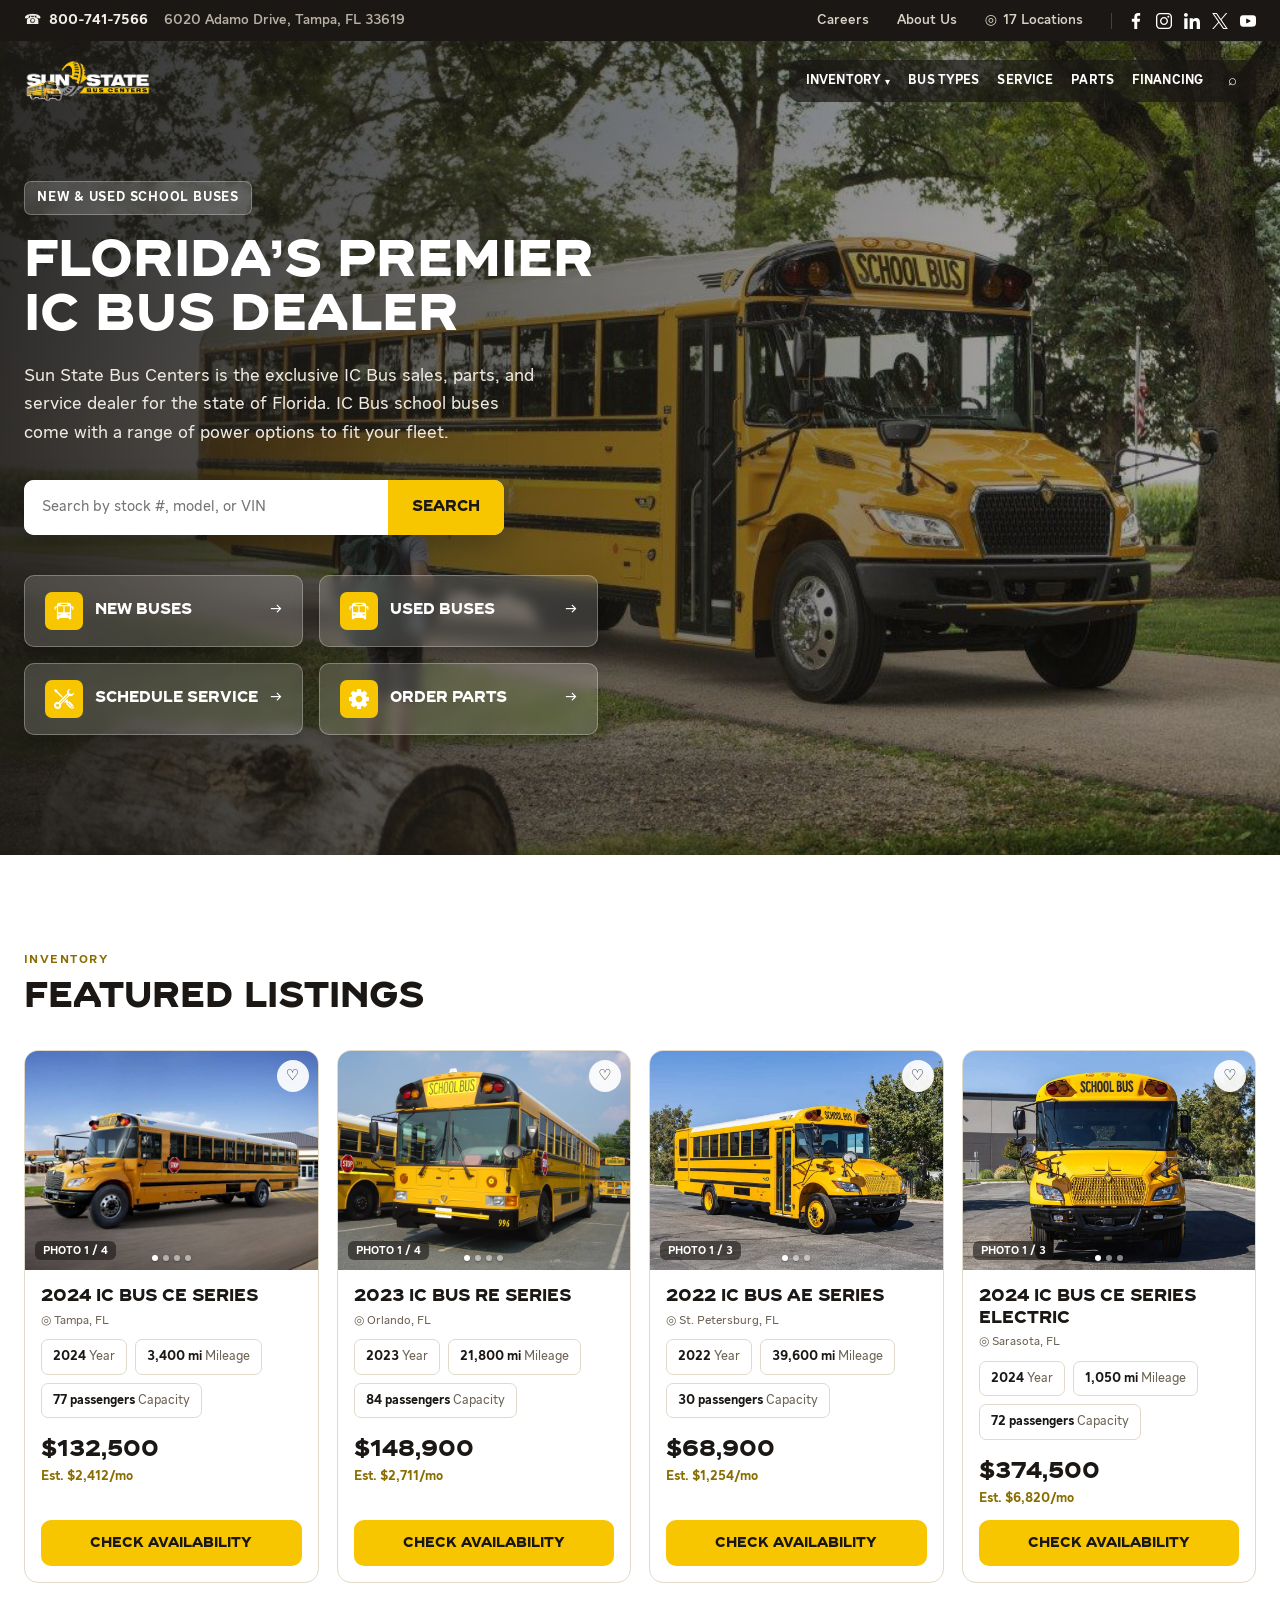
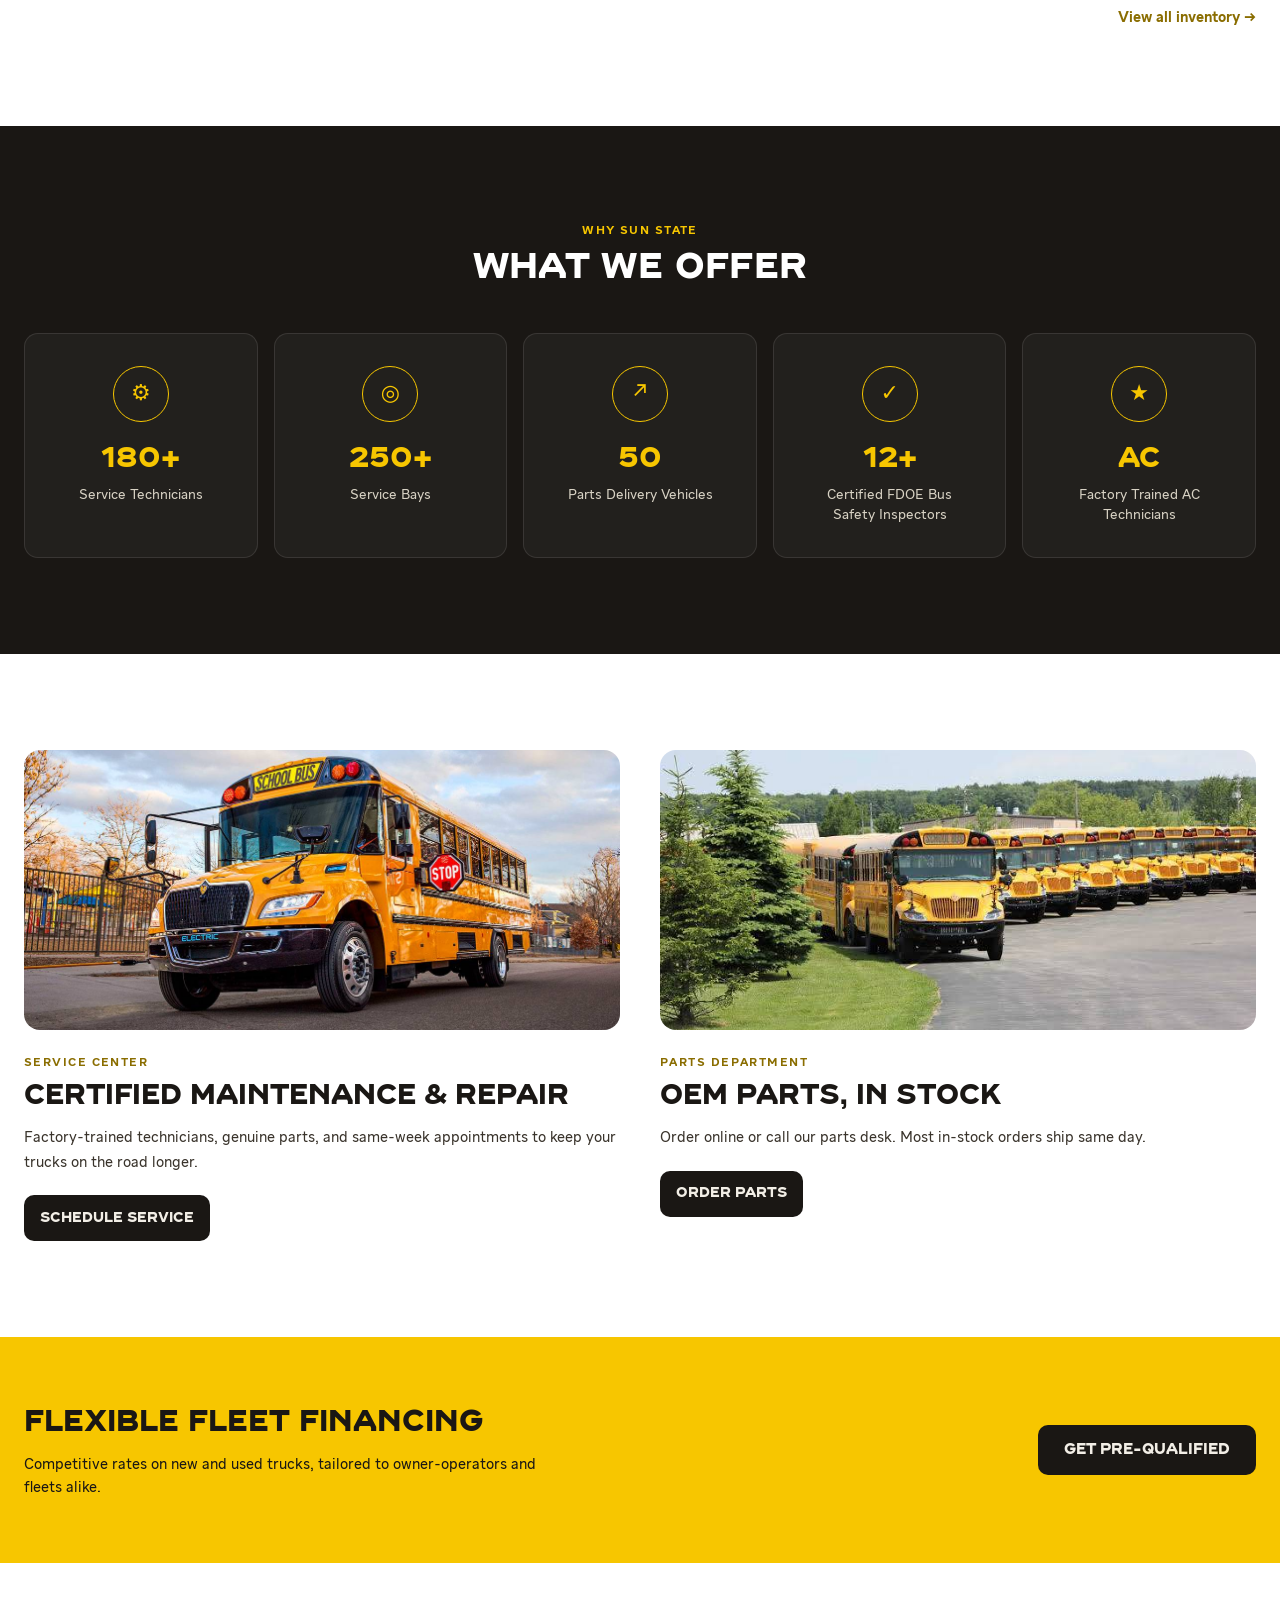
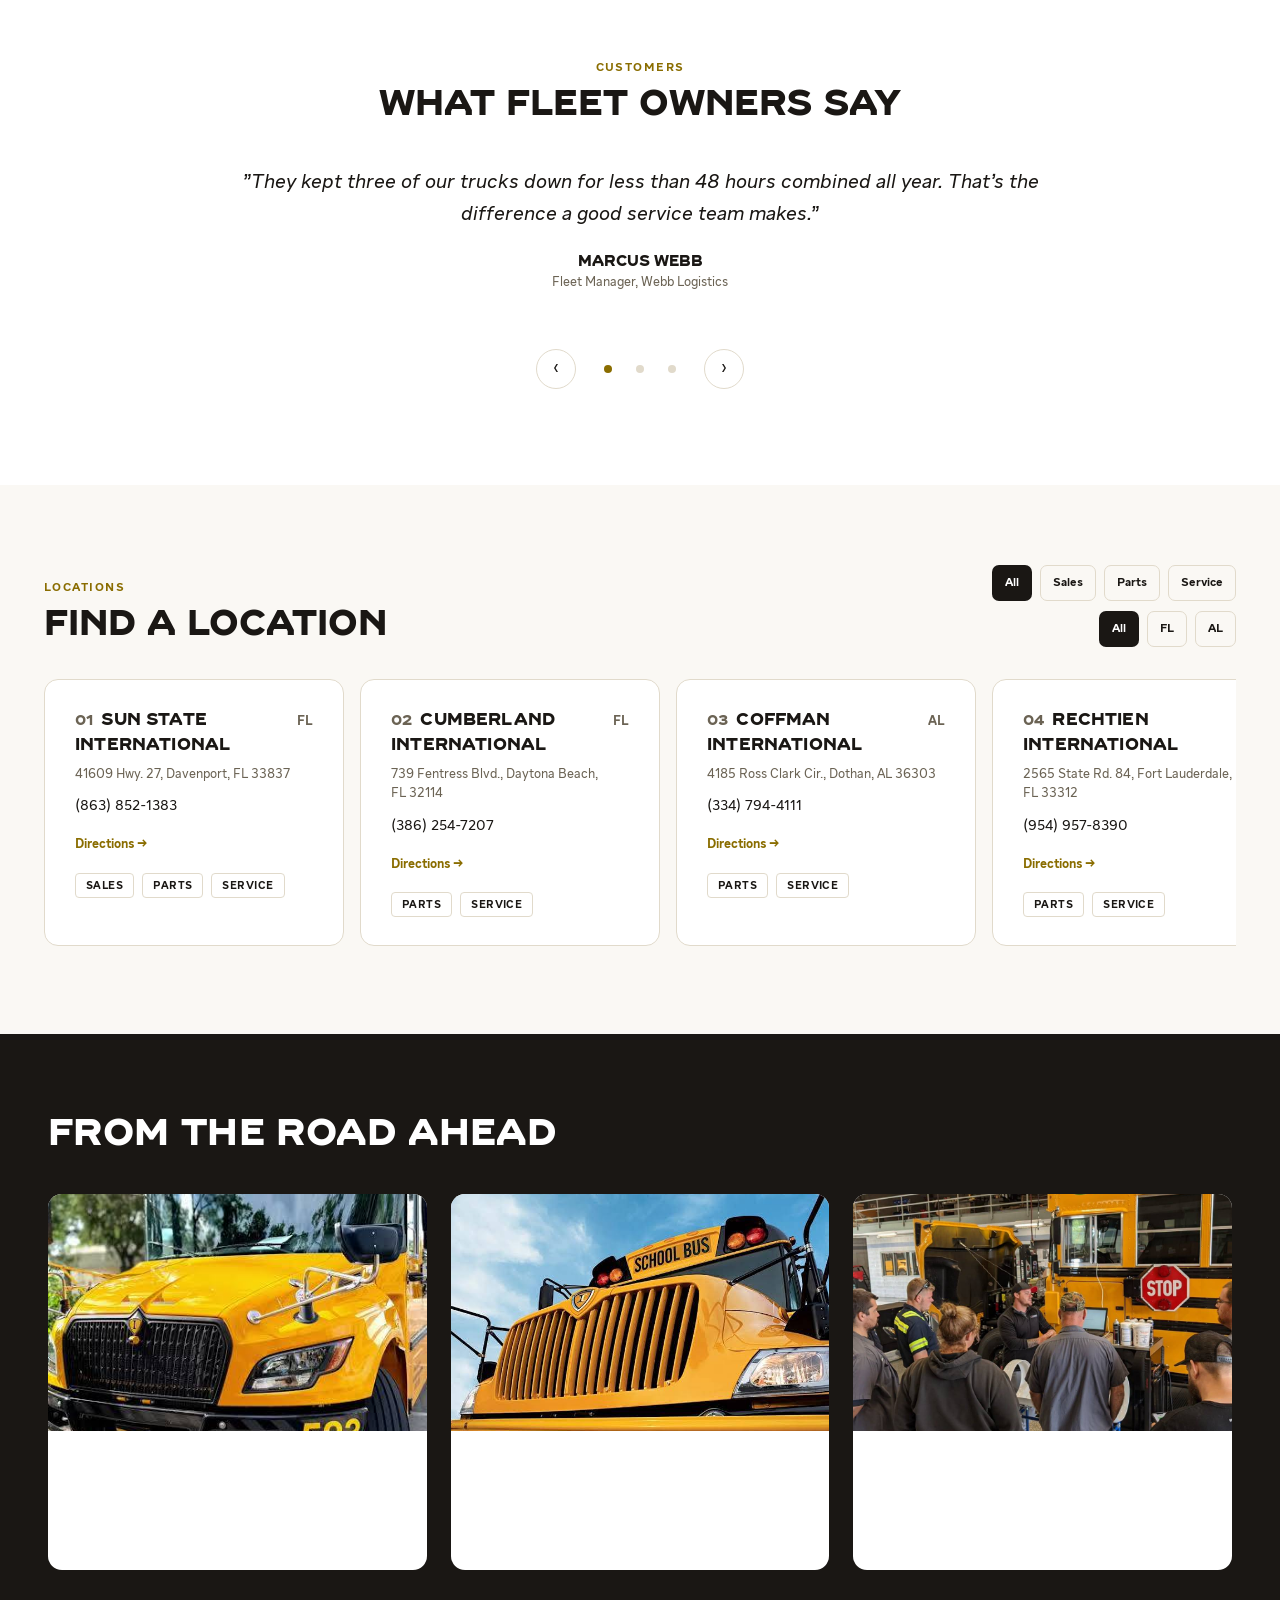
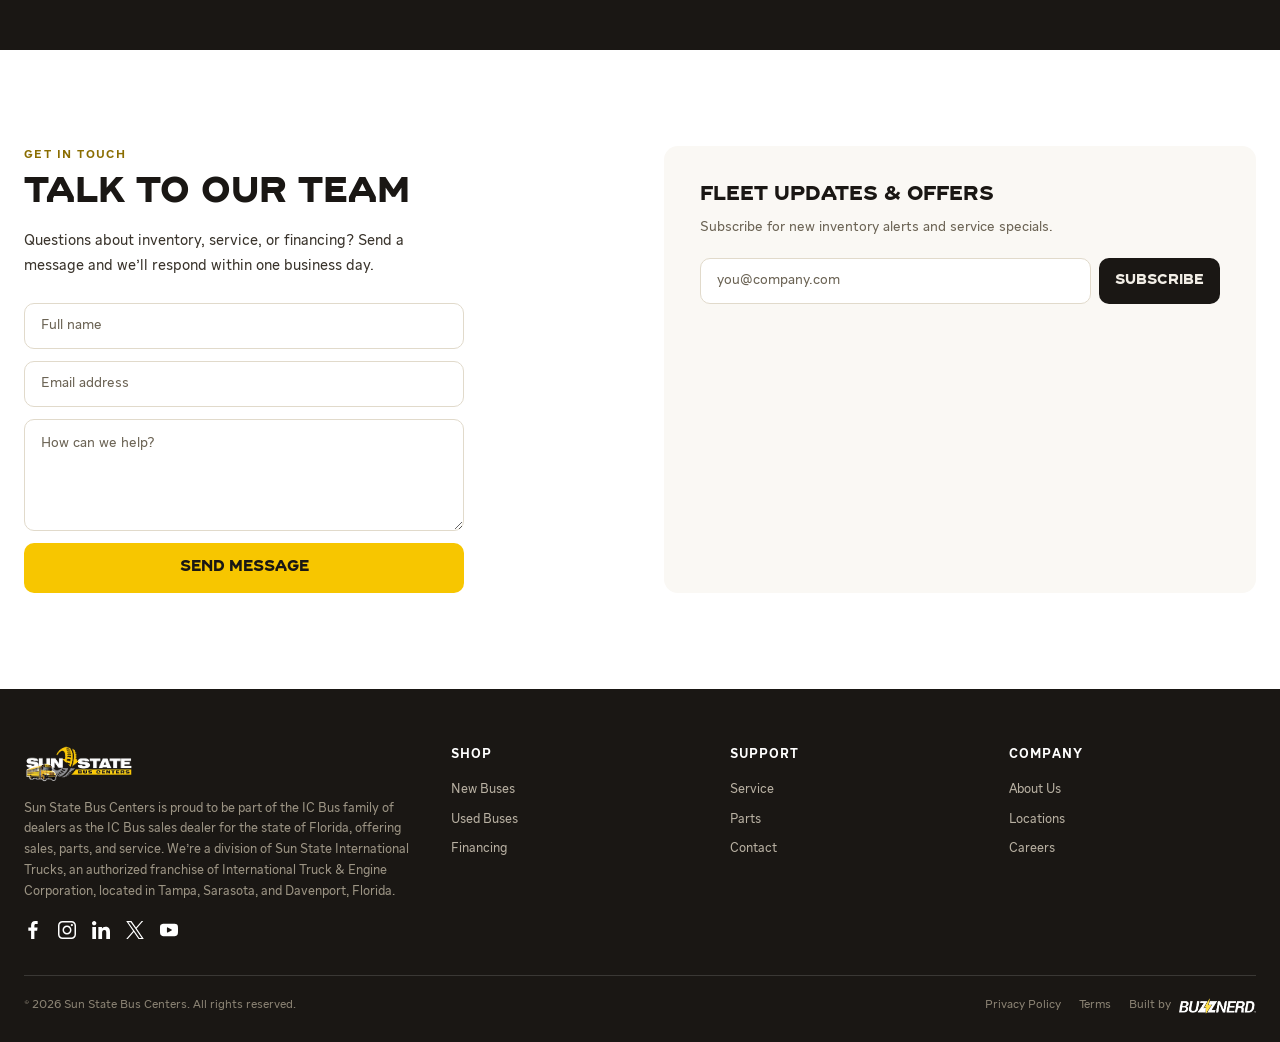
<file: handoff/pages/sun-state-bus-centers.html>
<!DOCTYPE html>
<html lang="en">
<head>
<meta charset="utf-8">
<meta name="viewport" content="width=device-width, initial-scale=1">
<title>Sun State Bus Centers | New &amp; Used IC Bus Sales, Service &amp; Parts</title>
<meta name="description" content="Sun State Bus Centers is the exclusive IC Bus sales, parts, and service dealer for the state of Florida. Shop new and used school buses, schedule certified service, and order OEM parts.">
<meta name="robots" content="index, follow">
<link rel="canonical" href="https://www.sunstatebuscenters.com/">
<meta property="og:type" content="website">
<meta property="og:site_name" content="Sun State Bus Centers">
<meta property="og:title" content="Sun State Bus Centers | New &amp; Used IC Bus Sales, Service &amp; Parts">
<meta property="og:description" content="New &amp; used school buses, service, parts and financing.">
<meta property="og:image" content="https://www.sunstatebuscenters.com/assets/hero-bus.jpg">
<meta property="og:url" content="https://www.sunstatebuscenters.com/">
<meta name="twitter:card" content="summary_large_image">

<link rel="stylesheet" href="../css/tokens.css">
<link rel="stylesheet" href="../css/base.css">
<link rel="stylesheet" href="../css/components.css">
<link rel="stylesheet" href="../css/themes.css">

<script type="application/ld+json">
{
  "@context": "https://schema.org",
  "@type": "AutomotiveBusiness",
  "name": "Sun State Bus Centers",
  "url": "https://www.sunstatebuscenters.com/",
  "telephone": "+18007417566",
  "address": { "@type": "PostalAddress", "streetAddress": "6020 Adamo Drive", "addressLocality": "Tampa", "addressRegion": "FL", "postalCode": "33619" },
  "areaServed": ["FL"],
  "makesOffer": [
    { "@type": "Offer", "itemOffered": { "@type": "Product", "name": "New and used IC Bus school buses" } },
    { "@type": "Offer", "itemOffered": { "@type": "Service", "name": "Bus maintenance and repair" } },
    { "@type": "Offer", "itemOffered": { "@type": "Service", "name": "OEM bus parts" } }
  ]
}
</script>
</head>
<body class="theme-sunstate">

<a class="skip-link" href="#main-content">Skip to main content</a>

<!-- ============================================================ UTILITY -->
<div class="utility-bar">
  <div class="utility-bar__group">
    <a class="utility-bar__phone" href="tel:+18007417566"><span aria-hidden="true">&#9742;</span>800-741-7566</a>
    <span class="utility-bar__meta">6020 Adamo Drive, Tampa, FL 33619</span>
  </div>
  <div class="utility-bar__group utility-bar__group--end">
    <a class="utility-bar__link" href="#careers">Careers</a>
    <a class="utility-bar__link" href="#about">About Us</a>
    <a class="utility-bar__link" href="#locations"><span aria-hidden="true">&#9678;</span>17 Locations</a>
    <div class="utility-bar__social">
      <a href="#" aria-label="Facebook"><img src="../assets/icon-facebook-white.svg" alt=""></a>
      <a href="#" aria-label="Instagram"><img src="../assets/icon-instagram-white.svg" alt=""></a>
      <a href="#" aria-label="LinkedIn"><img src="../assets/icon-linkedin-white.svg" alt=""></a>
      <a href="#" aria-label="Twitter"><img src="../assets/icon-twitter-white.svg" alt=""></a>
      <a href="#" aria-label="YouTube"><img src="../assets/icon-youtube-white.svg" alt=""></a>
    </div>
  </div>
</div>

<!-- ================================================================ HERO -->
<section class="hero" id="top" data-screen-label="Hero">
  <img class="hero__media" src="../assets/hero-bus.jpg" alt="IC Bus school bus with a student waiting to board">
  <div class="hero__scrim"></div>

  <header class="site-header">
    <div class="site-header__inner">
      <a class="site-header__logo" href="#top">
        <img src="../assets/sun-state-logo.png" alt="Sun State Bus Centers">
      </a>

      <nav class="nav" aria-label="Primary">
        <div class="nav__item" data-dropdown>
          <a class="nav__link" href="#inventory" aria-expanded="false">Inventory <span class="nav__caret" aria-hidden="true">&#9662;</span></a>
          <div class="nav__menu" hidden>
            <a class="nav__menu-link" href="#inventory">All Inventory</a>
            <a class="nav__menu-link" href="#inventory">New Buses</a>
            <a class="nav__menu-link" href="#inventory">Used Buses</a>
          </div>
        </div>
        <div class="nav__item"><a class="nav__link" href="#inventory">Bus Types</a></div>
        <div class="nav__item"><a class="nav__link" href="#service">Service</a></div>
        <div class="nav__item"><a class="nav__link" href="#parts">Parts</a></div>
        <div class="nav__item"><a class="nav__link" href="financing.html">Financing</a></div>
        <button class="nav__search" type="button" aria-label="Search">&#8981;</button>
      </nav>

      <button class="nav-toggle" type="button" data-nav-toggle aria-controls="mobile-nav" aria-expanded="false" aria-label="Menu">
        <span class="nav-toggle__bar" aria-hidden="true"></span>
        <span class="nav-toggle__bar" aria-hidden="true"></span>
        <span class="nav-toggle__bar" aria-hidden="true"></span>
      </button>
    </div>

    <div class="mobile-nav" id="mobile-nav" hidden>
      <a class="mobile-nav__link" href="#inventory">Inventory</a>
      <a class="mobile-nav__link" href="#inventory">Bus Types</a>
      <a class="mobile-nav__link" href="#service">Service</a>
      <a class="mobile-nav__link" href="#parts">Parts</a>
      <a class="mobile-nav__link" href="financing.html">Financing</a>
      <a class="btn btn--primary mobile-nav__cta" href="#service">Schedule Service</a>
    </div>
  </header>

  <div class="hero__body" id="main-content" tabindex="-1">
    <div class="hero__copy">
      <div class="badge hero__badge">New &amp; Used School Buses</div>
      <h1 class="hero__title">Florida's Premier IC Bus Dealer</h1>
      <p class="hero__lede">Sun State Bus Centers is the exclusive IC Bus sales, parts, and service dealer for the state of Florida. IC Bus school buses come with a range of power options to fit your fleet.</p>

      <form class="search-inline" role="search" action="#inventory">
        <input class="search-inline__input" type="search" aria-label="Search by stock number, model, or VIN" placeholder="Search by stock #, model, or VIN">
        <button class="search-inline__button" type="submit">Search</button>
      </form>
    </div>

    <div class="hero__actions">
      <a class="action-card" href="#inventory">
        <span class="action-card__icon" aria-hidden="true"><img src="../assets/icon-bus.svg" alt=""></span>
        <span class="action-card__label">New Buses</span>
        <span class="action-card__chevron" aria-hidden="true">&rarr;</span>
      </a>
      <a class="action-card" href="#inventory">
        <span class="action-card__icon" aria-hidden="true"><img src="../assets/icon-bus.svg" alt=""></span>
        <span class="action-card__label">Used Buses</span>
        <span class="action-card__chevron" aria-hidden="true">&rarr;</span>
      </a>
      <a class="action-card" href="#service">
        <span class="action-card__icon" aria-hidden="true"><img src="../assets/icon-service.svg" alt=""></span>
        <span class="action-card__label">Schedule Service</span>
        <span class="action-card__chevron" aria-hidden="true">&rarr;</span>
      </a>
      <a class="action-card" href="#parts">
        <span class="action-card__icon" aria-hidden="true"><img src="../assets/icon-parts.svg" alt=""></span>
        <span class="action-card__label">Order Parts</span>
        <span class="action-card__chevron" aria-hidden="true">&rarr;</span>
      </a>
    </div>
  </div>
</section>

<main>

<!-- =========================================================== INVENTORY -->
<section class="section" id="inventory" data-screen-label="Inventory">
  <div class="container">
    <div class="section-head">
      <div>
        <div class="eyebrow">Inventory</div>
        <h2 class="title-lg">Featured Listings</h2>
      </div>
    </div>

    <div class="listing-grid">
      <article class="listing-card">
        <div class="listing-card__media">
          <img src="../assets/inventory-ce-series.jpg" alt="2024 IC Bus CE Series school bus">
          <button class="listing-card__save" type="button" data-save aria-label="Save 2024 IC Bus CE Series">&#9825;</button>
          <span class="listing-card__counter">PHOTO 1 / 4</span>
          <div class="listing-card__dots" aria-hidden="true">
            <span class="listing-card__dot listing-card__dot--on"></span>
            <span class="listing-card__dot"></span>
            <span class="listing-card__dot"></span>
            <span class="listing-card__dot"></span>
          </div>
        </div>
        <div class="listing-card__body">
          <h3 class="listing-card__title">2024 IC Bus CE Series</h3>
          <div class="listing-card__meta">&#9678; Tampa, FL</div>
          <div class="listing-card__specs">
            <span class="listing-card__spec">2024 <span>Year</span></span>
            <span class="listing-card__spec">3,400 mi <span>Mileage</span></span>
            <span class="listing-card__spec">77 passengers <span>Capacity</span></span>
          </div>
          <div class="listing-card__price">$132,500</div>
          <div class="listing-card__payment">Est. $2,412/mo</div>
          <a class="btn btn--primary btn--block listing-card__cta" href="#contact">Check availability</a>
        </div>
      </article>

      <article class="listing-card">
        <div class="listing-card__media">
          <img src="../assets/inventory-re-series.jpg" alt="2023 IC Bus RE Series school bus">
          <button class="listing-card__save" type="button" data-save aria-label="Save 2023 IC Bus RE Series">&#9825;</button>
          <span class="listing-card__counter">PHOTO 1 / 4</span>
          <div class="listing-card__dots" aria-hidden="true">
            <span class="listing-card__dot listing-card__dot--on"></span>
            <span class="listing-card__dot"></span>
            <span class="listing-card__dot"></span>
            <span class="listing-card__dot"></span>
          </div>
        </div>
        <div class="listing-card__body">
          <h3 class="listing-card__title">2023 IC Bus RE Series</h3>
          <div class="listing-card__meta">&#9678; Orlando, FL</div>
          <div class="listing-card__specs">
            <span class="listing-card__spec">2023 <span>Year</span></span>
            <span class="listing-card__spec">21,800 mi <span>Mileage</span></span>
            <span class="listing-card__spec">84 passengers <span>Capacity</span></span>
          </div>
          <div class="listing-card__price">$148,900</div>
          <div class="listing-card__payment">Est. $2,711/mo</div>
          <a class="btn btn--primary btn--block listing-card__cta" href="#contact">Check availability</a>
        </div>
      </article>

      <article class="listing-card">
        <div class="listing-card__media">
          <img src="../assets/inventory-ae-series.jpg" alt="2022 IC Bus AE Series school bus">
          <button class="listing-card__save" type="button" data-save aria-label="Save 2022 IC Bus AE Series">&#9825;</button>
          <span class="listing-card__counter">PHOTO 1 / 3</span>
          <div class="listing-card__dots" aria-hidden="true">
            <span class="listing-card__dot listing-card__dot--on"></span>
            <span class="listing-card__dot"></span>
            <span class="listing-card__dot"></span>
          </div>
        </div>
        <div class="listing-card__body">
          <h3 class="listing-card__title">2022 IC Bus AE Series</h3>
          <div class="listing-card__meta">&#9678; St. Petersburg, FL</div>
          <div class="listing-card__specs">
            <span class="listing-card__spec">2022 <span>Year</span></span>
            <span class="listing-card__spec">39,600 mi <span>Mileage</span></span>
            <span class="listing-card__spec">30 passengers <span>Capacity</span></span>
          </div>
          <div class="listing-card__price">$68,900</div>
          <div class="listing-card__payment">Est. $1,254/mo</div>
          <a class="btn btn--primary btn--block listing-card__cta" href="#contact">Check availability</a>
        </div>
      </article>

      <article class="listing-card">
        <div class="listing-card__media">
          <img src="../assets/inventory-ce-electric.jpg" alt="2024 IC Bus CE Series Electric school bus">
          <button class="listing-card__save" type="button" data-save aria-label="Save 2024 IC Bus CE Series Electric">&#9825;</button>
          <span class="listing-card__counter">PHOTO 1 / 3</span>
          <div class="listing-card__dots" aria-hidden="true">
            <span class="listing-card__dot listing-card__dot--on"></span>
            <span class="listing-card__dot"></span>
            <span class="listing-card__dot"></span>
          </div>
        </div>
        <div class="listing-card__body">
          <h3 class="listing-card__title">2024 IC Bus CE Series Electric</h3>
          <div class="listing-card__meta">&#9678; Sarasota, FL</div>
          <div class="listing-card__specs">
            <span class="listing-card__spec">2024 <span>Year</span></span>
            <span class="listing-card__spec">1,050 mi <span>Mileage</span></span>
            <span class="listing-card__spec">72 passengers <span>Capacity</span></span>
          </div>
          <div class="listing-card__price">$374,500</div>
          <div class="listing-card__payment">Est. $6,820/mo</div>
          <a class="btn btn--primary btn--block listing-card__cta" href="#contact">Check availability</a>
        </div>
      </article>
    </div>

    <p style="text-align:right;margin-top:24px"><a href="#inventory"><strong>View all inventory &rarr;</strong></a></p>
  </div>
</section>

<!-- =============================================================== STATS -->
<section class="section section--ink" id="about" data-screen-label="Why Sun State">
  <div class="container">
    <div style="display:flex;flex-direction:column;align-items:center">
      <div class="eyebrow eyebrow--on-ink">Why Sun State</div>
      <h2 class="title-lg title--caps" style="margin-bottom:44px;text-align:center">What We Offer</h2>
    </div>
    <div class="stats">
      <div class="stat-card">
        <div class="stat-card__icon" aria-hidden="true">&#9881;</div>
        <div>
          <div class="stat-card__value">180+</div>
          <div class="stat-card__label">Service Technicians</div>
        </div>
      </div>
      <div class="stat-card">
        <div class="stat-card__icon" aria-hidden="true">&#9678;</div>
        <div>
          <div class="stat-card__value">250+</div>
          <div class="stat-card__label">Service Bays</div>
        </div>
      </div>
      <div class="stat-card">
        <div class="stat-card__icon" aria-hidden="true">&#8599;</div>
        <div>
          <div class="stat-card__value">50</div>
          <div class="stat-card__label">Parts Delivery Vehicles</div>
        </div>
      </div>
      <div class="stat-card">
        <div class="stat-card__icon" aria-hidden="true">&#10003;</div>
        <div>
          <div class="stat-card__value">12+</div>
          <div class="stat-card__label">Certified FDOE Bus Safety Inspectors</div>
        </div>
      </div>
      <div class="stat-card">
        <div class="stat-card__icon" aria-hidden="true">&#9733;</div>
        <div>
          <div class="stat-card__value">AC</div>
          <div class="stat-card__label">Factory Trained AC Technicians</div>
        </div>
      </div>
    </div>
  </div>
</section>

<!-- ==================================================== SERVICE / PARTS -->
<section class="section" id="service" data-screen-label="Service and Parts">
  <div class="container split">
    <div>
      <img class="feature__media" src="../assets/service-bus.jpg" alt="IC Bus school bus with its stop arm extended">
      <div class="eyebrow">Service Center</div>
      <h2 class="title-md">Certified Maintenance &amp; Repair</h2>
      <p class="prose prose--sm" style="margin:12px 0 20px">Factory-trained technicians, genuine parts, and same-week appointments to keep your trucks on the road longer.</p>
      <a class="btn btn--dark" href="#contact">Schedule Service</a>
    </div>
    <div id="parts">
      <img class="feature__media" src="../assets/parts-bus.jpg" alt="Fleet of school buses parked in a row">
      <div class="eyebrow">Parts Department</div>
      <h2 class="title-md">OEM Parts, In Stock</h2>
      <p class="prose prose--sm" style="margin:12px 0 20px">Order online or call our parts desk. Most in-stock orders ship same day.</p>
      <a class="btn btn--dark" href="#contact">Order Parts</a>
    </div>
  </div>
</section>

<!-- =========================================================== FINANCING -->
<section class="promo-banner" id="financing" data-screen-label="Financing banner">
  <div class="promo-banner__inner">
    <div>
      <h2 class="promo-banner__title">Flexible Fleet Financing</h2>
      <p class="promo-banner__text">Competitive rates on new and used trucks, tailored to owner-operators and fleets alike.</p>
    </div>
    <a class="btn btn--dark btn--lg" href="financing.html">Get Pre-Qualified</a>
  </div>
</section>

<!-- ======================================================== TESTIMONIALS -->
<section class="section" id="testimonials" data-screen-label="Testimonials">
  <div class="container container--narrow" style="max-width:900px;text-align:center" data-quote-carousel>
    <div class="eyebrow">Customers</div>
    <h2 class="title-lg" style="margin-bottom:40px">What Fleet Owners Say</h2>

    <div class="quote">
      <div data-quote>
        <p class="quote__text">"They kept three of our trucks down for less than 48 hours combined all year. That's the difference a good service team makes."</p>
        <div class="quote__name">Marcus Webb</div>
        <div class="quote__role">Fleet Manager, Webb Logistics</div>
      </div>
      <div data-quote hidden>
        <p class="quote__text">"Financing was straightforward and the team walked us through every option for our first Class 8 purchase."</p>
        <div class="quote__name">Dana Ortiz</div>
        <div class="quote__role">Owner-Operator</div>
      </div>
      <div data-quote hidden>
        <p class="quote__text">"Parts counter always has what we need in stock, or it ships next day. Huge for uptime."</p>
        <div class="quote__name">Ray Callahan</div>
        <div class="quote__role">Operations Lead, Callahan Freight</div>
      </div>
    </div>

    <div class="carousel-controls">
      <button class="icon-btn icon-btn--sm" type="button" data-quote-prev aria-label="Previous testimonial">&#8249;</button>
      <div class="dots">
        <button class="dots__btn" type="button" data-quote-dot aria-label="Show testimonial 1"><span class="dots__dot" aria-hidden="true"></span></button>
        <button class="dots__btn" type="button" data-quote-dot aria-label="Show testimonial 2"><span class="dots__dot" aria-hidden="true"></span></button>
        <button class="dots__btn" type="button" data-quote-dot aria-label="Show testimonial 3"><span class="dots__dot" aria-hidden="true"></span></button>
      </div>
      <button class="icon-btn icon-btn--sm" type="button" data-quote-next aria-label="Next testimonial">&#8250;</button>
    </div>
  </div>
</section>

<!-- =========================================================== LOCATIONS -->
<section class="section--alt" id="locations" style="padding:80px 20px" data-screen-label="Locations">
  <div class="container" data-location-filter>
    <div class="section-head">
      <div>
        <div class="eyebrow">Locations</div>
        <h2 class="title-lg">Find a Location</h2>
      </div>
      <div class="filter-stack">
        <div class="chip-row" role="group" aria-label="Filter by department">
          <button class="chip" type="button" data-filter-group="services" data-filter-value="All">All</button>
          <button class="chip" type="button" data-filter-group="services" data-filter-value="Sales">Sales</button>
          <button class="chip" type="button" data-filter-group="services" data-filter-value="Parts">Parts</button>
          <button class="chip" type="button" data-filter-group="services" data-filter-value="Service">Service</button>
        </div>
        <div class="chip-row" role="group" aria-label="Filter by state">
          <button class="chip" type="button" data-filter-group="state" data-filter-value="All">All</button>
          <button class="chip" type="button" data-filter-group="state" data-filter-value="FL">FL</button>
          <button class="chip" type="button" data-filter-group="state" data-filter-value="AL">AL</button>
        </div>
      </div>
    </div>

    <div class="location-rail">
      <div class="location-card" data-location data-services="Sales|Parts|Service" data-state="FL">
        <div class="location-card__head">
          <h3 class="location-card__title"><span class="location-card__num">01</span>Sun State International</h3>
          <span class="location-card__state">FL</span>
        </div>
        <div class="location-card__address">41609 Hwy. 27, Davenport, FL 33837</div>
        <div class="location-card__phone">(863) 852-1383</div>
        <a class="location-card__link" href="#">Directions &rarr;</a>
        <div class="tag-row"><span class="tag">Sales</span><span class="tag">Parts</span><span class="tag">Service</span></div>
      </div>

      <div class="location-card" data-location data-services="Parts|Service" data-state="FL">
        <div class="location-card__head">
          <h3 class="location-card__title"><span class="location-card__num">02</span>Cumberland International</h3>
          <span class="location-card__state">FL</span>
        </div>
        <div class="location-card__address">739 Fentress Blvd., Daytona Beach, FL 32114</div>
        <div class="location-card__phone">(386) 254-7207</div>
        <a class="location-card__link" href="#">Directions &rarr;</a>
        <div class="tag-row"><span class="tag">Parts</span><span class="tag">Service</span></div>
      </div>

      <div class="location-card" data-location data-services="Parts|Service" data-state="AL">
        <div class="location-card__head">
          <h3 class="location-card__title"><span class="location-card__num">03</span>Coffman International</h3>
          <span class="location-card__state">AL</span>
        </div>
        <div class="location-card__address">4185 Ross Clark Cir., Dothan, AL 36303</div>
        <div class="location-card__phone">(334) 794-4111</div>
        <a class="location-card__link" href="#">Directions &rarr;</a>
        <div class="tag-row"><span class="tag">Parts</span><span class="tag">Service</span></div>
      </div>

      <div class="location-card" data-location data-services="Parts|Service" data-state="FL">
        <div class="location-card__head">
          <h3 class="location-card__title"><span class="location-card__num">04</span>Rechtien International</h3>
          <span class="location-card__state">FL</span>
        </div>
        <div class="location-card__address">2565 State Rd. 84, Fort Lauderdale, FL 33312</div>
        <div class="location-card__phone">(954) 957-8390</div>
        <a class="location-card__link" href="#">Directions &rarr;</a>
        <div class="tag-row"><span class="tag">Parts</span><span class="tag">Service</span></div>
      </div>

      <div class="location-card" data-location data-services="Parts|Service" data-state="FL">
        <div class="location-card__head">
          <h3 class="location-card__title"><span class="location-card__num">05</span>Rechtien International</h3>
          <span class="location-card__state">FL</span>
        </div>
        <div class="location-card__address">2761 Edison Ave., Fort Myers, FL 33916</div>
        <div class="location-card__phone">(239) 334-1000</div>
        <a class="location-card__link" href="#">Directions &rarr;</a>
        <div class="tag-row"><span class="tag">Parts</span><span class="tag">Service</span></div>
      </div>

      <div class="location-card" data-location data-services="Parts|Service" data-state="FL">
        <div class="location-card__head">
          <h3 class="location-card__title"><span class="location-card__num">06</span>Rechtien International</h3>
          <span class="location-card__state">FL</span>
        </div>
        <div class="location-card__address">1699 North U.S. 1, Fort Pierce, FL 34950</div>
        <div class="location-card__phone">(772) 466-1842</div>
        <a class="location-card__link" href="#">Directions &rarr;</a>
        <div class="tag-row"><span class="tag">Parts</span><span class="tag">Service</span></div>
      </div>

      <div class="location-card" data-location data-services="Parts|Service" data-state="FL">
        <div class="location-card__head">
          <h3 class="location-card__title"><span class="location-card__num">07</span>Cumberland International</h3>
          <span class="location-card__state">FL</span>
        </div>
        <div class="location-card__address">1881 Pickettville Rd., Jacksonville, FL 32220</div>
        <div class="location-card__phone">(904) 783-9822</div>
        <a class="location-card__link" href="#">Directions &rarr;</a>
        <div class="tag-row"><span class="tag">Parts</span><span class="tag">Service</span></div>
      </div>

      <div class="location-card" data-location data-services="Parts|Service" data-state="FL">
        <div class="location-card__head">
          <h3 class="location-card__title"><span class="location-card__num">08</span>Rechtien International</h3>
          <span class="location-card__state">FL</span>
        </div>
        <div class="location-card__address">7227 NW 74th Ave., Miami, FL 33166</div>
        <div class="location-card__phone">(305) 888-0111</div>
        <a class="location-card__link" href="#">Directions &rarr;</a>
        <div class="tag-row"><span class="tag">Parts</span><span class="tag">Service</span></div>
      </div>

      <div class="location-card" data-location data-services="Parts|Service" data-state="FL">
        <div class="location-card__head">
          <h3 class="location-card__title"><span class="location-card__num">09</span>Cumberland International</h3>
          <span class="location-card__state">FL</span>
        </div>
        <div class="location-card__address">5221 Hwy 40 West, Ocala, FL 34482</div>
        <div class="location-card__phone">(352) 732-8151</div>
        <a class="location-card__link" href="#">Directions &rarr;</a>
        <div class="tag-row"><span class="tag">Parts</span><span class="tag">Service</span></div>
      </div>

      <div class="location-card" data-location data-services="Parts|Service" data-state="FL">
        <div class="location-card__head">
          <h3 class="location-card__title"><span class="location-card__num">10</span>Cumberland International</h3>
          <span class="location-card__state">FL</span>
        </div>
        <div class="location-card__address">2110 South Division Ave., Orlando, FL 32805</div>
        <div class="location-card__phone">(407) 849-6440</div>
        <a class="location-card__link" href="#">Directions &rarr;</a>
        <div class="tag-row"><span class="tag">Parts</span><span class="tag">Service</span></div>
      </div>

      <div class="location-card" data-location data-services="Parts|Service" data-state="FL">
        <div class="location-card__head">
          <h3 class="location-card__title"><span class="location-card__num">11</span>Cumberland International</h3>
          <span class="location-card__state">FL</span>
        </div>
        <div class="location-card__address">1875 Robert J. Conlan Blvd., Palm Bay, FL 32905</div>
        <div class="location-card__phone">(321) 984-2899</div>
        <a class="location-card__link" href="#">Directions &rarr;</a>
        <div class="tag-row"><span class="tag">Parts</span><span class="tag">Service</span></div>
      </div>

      <div class="location-card" data-location data-services="Parts|Service" data-state="FL">
        <div class="location-card__head">
          <h3 class="location-card__title"><span class="location-card__num">12</span>Ward International</h3>
          <span class="location-card__state">FL</span>
        </div>
        <div class="location-card__address">5885 North &quot;W&quot; St., Pensacola, FL 32505</div>
        <div class="location-card__phone">(850) 474-9301</div>
        <a class="location-card__link" href="#">Directions &rarr;</a>
        <div class="tag-row"><span class="tag">Parts</span><span class="tag">Service</span></div>
      </div>

      <div class="location-card" data-location data-services="Parts|Service" data-state="FL">
        <div class="location-card__head">
          <h3 class="location-card__title"><span class="location-card__num">13</span>Rechtien International</h3>
          <span class="location-card__state">FL</span>
        </div>
        <div class="location-card__address">3787 Interstate Pk. Rd. North, Riviera Beach, FL 33404</div>
        <div class="location-card__phone">(561) 882-9050</div>
        <a class="location-card__link" href="#">Directions &rarr;</a>
        <div class="tag-row"><span class="tag">Parts</span><span class="tag">Service</span></div>
      </div>

      <div class="location-card" data-location data-services="Sales|Parts|Service" data-state="FL">
        <div class="location-card__head">
          <h3 class="location-card__title"><span class="location-card__num">14</span>Sun State International</h3>
          <span class="location-card__state">FL</span>
        </div>
        <div class="location-card__address">1000 Sarasota Center Blvd., Sarasota, FL 34240</div>
        <div class="location-card__phone">(941) 256-3797</div>
        <a class="location-card__link" href="#">Directions &rarr;</a>
        <div class="tag-row"><span class="tag">Sales</span><span class="tag">Parts</span><span class="tag">Service</span></div>
      </div>

      <div class="location-card" data-location data-services="Parts|Service" data-state="FL">
        <div class="location-card__head">
          <h3 class="location-card__title"><span class="location-card__num">15</span>Ward International</h3>
          <span class="location-card__state">FL</span>
        </div>
        <div class="location-card__address">3101 Commonwealth Blvd., Tallahassee, FL 32303</div>
        <div class="location-card__phone">(850) 701-0111</div>
        <a class="location-card__link" href="#">Directions &rarr;</a>
        <div class="tag-row"><span class="tag">Parts</span><span class="tag">Service</span></div>
      </div>

      <div class="location-card" data-location data-services="Sales|Parts|Service" data-state="FL">
        <div class="location-card__head">
          <h3 class="location-card__title"><span class="location-card__num">16</span>Sun State International</h3>
          <span class="location-card__state">FL</span>
        </div>
        <div class="location-card__address">6020 Adamo Dr., Tampa, FL 33619</div>
        <div class="location-card__phone">(813) 519-0125</div>
        <a class="location-card__link" href="#">Directions &rarr;</a>
        <div class="tag-row"><span class="tag">Sales</span><span class="tag">Parts</span><span class="tag">Service</span></div>
      </div>

      <div class="location-card" data-location data-services="Sales|Parts|Service" data-state="FL">
        <div class="location-card__head">
          <h3 class="location-card__title"><span class="location-card__num">17</span>Sun State International</h3>
          <span class="location-card__state">FL</span>
        </div>
        <div class="location-card__address">7105 6th Ave., Tampa, FL 33619</div>
        <div class="location-card__phone">(813) 627-3282</div>
        <a class="location-card__link" href="#">Directions &rarr;</a>
        <div class="tag-row"><span class="tag">Sales</span><span class="tag">Parts</span><span class="tag">Service</span></div>
      </div>

      <p class="location-empty" data-location-empty hidden>No locations match these filters.</p>
    </div>
  </div>
</section>

<!-- ================================================================ BLOG -->
<section class="section--ink" style="padding:80px 24px" id="blog" data-screen-label="Blog">
  <div class="container">
    <h2 class="title-lg title--caps" style="font-size:38px;margin-bottom:36px">From the Road Ahead</h2>
    <div class="blog-grid">
      <a class="blog-card" href="#">
        <div class="blog-card__media"><img src="../assets/blog-bus-1.jpg" alt=""></div>
        <h3 class="blog-card__title">Preventive Maintenance 101: When to Schedule, When to React</h3>
      </a>
      <a class="blog-card" href="#">
        <div class="blog-card__media"><img src="../assets/blog-bus-2.jpg" alt=""></div>
        <h3 class="blog-card__title">Spec'ing Your Next School Bus: Matching Bus to Route the Right Way</h3>
      </a>
      <a class="blog-card" href="#">
        <div class="blog-card__media"><img src="../assets/blog-bus-3.jpg" alt=""></div>
        <h3 class="blog-card__title">Training the Next Generation: How Sun State Bus Centers Invests in Its Techs</h3>
      </a>
    </div>
  </div>
</section>

<!-- ============================================================= CONTACT -->
<section class="section" id="contact" data-screen-label="Contact">
  <div class="container split split--wide-gap">
    <div>
      <div class="eyebrow">Get In Touch</div>
      <h2 class="title-lg" style="margin-bottom:16px">Talk to Our Team</h2>
      <p class="prose prose--sm" style="max-width:440px;margin-bottom:24px">Questions about inventory, service, or financing? Send a message and we'll respond within one business day.</p>

      <form class="form" data-demo-form data-success="Thanks — we'll be in touch shortly.">
        <input class="input" type="text" name="name" placeholder="Full name" aria-label="Full name" required>
        <input class="input" type="email" name="email" placeholder="Email address" aria-label="Email address" required>
        <textarea class="textarea" name="message" rows="4" placeholder="How can we help?" aria-label="How can we help?" required></textarea>
        <button class="btn btn--primary btn--lg" type="submit">Send Message</button>
        <p class="form__status" data-form-status role="status" hidden></p>
      </form>
    </div>

    <div class="subscribe">
      <h3 class="title-sm" style="margin-bottom:10px">Fleet Updates &amp; Offers</h3>
      <p style="font-size:14px;color:var(--color-muted);margin-bottom:20px">Subscribe for new inventory alerts and service specials.</p>
      <form class="subscribe__row" data-demo-form data-success="You're subscribed!">
        <input class="input" type="email" name="email" placeholder="you@company.com" aria-label="Email address for fleet updates" required>
        <button class="btn btn--dark" type="submit">Subscribe</button>
        <p class="form__status" data-form-status role="status" hidden style="width:100%"></p>
      </form>
    </div>
  </div>
</section>

</main>

<!-- ============================================================== FOOTER -->
<footer class="site-footer" id="site-footer">
  <div class="site-footer__top">
    <div>
      <div class="site-footer__brand"><img src="../assets/sun-state-logo.png" alt="Sun State Bus Centers"></div>
      <p class="site-footer__about">Sun State Bus Centers is proud to be part of the IC Bus family of dealers as the IC Bus sales dealer for the state of Florida, offering sales, parts, and service. We're a division of Sun State International Trucks, an authorized franchise of International Truck &amp; Engine Corporation, located in Tampa, Sarasota, and Davenport, Florida.</p>
      <div class="site-footer__social">
        <a href="#" aria-label="Facebook"><img src="../assets/icon-facebook-white.svg" alt=""></a>
        <a href="#" aria-label="Instagram"><img src="../assets/icon-instagram-white.svg" alt=""></a>
        <a href="#" aria-label="LinkedIn"><img src="../assets/icon-linkedin-white.svg" alt=""></a>
        <a href="#" aria-label="Twitter"><img src="../assets/icon-twitter-white.svg" alt=""></a>
        <a href="#" aria-label="YouTube"><img src="../assets/icon-youtube-white.svg" alt=""></a>
      </div>
    </div>
    <div>
      <div class="site-footer__col-title">Shop</div>
      <div class="site-footer__links">
        <a href="#inventory">New Buses</a>
        <a href="#inventory">Used Buses</a>
        <a href="financing.html">Financing</a>
      </div>
    </div>
    <div>
      <div class="site-footer__col-title">Support</div>
      <div class="site-footer__links">
        <a href="#service">Service</a>
        <a href="#parts">Parts</a>
        <a href="#contact">Contact</a>
      </div>
    </div>
    <div>
      <div class="site-footer__col-title">Company</div>
      <div class="site-footer__links">
        <a href="#about">About Us</a>
        <a href="#locations">Locations</a>
        <a href="#careers">Careers</a>
      </div>
    </div>
  </div>
  <div class="site-footer__bottom">
    <span>&copy; <span data-year>2026</span> Sun State Bus Centers. All rights reserved.</span>
    <div class="site-footer__legal">
      <a href="#">Privacy Policy</a>
      <a href="#">Terms</a>
      <span class="site-footer__built">Built by <img src="../assets/buzznerd-logo-white-cropped.png" alt="Buzznerd"></span>
    </div>
  </div>
</footer>

<a class="back-to-top" href="#top" data-back-to-top aria-label="Back to top">&uarr;</a>

<script src="../js/site.js"></script>
</body>
</html>
</file>
<file: handoff/css/tokens.css>
/* ==========================================================================
   Design tokens — SD International Design System (Syyo foundations)
   Framework-agnostic. Load this first; nothing else depends on load order.
   ========================================================================== */

/* --- Typefaces -------------------------------------------------------- */
@font-face{font-family:'INTL Headline';src:url('../assets/fonts/INTLHeadline-Light.woff2') format('woff2');font-weight:300;font-style:normal;font-display:swap}
@font-face{font-family:'INTL Headline';src:url('../assets/fonts/INTLHeadline-Regular.woff2') format('woff2');font-weight:400;font-style:normal;font-display:swap}
@font-face{font-family:'INTL Headline';src:url('../assets/fonts/INTLHeadline-Medium.woff2') format('woff2');font-weight:500;font-style:normal;font-display:swap}
@font-face{font-family:'INTL Headline';src:url('../assets/fonts/INTLHeadline-Bold.woff2') format('woff2');font-weight:600 900;font-style:normal;font-display:swap}
@font-face{font-family:'INTL Text';src:url('../assets/fonts/INTLText-Light.woff2') format('woff2');font-weight:300;font-style:normal;font-display:swap}
@font-face{font-family:'INTL Text';src:url('../assets/fonts/INTLText-LightItalic.woff2') format('woff2');font-weight:300;font-style:italic;font-display:swap}
@font-face{font-family:'INTL Text';src:url('../assets/fonts/INTLText-Regular.woff2') format('woff2');font-weight:400;font-style:normal;font-display:swap}
@font-face{font-family:'INTL Text';src:url('../assets/fonts/INTLText-RegularItalic.woff2') format('woff2');font-weight:400;font-style:italic;font-display:swap}
@font-face{font-family:'INTL Text';src:url('../assets/fonts/INTLText-Medium.woff2') format('woff2');font-weight:500;font-style:normal;font-display:swap}
@font-face{font-family:'INTL Text';src:url('../assets/fonts/INTLText-Bold.woff2') format('woff2');font-weight:600 900;font-style:normal;font-display:swap}
@font-face{font-family:'INTL Text';src:url('../assets/fonts/INTLText-BoldItalic.woff2') format('woff2');font-weight:600 900;font-style:italic;font-display:swap}

:root{
  /* --- Raw palette ---------------------------------------------------- */
  --ink-900:#1A1714;   /* primary ink, dark sections */
  --ink-800:#2A2620;
  --ink-700:#3a342c;   /* long-form body copy */
  --cream-100:#F2EEE6; /* text on dark chrome */
  --white:#FFFFFF;
  --tan-line:#E1DACB;
  --tan-photo:#D9D2C4; /* empty photo tile */
  --brown-muted:#6B6354;
  --green-600:#157347;
  --amber-600:#B45309;

  /* Neutrals used on dark chrome */
  --on-dark-1:#D8D2C4;
  --on-dark-2:#B8B0A2;
  --on-dark-3:#9C9484;
  --on-dark-4:#8A8273;

  /* --- Semantic colors (components consume these) --------------------- */
  --color-ink:var(--ink-900);
  --color-body:var(--ink-700);
  --color-paper:var(--white);      /* page background */
  --color-paper-alt:#FAF8F4;       /* banded section background */
  --color-card:var(--white);
  --color-line:var(--tan-line);
  --color-muted:var(--brown-muted);
  --color-success:var(--green-600);
  --color-warning:var(--amber-600);

  /* Accent — overridden per brand in themes.css.
     --color-accent      : fill
     --color-accent-on   : readable ink laid ON the accent fill
     --color-accent-text : accent used AS text/links on white
     --color-accent-soft : brighter accent, selection + highlights */
  --color-accent:#E8531F;
  --color-accent-on:var(--ink-900);
  --color-accent-text:#A23A16;
  --color-accent-soft:#FF7144;

  /* --- Type ----------------------------------------------------------- */
  --font-display:'INTL Headline', ui-sans-serif, system-ui, -apple-system, sans-serif;
  --font-body:'INTL Text', ui-sans-serif, system-ui, -apple-system, sans-serif;
  --font-label:'INTL Text', ui-monospace, monospace; /* tracked-out micro labels */

  --text-hero:52px;
  --text-h1:42px;
  --text-h2:36px;
  --text-h3:28px;
  --text-h4:20px;
  --text-lead:18px;
  --text-base:15px;
  --text-sm:14px;
  --text-xs:13px;
  --text-2xs:12px;
  --text-micro:11px;

  --leading-tight:1.05;
  --leading-snug:1.3;
  --leading-normal:1.5;
  --leading-relaxed:1.7;
  --tracking-label:.12em;

  /* --- Space ---------------------------------------------------------- */
  --space-1:4px;
  --space-2:8px;
  --space-3:12px;
  --space-4:16px;
  --space-5:20px;
  --space-6:24px;
  --space-7:32px;
  --space-8:40px;
  --space-9:56px;
  --space-10:64px;
  --space-11:80px;
  --space-12:96px;

  --gutter:24px;            /* page edge padding */
  --measure:1440px;         /* standard content width */
  --measure-narrow:1000px;  /* long-form reading width */

  /* --- Radius --------------------------------------------------------- */
  --radius-sm:7px;   /* chips, tags, small controls */
  --radius-md:10px;  /* inputs, buttons */
  --radius-lg:14px;  /* content cards */
  --radius-xl:16px;  /* hero surfaces, media */
  --radius-pill:999px;

  /* --- Elevation — floating chrome only, never resting cards ---------- */
  --shadow-dropdown:0 12px 28px rgba(0,0,0,.18);
  --shadow-float:0 10px 26px rgba(0,0,0,.22);
  --shadow-raise:0 16px 40px rgba(0,0,0,.1);
  --shadow-card-lift:0 28px 60px rgba(0,0,0,.22);
  --shadow-fab:0 8px 20px rgba(0,0,0,.2);

  /* --- Motion --------------------------------------------------------- */
  --ease:cubic-bezier(.2,.6,.2,1);
  --dur-fast:150ms;
  --dur-base:250ms;
  --dur-slow:350ms;

  /* --- Layering ------------------------------------------------------- */
  --z-header:20;
  --z-dropdown:30;
  --z-fab:60;
  --z-skip:300;
}
</file>
<file: handoff/css/base.css>
/* ==========================================================================
   Base — reset, document defaults, typographic primitives, helpers
   ========================================================================== */

*,*::before,*::after{box-sizing:border-box}

html{-webkit-text-size-adjust:100%}

body{
  margin:0;
  background:var(--color-paper);
  color:var(--color-ink);
  font-family:var(--font-body);
  font-size:var(--text-base);
  line-height:var(--leading-normal);
  overflow-x:hidden;
  text-wrap:pretty;
}

img,svg,video{max-width:100%}
img{border-style:none}

a{color:var(--color-accent-text);text-decoration:none}
a:hover{color:color-mix(in oklch, var(--color-accent-text) 80%, black)}

button,input,select,textarea{font:inherit;color:inherit}

h1,h2,h3,h4{font-family:var(--font-display);font-weight:700;margin:0}
p{margin:0}
ul{margin:0;padding:0;list-style:none}

::selection{background:var(--color-accent-soft);color:var(--color-ink)}

/* Visible focus everywhere. Never remove without a replacement. */
:focus-visible{
  outline:2px solid var(--color-accent-text);
  outline-offset:2px;
  border-radius:2px;
}

@media (prefers-reduced-motion:reduce){
  *,*::before,*::after{animation-duration:.01ms !important;transition-duration:.01ms !important}
}

/* --- Layout primitives ------------------------------------------------ */
.container{width:100%;max-width:var(--measure);margin-inline:auto;padding-inline:var(--gutter)}
.container--narrow{max-width:var(--measure-narrow)}
.container--reading{max-width:1100px}

.section{padding-block:var(--space-12)}
.section--tight{padding-block:var(--space-11)}
.section--ink{background:var(--color-ink);color:var(--white)}
.section--ink h2,.section--ink h3{color:var(--white)}
.section--alt{background:var(--color-paper-alt)}
.section--accent{background:var(--color-accent);color:var(--color-accent-on)}

/* Two-up split that collapses on its own — no breakpoint needed */
.split{display:grid;grid-template-columns:repeat(auto-fit,minmax(320px,1fr));gap:var(--space-8)}
.split--wide-gap{gap:48px}

/* --- Typographic primitives ------------------------------------------ */
.eyebrow{
  font-family:var(--font-body);
  font-weight:700;
  font-size:var(--text-2xs);
  letter-spacing:var(--tracking-label);
  text-transform:uppercase;
  color:var(--color-accent-text);
  margin-bottom:var(--space-2);
}
.eyebrow--on-ink{color:var(--color-accent)}
.eyebrow--muted{color:var(--color-muted)}

.title-xl{font-size:var(--text-hero);line-height:var(--leading-tight)}
.title-lg{font-size:var(--text-h2);line-height:1.15}
.title-md{font-size:var(--text-h3);line-height:1.2}
.title-sm{font-size:var(--text-h4);line-height:1.25}
.title--caps{text-transform:uppercase;letter-spacing:.01em}

.lede{font-size:var(--text-lead);line-height:var(--leading-normal)}
.prose{font-size:16px;line-height:var(--leading-relaxed);color:var(--color-body)}
.prose > * + *{margin-top:var(--space-4)}
.prose--sm{font-size:var(--text-base);line-height:1.65}

.section-head{
  display:flex;justify-content:space-between;align-items:flex-end;
  flex-wrap:wrap;gap:var(--space-5);margin-bottom:var(--space-7);
}

/* --- Helpers ---------------------------------------------------------- */
.visually-hidden{
  position:absolute;width:1px;height:1px;padding:0;margin:-1px;
  overflow:hidden;clip:rect(0 0 0 0);white-space:nowrap;border:0;
}

.skip-link{
  position:absolute;left:var(--space-2);top:-60px;z-index:var(--z-skip);
  background:var(--color-ink);color:var(--white);
  padding:11px var(--space-4);border-radius:var(--radius-md);
  font-weight:600;font-size:var(--text-sm);
}
.skip-link:focus{top:var(--space-2);color:var(--white)}

[hidden]{display:none !important}

@keyframes fade-up{from{opacity:0;transform:translateY(8px)}to{opacity:1;transform:none}}
</file>
<file: handoff/css/components.css>
/* ==========================================================================
   Components — BEM. Every block is independent and themeable through the
   accent variables in themes.css. No framework, no build step.
   ========================================================================== */

/* --------------------------------------------------------------------------
   Button — 5 looks, 3 sizes. Anchors and buttons share the class.
   -------------------------------------------------------------------------- */
.btn{
  display:inline-flex;align-items:center;justify-content:center;gap:var(--space-2);
  min-height:46px;padding-inline:var(--space-4);
  border:none;border-radius:var(--radius-md);
  font-family:var(--font-body);font-weight:600;font-size:var(--text-sm);
  text-align:center;white-space:nowrap;cursor:pointer;
  transition:background var(--dur-fast) var(--ease),color var(--dur-fast) var(--ease);
}
.btn--primary{
  background:var(--color-accent);color:var(--color-accent-on);
  font-family:var(--font-display);font-weight:700;
}
.btn--primary:hover{background:color-mix(in oklch, var(--color-accent) 88%, black);color:var(--color-accent-on)}

.btn--dark{background:var(--color-ink);color:var(--cream-100);font-family:var(--font-display);font-weight:700}
.btn--dark:hover{background:var(--ink-800);color:var(--cream-100)}

.btn--secondary{background:var(--color-card);color:var(--color-ink);border:1.5px solid var(--color-line)}
.btn--secondary:hover{background:var(--color-paper-alt);color:var(--color-ink)}

.btn--ghost{background:none;color:var(--color-accent-text);padding-inline:0;min-height:auto;text-decoration:underline;text-underline-offset:3px}

.btn--outline-accent{background:none;color:var(--color-accent-text);border:1px dashed var(--color-accent)}

.btn--invert{background:var(--white);color:var(--color-accent-text)}

.btn--sm{min-height:38px;padding-inline:13px;font-size:var(--text-xs)}
.btn--lg{min-height:50px;padding-inline:26px;font-size:var(--text-base)}
.btn--xl{min-height:58px;padding-inline:40px;font-size:var(--text-base);text-transform:uppercase}
.btn--block{width:100%}
.btn[aria-disabled="true"],.btn:disabled{opacity:.5;cursor:default}

/* Circular icon control — carousel arrows, small nav */
.icon-btn{
  display:flex;align-items:center;justify-content:center;
  width:44px;height:44px;border-radius:var(--radius-pill);
  border:1.5px solid var(--color-line);background:var(--color-card);
  color:var(--color-ink);font-size:var(--text-h4);line-height:1;cursor:pointer;
}
.icon-btn:hover{background:var(--color-paper-alt)}
.icon-btn--sm{width:40px;height:40px;font-size:var(--text-base)}

/* --------------------------------------------------------------------------
   Chip (filter toggle) + Tag (static label)
   -------------------------------------------------------------------------- */
.chip{
  padding:var(--space-2) var(--space-3);
  border:1.5px solid var(--color-line);border-radius:var(--radius-sm);
  background:none;color:var(--color-ink);
  font-family:var(--font-body);font-weight:600;font-size:var(--text-2xs);
  cursor:pointer;transition:background var(--dur-fast) var(--ease);
}
.chip:hover{background:var(--color-paper-alt)}
.chip[aria-pressed="true"]{background:var(--color-ink);border-color:transparent;color:var(--white)}
.chip[aria-disabled="true"]{color:var(--color-muted);opacity:.4;cursor:not-allowed}
.chip[aria-disabled="true"]:hover{background:none}

.chip-row{display:flex;gap:var(--space-2);flex-wrap:wrap}

.tag{
  display:inline-block;padding:6px 10px;
  border:1px solid var(--color-line);border-radius:4px;
  font:700 var(--text-micro)/1 var(--font-body);
  letter-spacing:.04em;text-transform:uppercase;color:var(--color-ink);
}
.tag-row{display:flex;gap:var(--space-2);flex-wrap:wrap}

/* Badge — accent eyebrow pill used above hero headlines */
.badge{
  display:inline-block;
  background:var(--color-accent);color:var(--color-accent-on);
  font-weight:700;font-size:var(--text-xs);letter-spacing:.06em;text-transform:uppercase;
  padding:6px var(--space-3);border-radius:var(--radius-sm);
}
.hero__badge{background:rgba(255,255,255,.16);backdrop-filter:blur(6px);border:1px solid rgba(255,255,255,.28);color:var(--white)}

/* --------------------------------------------------------------------------
   Utility bar — the thin ink strip above the header
   -------------------------------------------------------------------------- */
.utility-bar{
  background:var(--color-ink);color:var(--cream-100);
  font-size:var(--text-sm);
  padding:10px var(--gutter);
  display:flex;justify-content:space-between;align-items:center;
  flex-wrap:wrap;gap:var(--space-2);
}
.utility-bar__group{display:flex;align-items:center;gap:var(--space-4)}
.utility-bar__group--end{gap:28px}
.utility-bar__phone{display:flex;align-items:center;gap:var(--space-2);color:var(--cream-100);font-weight:700}
.utility-bar__phone:hover{color:var(--white)}
.utility-bar__meta{color:var(--on-dark-2);font-weight:500}
.utility-bar__link{display:flex;align-items:center;gap:6px;color:var(--on-dark-1);font-weight:500}
.utility-bar__link:hover{color:var(--white)}
.utility-bar__social{
  display:flex;align-items:center;gap:var(--space-3);
  border-left:1px solid rgba(255,255,255,.18);padding-left:var(--space-4);
}
.utility-bar__social a{display:flex;width:16px;height:16px}
.utility-bar__social img{width:100%;height:100%;display:block}

/* --------------------------------------------------------------------------
   Header + navigation
   -------------------------------------------------------------------------- */
.site-header{position:relative;z-index:var(--z-header)}
.site-header__inner{
  max-width:1400px;margin-inline:auto;padding:18px var(--gutter);
  display:flex;align-items:center;justify-content:space-between;gap:var(--space-3);
}
.site-header__logo{display:flex;align-items:center;gap:var(--space-2);flex-shrink:0;white-space:nowrap}
.site-header__logo img{display:block;height:44px;width:auto}
.site-header__wordmark{
  font-family:var(--font-display);font-weight:700;font-size:19px;
  letter-spacing:.3px;color:var(--white);text-transform:uppercase;
}
.site-header__mark{font-size:20px;color:var(--white);line-height:1}

.nav{
  display:flex;align-items:center;flex-wrap:nowrap;margin-left:auto;
  background:rgba(26,23,20,.7);border-radius:var(--radius-md);padding:4px var(--space-2);
}
.nav__item{position:relative}
.nav__link{
  display:flex;align-items:center;gap:var(--space-1);
  padding:var(--space-2) 9px;border-radius:var(--radius-sm);
  font-weight:700;font-size:12.5px;letter-spacing:.01em;
  color:var(--white);text-transform:uppercase;white-space:nowrap;
}
.nav__link:hover{color:var(--white);background:rgba(255,255,255,.1)}
.nav__link--current{color:var(--color-accent)}
.nav__caret{font-size:10px;transform:translateY(1px)}
.nav__menu{
  position:absolute;top:100%;left:0;min-width:200px;padding:var(--space-2);
  background:var(--color-card);border-radius:var(--radius-lg);
  box-shadow:var(--shadow-dropdown);z-index:var(--z-dropdown);
  animation:fade-up var(--dur-fast) var(--ease);
}
.nav__menu[hidden]{display:none}
.nav__menu-link{
  display:block;padding:9px var(--space-3);border-radius:var(--radius-sm);
  font-size:var(--text-sm);font-weight:500;color:var(--color-ink);
}
.nav__menu-link:hover{background:var(--color-paper-alt);color:var(--color-ink)}
.nav__search{
  display:flex;align-items:center;justify-content:center;
  width:32px;height:32px;margin-left:var(--space-1);
  background:none;border:none;color:var(--white);font-size:var(--text-base);cursor:pointer;
}

.nav-toggle{
  display:none;flex-direction:column;align-items:center;justify-content:center;gap:5px;
  width:44px;height:44px;background:none;border:none;cursor:pointer;
}
.nav-toggle__bar{
  width:22px;height:2px;background:var(--white);display:block;
  transition:transform var(--dur-base) var(--ease),opacity var(--dur-fast) linear;
}
.nav-toggle[aria-expanded="true"] .nav-toggle__bar:nth-child(1){transform:translateY(7px) rotate(45deg)}
.nav-toggle[aria-expanded="true"] .nav-toggle__bar:nth-child(2){opacity:0}
.nav-toggle[aria-expanded="true"] .nav-toggle__bar:nth-child(3){transform:translateY(-7px) rotate(-45deg)}

.mobile-nav{
  background:var(--color-ink);padding:var(--space-3) var(--gutter) var(--space-5);
  display:flex;flex-direction:column;gap:2px;
}
.mobile-nav[hidden]{display:none}
.mobile-nav__link{
  padding:var(--space-3) var(--space-2);font-weight:600;font-size:16px;color:var(--white);
  border-bottom:1px solid rgba(255,255,255,.14);
}
.mobile-nav__link:hover{color:var(--color-accent)}
.mobile-nav__cta{margin-top:var(--space-4)}

/* --------------------------------------------------------------------------
   Hero — full-bleed photo, header overlays it
   -------------------------------------------------------------------------- */
.hero{position:relative;min-height:680px;display:flex;flex-direction:column;overflow:hidden}
.hero--short{min-height:360px}
.hero__media{position:absolute;inset:0;width:100%;height:100%;object-fit:cover}
.hero__scrim{
  position:absolute;inset:0;
  background:linear-gradient(90deg,rgba(26,23,20,.9) 0%,rgba(26,23,20,.6) 45%,rgba(26,23,20,.3) 100%);
}
.hero__scrim--deep{
  background:linear-gradient(90deg,rgba(26,23,20,.92) 0%,rgba(26,23,20,.55) 60%,rgba(26,23,20,.25) 100%);
}
.hero__body{
  position:relative;z-index:10;flex:1;width:100%;
  max-width:var(--measure);margin-inline:auto;padding:60px var(--gutter) 120px;
  display:flex;align-items:center;justify-content:space-between;
  gap:var(--space-8);flex-wrap:wrap;
}
.hero__body--banner{padding-block:0;flex-direction:column;align-items:flex-start;justify-content:center}
.hero__copy{max-width:620px}
.hero__title{font-size:var(--text-hero);line-height:var(--leading-tight);color:var(--white);margin-bottom:18px}
.hero__lede{font-size:var(--text-lead);line-height:1.6;color:#EDE9E0;margin-bottom:var(--space-7);max-width:520px}
.hero__badge{margin-bottom:var(--space-5)}

/* Inline search — input + button fused into one surface */
.search-inline{
  display:flex;max-width:480px;overflow:hidden;
  background:var(--color-card);border-radius:var(--radius-md);
  box-shadow:0 12px 32px rgba(0,0,0,.25);
}
.search-inline__input{flex:1;min-width:0;border:none;padding:var(--space-4) 18px;font-size:var(--text-base)}
.search-inline__input:focus{outline:2px solid var(--color-ink);outline-offset:-2px}
.search-inline__button{
  background:var(--color-accent);color:var(--color-accent-on);border:none;
  padding-inline:var(--space-6);font-family:var(--font-display);font-weight:700;
  font-size:var(--text-base);cursor:pointer;
}

/* Hero action tiles */
.hero__actions{display:grid;grid-template-columns:repeat(2,1fr);gap:var(--space-4);flex-shrink:0}
.action-card{
  display:flex;align-items:center;gap:var(--space-3);min-width:230px;
  background:rgba(255,255,255,.16);backdrop-filter:blur(6px);border:1px solid rgba(255,255,255,.28);border-radius:var(--radius-md);padding:var(--space-4) var(--space-5);
  box-shadow:var(--shadow-float);
}
.action-card:hover{background:var(--color-paper-alt)}
.action-card__icon{
  flex-shrink:0;display:flex;align-items:center;justify-content:center;
  width:38px;height:38px;border-radius:var(--radius-sm);
  background:var(--color-accent);color:var(--color-accent-on);
}
.action-card__icon img{width:20px;height:20px;filter:brightness(0) invert(1)}
.action-card__label{flex:1;font-family:var(--font-display);font-weight:700;font-size:var(--text-base);color:var(--white)}
.action-card__chevron{color:var(--white);font-size:var(--text-base)}

/* --------------------------------------------------------------------------
   Quick links — the card that overlaps the hero
   -------------------------------------------------------------------------- */
.quicklinks{position:relative;max-width:var(--measure);margin-inline:auto;padding-inline:var(--gutter)}
.quicklinks__card{
  position:relative;margin-top:-56px;
  display:grid;grid-template-columns:repeat(auto-fit,minmax(160px,1fr));
  background:var(--color-card);border-radius:var(--radius-xl);box-shadow:var(--shadow-raise);
  overflow:hidden;
}
.quicklink{
  display:flex;flex-direction:column;align-items:center;gap:10px;
  padding:26px var(--space-3);text-align:center;
  border-right:1px solid var(--color-line);
}
.quicklink:last-child{border-right:none}
.quicklink:hover{background:var(--color-paper-alt)}
.quicklink__icon{
  width:44px;height:44px;border-radius:var(--radius-pill);
  background:color-mix(in oklch, var(--color-accent) 26%, white);
  display:flex;align-items:center;justify-content:center;font-size:var(--text-h4);
}
.quicklink__label{font-weight:600;font-size:var(--text-sm);color:var(--color-ink)}

/* --------------------------------------------------------------------------
   3D carousel — brand / model picker. JS writes the transforms.
   -------------------------------------------------------------------------- */
.carousel3d{
  position:relative;height:360px;display:flex;align-items:center;justify-content:center;
  perspective:1800px;cursor:grab;user-select:none;
}
.carousel3d__card{
  position:absolute;width:340px;padding:0;border:none;background:none;font:inherit;cursor:pointer;
  transition:transform var(--dur-slow) var(--ease),opacity var(--dur-slow) var(--ease);
}
.carousel3d__face{
  position:relative;aspect-ratio:1/1;overflow:hidden;border-radius:var(--radius-lg);
  display:flex;flex-direction:column;align-items:center;justify-content:center;
  gap:var(--space-3);padding-bottom:70px;
  background:repeating-linear-gradient(135deg,#EDE7DA,#EDE7DA 12px,var(--tan-line) 12px,var(--tan-line) 24px);
}
.carousel3d__face--photo{justify-content:flex-end}
.carousel3d__photo{position:absolute;inset:0;width:100%;height:100%;object-fit:cover}
.carousel3d__veil{position:absolute;inset:0;background:linear-gradient(180deg,rgba(0,0,0,0) 55%,rgba(0,0,0,.75) 100%)}
.carousel3d__name{
  position:relative;font-family:var(--font-display);font-weight:700;font-size:16px;
  letter-spacing:.02em;text-transform:uppercase;text-align:center;line-height:1.15;
  max-width:80%;color:var(--color-ink);
}
.carousel3d__card[data-active="true"] .carousel3d__name{font-size:26px}
.carousel3d__face--photo .carousel3d__name{color:var(--white);text-shadow:0 2px 6px rgba(0,0,0,.4)}
.carousel3d__hint{font-size:var(--text-micro);letter-spacing:.1em;color:var(--color-muted);text-transform:uppercase}
.carousel3d__cta{
  position:absolute;bottom:var(--space-6);left:50%;transform:translateX(-50%);
  display:none;align-items:center;gap:var(--space-2);white-space:nowrap;
  background:var(--color-accent);color:var(--color-accent-on);
  font-family:var(--font-display);font-weight:700;font-size:var(--text-base);
  padding:13px var(--space-6);border-radius:var(--radius-md);
}
.carousel3d__card[data-active="true"] .carousel3d__cta{display:flex}
.carousel3d__nav{display:flex;justify-content:center;gap:var(--space-4);margin-top:36px}

/* --------------------------------------------------------------------------
   Listing card — the inventory grid card
   -------------------------------------------------------------------------- */
.listing-grid{display:grid;grid-template-columns:repeat(auto-fit,minmax(255px,1fr));gap:18px}
.listing-grid--roomy{grid-template-columns:repeat(auto-fit,minmax(260px,1fr));gap:var(--space-5)}

.listing-card{
  display:flex;flex-direction:column;height:100%;overflow:hidden;
  background:var(--color-card);border:1px solid var(--color-line);border-radius:var(--radius-lg);
}
.listing-card__media{position:relative;aspect-ratio:4/3;background:var(--tan-photo);overflow:hidden}
.listing-card__media img{position:absolute;inset:0;width:100%;height:100%;object-fit:cover}
.listing-card__placeholder{
  position:absolute;inset:0;display:flex;align-items:center;justify-content:center;
  font-family:var(--font-display);font-weight:700;font-size:30px;letter-spacing:.1em;
  color:rgba(26,23,20,.16);
}
.listing-card__save{
  position:absolute;top:9px;right:9px;width:32px;height:32px;
  border:none;border-radius:var(--radius-pill);background:rgba(255,255,255,.92);
  cursor:pointer;font-size:var(--text-base);line-height:1;
}
.listing-card__save[aria-pressed="true"]{color:var(--color-accent-text)}
.listing-card__counter{
  position:absolute;bottom:10px;left:10px;padding:4px var(--space-2);border-radius:6px;
  font:700 var(--text-micro)/1 var(--font-label);color:var(--white);background:rgba(26,23,20,.6);
}
.listing-card__dots{
  position:absolute;bottom:9px;left:0;width:100%;
  display:flex;align-items:flex-end;justify-content:center;gap:5px;pointer-events:none;
}
.listing-card__dot{
  width:6px;height:6px;border-radius:var(--radius-pill);
  background:rgba(255,255,255,.5);box-shadow:0 1px 2px rgba(0,0,0,.3);
}
.listing-card__dot--on{background:var(--white)}

.listing-card__body{display:flex;flex-direction:column;flex:1;padding:var(--space-4)}
.listing-card__title{font-family:var(--font-display);font-weight:700;font-size:17px;text-transform:uppercase;line-height:1.25;margin-bottom:5px}
.listing-card__meta{font:400 var(--text-2xs)/1.4 var(--font-label);color:var(--color-muted);margin-bottom:10px}
.listing-card__specs{display:flex;flex-wrap:wrap;gap:var(--space-2);margin-bottom:var(--space-4)}
.listing-card__spec{
  padding:7px 11px;border:1px solid var(--color-line);border-radius:var(--radius-sm);
  font-size:var(--text-xs);font-weight:700;
}
.listing-card__spec span{font-weight:400;color:var(--color-muted)}
.listing-card__price{font-family:var(--font-display);font-weight:700;font-size:22px}
.listing-card__payment{font-size:var(--text-xs);font-weight:600;color:var(--color-accent-text);margin-bottom:var(--space-3)}
.listing-card__cta{margin-top:auto}

/* --------------------------------------------------------------------------
   Stats — dark band of figures
   -------------------------------------------------------------------------- */
.stats{display:flex;flex-wrap:wrap;justify-content:center;gap:var(--space-4)}
.stat-card{
  flex:1 1 200px;display:flex;flex-direction:column;align-items:center;text-align:center;gap:var(--space-4);
  padding:var(--space-7) var(--space-8) var(--space-7) var(--space-8);
  background:rgba(255,255,255,.04);border:1px solid rgba(255,255,255,.1);border-radius:var(--radius-lg);
}
.stat-card__icon{
  display:flex;align-items:center;justify-content:center;
  width:56px;height:56px;border-radius:var(--radius-pill);
  border:1.5px solid var(--color-accent);color:var(--color-accent);font-size:22px;
}
.stat-card__icon img{width:26px;height:26px}
.stat-card__value{font-family:var(--font-display);font-weight:700;font-size:28px;color:var(--color-accent);margin-bottom:6px}
.stat-card__label{font-size:var(--text-sm);line-height:1.4;color:var(--on-dark-1)}
.stats--rule .stat-card{border-top:3px solid var(--color-accent);border-radius:2px;padding:var(--space-8) 28px}
.stats--rule .stat-card__icon{background:var(--color-accent);border:none;color:var(--color-accent-on)}
.stats--rule .stat-card__icon img{filter:brightness(0) invert(1)}
.stats--rule .stat-card__value{font-size:40px;line-height:1;color:var(--white)}

/* Stats over a photo */
.stats-band{position:relative;padding:110px var(--gutter);overflow:hidden}
.stats-band__media{position:absolute;inset:0;width:100%;height:100%;object-fit:cover}
.stats-band__scrim{position:absolute;inset:0;background:linear-gradient(180deg,rgba(23,19,15,.88) 0%,rgba(23,19,15,.94) 100%)}
.stats-band__inner{position:relative;max-width:1200px;margin-inline:auto;text-align:center}

/* --------------------------------------------------------------------------
   Feature block (service / parts / program rows)
   -------------------------------------------------------------------------- */
.feature__media{
  width:100%;height:280px;object-fit:cover;
  border-radius:var(--radius-xl);margin-bottom:var(--space-6);display:block;
}
.program{display:grid;grid-template-columns:repeat(auto-fit,minmax(320px,1fr));gap:48px;align-items:center}
.program__media{width:100%;height:300px;object-fit:cover;border-radius:var(--radius-md);display:block}
.program__media--tall{height:400px}
.program__lockup{
  font-family:var(--font-display);font-weight:800;font-size:var(--text-base);
  letter-spacing:.02em;margin-bottom:18px;
}
.program__lockup span{color:var(--color-accent)}
.program--media-last .program__media{order:2}

/* Promo banner — accent full-bleed CTA strip */
.promo-banner{padding:var(--space-10) var(--gutter);background:var(--color-accent)}
.promo-banner__inner{
  max-width:var(--measure);margin-inline:auto;
  display:flex;justify-content:space-between;align-items:center;flex-wrap:wrap;gap:var(--space-6);
}
.promo-banner__title{font-size:30px;color:var(--color-accent-on);margin-bottom:var(--space-2)}
.promo-banner__text{font-size:var(--text-base);color:var(--color-accent-on);max-width:520px}

/* --------------------------------------------------------------------------
   Testimonial
   -------------------------------------------------------------------------- */
.quote{min-height:150px}
.quote__text{font-size:var(--text-h4);line-height:1.6;font-style:italic;margin-bottom:var(--space-5)}
.quote__name{font-family:var(--font-display);font-weight:700;font-size:var(--text-base)}
.quote__role{font-size:var(--text-xs);color:var(--color-muted)}
.carousel-controls{display:flex;justify-content:center;align-items:center;gap:var(--space-5);margin-top:var(--space-7)}
.dots{display:flex;gap:var(--space-2)}
.dots__btn{
  display:flex;align-items:center;justify-content:center;
  width:24px;height:24px;padding:0;border:none;background:none;cursor:pointer;
}
.dots__dot{width:8px;height:8px;border-radius:var(--radius-pill);background:var(--color-line)}
.dots__btn[aria-current="true"] .dots__dot{background:var(--color-accent-text)}

/* --------------------------------------------------------------------------
   Locations
   -------------------------------------------------------------------------- */
.filter-stack{display:flex;flex-direction:column;gap:10px;align-items:flex-end}
.location-rail{display:flex;gap:var(--space-4);overflow-x:auto;padding-bottom:var(--space-2);scroll-snap-type:x mandatory}
.location-card{
  flex:0 0 300px;scroll-snap-align:start;padding:28px 30px;
  background:var(--color-card);border:1px solid var(--color-line);border-radius:var(--radius-lg);
}
.location-card__brands{display:flex;gap:5px;margin-bottom:var(--space-4)}
.location-card__brand-dot{width:8px;height:8px;border-radius:var(--radius-pill);background:var(--dot,var(--color-muted))}
.location-card__head{display:flex;justify-content:space-between;align-items:baseline;gap:10px;margin-bottom:6px}
.location-card__title{font-family:var(--font-display);font-weight:700;font-size:17px;text-transform:uppercase;letter-spacing:.01em}
.location-card__num{color:var(--color-muted);font-weight:600;font-size:var(--text-sm);margin-right:var(--space-2)}
.location-card__state{font:700 var(--text-xs)/1 var(--font-body);color:var(--color-muted);flex-shrink:0}
.location-card__address{font-size:var(--text-xs);color:var(--color-muted);margin-bottom:var(--space-3)}
.location-card__phone{font-size:var(--text-sm);margin-bottom:var(--space-4)}
.location-card__link{display:inline-block;font-size:var(--text-xs);font-weight:700;margin-bottom:18px}
.location-empty{padding:var(--space-8);color:var(--color-muted);font-size:var(--text-sm)}

/* --------------------------------------------------------------------------
   Blog
   -------------------------------------------------------------------------- */
.blog-grid{display:grid;grid-template-columns:repeat(auto-fit,minmax(280px,1fr));gap:var(--space-6)}
.blog-card{display:block;background:var(--white);border-radius:var(--radius-lg);overflow:hidden}
.blog-card__media{
  aspect-ratio:16/10;display:flex;align-items:center;justify-content:center;overflow:hidden;
  background:repeating-linear-gradient(135deg,#EDE7DA,#EDE7DA 12px,var(--tan-line) 12px,var(--tan-line) 24px);
}
.blog-card__media img{width:100%;height:100%;object-fit:cover}
.blog-card__category{
  font-family:var(--font-display);font-weight:700;font-size:var(--text-sm);
  letter-spacing:.1em;text-transform:uppercase;color:rgba(26,23,20,.32);
}
.blog-card__title{
  padding:var(--space-5) var(--space-8) var(--space-6) var(--space-5);
  font-family:var(--font-display);font-weight:700;font-size:17px;
  text-transform:uppercase;line-height:1.4;color:var(--color-ink);
}

/* --------------------------------------------------------------------------
   Forms
   -------------------------------------------------------------------------- */
.form{display:flex;flex-direction:column;gap:var(--space-3);max-width:440px}
.input,.textarea{
  width:100%;padding:0 var(--space-4);min-height:46px;
  background:var(--color-card);border:1.5px solid var(--color-line);border-radius:var(--radius-md);
  font-size:var(--text-sm);font-family:var(--font-body);
}
.textarea{padding:13px var(--space-4);min-height:auto;resize:vertical}
.input:focus,.textarea:focus{outline:2px solid var(--color-ink);outline-offset:-1px;border-color:var(--color-ink)}
.input::placeholder,.textarea::placeholder{color:var(--color-muted)}
.form__status{font-size:var(--text-sm);color:var(--color-success)}
.form__status--error{color:var(--color-warning)}

.subscribe{background:var(--color-paper-alt);border-radius:var(--radius-lg);padding:36px}
.subscribe__row{display:flex;gap:var(--space-2);flex-wrap:wrap}
.subscribe__row .input{flex:1;min-width:180px;min-height:44px}

/* --------------------------------------------------------------------------
   Financing page blocks
   -------------------------------------------------------------------------- */
.benefit-grid{display:grid;grid-template-columns:repeat(auto-fit,minmax(260px,1fr));gap:var(--space-5)}
.benefit-card{background:var(--color-card);border:1px solid var(--color-line);border-radius:var(--radius-lg);padding:var(--space-6) var(--space-8)}
.benefit-card__head{display:flex;align-items:center;gap:var(--space-3);margin-bottom:10px}
.benefit-card__num{
  flex-shrink:0;display:flex;align-items:center;justify-content:center;
  width:34px;height:34px;border-radius:var(--radius-pill);
  background:var(--color-accent);color:var(--color-accent-on);
  font-family:var(--font-display);font-weight:800;font-size:var(--text-sm);
}
.benefit-card__title{font-size:16.5px}
.benefit-card__text{font-size:var(--text-sm);line-height:1.65;color:var(--color-muted)}

.cta-grid{display:grid;grid-template-columns:repeat(auto-fit,minmax(260px,1fr));gap:var(--space-5)}
.cta-card{
  display:flex;flex-direction:column;gap:var(--space-4);padding:28px 26px;
  background:rgba(255,255,255,.06);border:1px solid rgba(255,255,255,.14);border-radius:var(--radius-lg);
}
.cta-card:hover{background:rgba(255,255,255,.1)}
.cta-card__icon{
  display:flex;align-items:center;justify-content:center;width:44px;height:44px;
  border-radius:var(--radius-sm);background:var(--color-accent);color:var(--color-accent-on);font-size:19px;
}
.cta-card__title{font-size:18px;color:var(--white)}
.cta-card__text{flex:1;font-size:13.5px;line-height:1.6;color:var(--on-dark-2)}
.cta-card__more{color:var(--color-accent);font-weight:700;font-size:var(--text-sm)}

.promo-card{background:var(--color-ink);border-radius:var(--radius-xl);padding:44px;color:var(--cream-100)}
.promo-card__title{font-size:26px;color:var(--white);margin-bottom:var(--space-4)}
.promo-card__text{font-size:var(--text-base);line-height:var(--leading-relaxed);color:var(--on-dark-1);max-width:640px}
.promo-card__split{
  display:flex;gap:28px;flex-wrap:wrap;align-items:flex-start;
  padding-block:28px;margin-block:28px;
  border-top:1px solid rgba(255,255,255,.14);border-bottom:1px solid rgba(255,255,255,.14);
}
.promo-card__seal{
  flex-shrink:0;display:flex;flex-direction:column;align-items:center;justify-content:center;
  width:96px;height:96px;border-radius:var(--radius-pill);text-align:center;line-height:1.1;
  background:var(--color-accent);color:var(--color-accent-on);
}
.promo-card__seal-value{font-family:var(--font-display);font-weight:800;font-size:22px}
.promo-card__seal-label{font-size:10px;font-weight:700;text-transform:uppercase}
.checklist{display:grid;grid-template-columns:repeat(auto-fit,minmax(200px,1fr));gap:var(--space-4)}
.checklist__item{display:flex;align-items:center;gap:10px;font-size:var(--text-sm);font-weight:600;color:var(--white)}
.checklist__mark{color:var(--color-accent);font-size:var(--text-base)}

/* --------------------------------------------------------------------------
   Footer
   -------------------------------------------------------------------------- */
.site-footer{background:var(--color-ink);color:var(--on-dark-2);padding:var(--space-9) var(--gutter) 28px}
.site-footer__top{
  max-width:var(--measure);margin-inline:auto;
  display:grid;grid-template-columns:minmax(260px,1.6fr) repeat(auto-fit,minmax(140px,1fr));
  gap:var(--space-7);padding-bottom:36px;border-bottom:1px solid rgba(255,255,255,.14);
}
.site-footer__brand{display:flex;align-items:center;gap:10px;margin-bottom:var(--space-4)}
.site-footer__brand img{height:38px;width:auto;display:block}
.site-footer__wordmark{font-family:var(--font-display);font-weight:700;font-size:18px;color:var(--white);text-transform:uppercase}
.site-footer__about{font-size:var(--text-xs);line-height:1.6;color:var(--on-dark-3);margin-bottom:18px}
.site-footer__social{display:flex;align-items:center;gap:var(--space-4)}
.site-footer__social a{display:flex;width:18px;height:18px}
.site-footer__social img{width:100%;height:100%;display:block}
.site-footer__col-title{
  font-family:var(--font-body);font-weight:700;font-size:var(--text-xs);
  letter-spacing:.08em;text-transform:uppercase;color:var(--white);margin-bottom:var(--space-4);
}
.site-footer__links{display:flex;flex-direction:column;gap:10px}
.site-footer__links a{font-size:var(--text-xs);color:var(--on-dark-2)}
.site-footer__links a:hover{color:var(--white)}
.site-footer__bottom{
  max-width:var(--measure);margin-inline:auto;padding-top:var(--space-5);
  display:flex;align-items:center;justify-content:space-between;gap:var(--space-3);
  font-size:var(--text-2xs);color:var(--on-dark-4);
}
.site-footer__bottom a{color:var(--on-dark-4)}
.site-footer__bottom a:hover{color:var(--white)}
.site-footer__legal{display:flex;align-items:flex-end;gap:18px;flex-wrap:wrap}
.site-footer__built{display:flex;align-items:flex-end;gap:var(--space-2)}
.site-footer__built img{height:16px;width:auto}

/* --------------------------------------------------------------------------
   Back to top
   -------------------------------------------------------------------------- */
.back-to-top{
  position:fixed;bottom:var(--space-6);right:var(--space-6);z-index:var(--z-fab);
  display:flex;align-items:center;justify-content:center;
  width:46px;height:46px;border-radius:var(--radius-pill);
  background:var(--color-accent);color:var(--color-accent-on);
  font-size:18px;box-shadow:var(--shadow-fab);
  opacity:0;visibility:hidden;transition:opacity var(--dur-base) var(--ease);
}
.back-to-top[data-visible="true"]{opacity:1;visibility:visible}
.back-to-top:hover{color:var(--color-accent-on)}

/* ==========================================================================
   Responsive — see docs/breakpoints.md
   ========================================================================== */

/* Nav collapses to the hamburger before the links can wrap */
@media (max-width:1100px){
  .nav{display:none}
  .nav-toggle{display:flex}
}

@media (max-width:900px){
  /* Filter rows become a single scrolling track instead of stacking */
  .chip-row{flex-wrap:nowrap;overflow-x:auto;-webkit-overflow-scrolling:touch;justify-content:flex-start}
  .chip-row > .chip{flex:0 0 auto;white-space:nowrap}
  .filter-stack{align-items:stretch;width:100%}
  .stats--rule{grid-template-columns:1fr}
  .program--media-last .program__media{order:0}
}

@media (max-width:640px){
  :root{--gutter:16px}
  .hero{min-height:auto}
  .hero__body{padding:36px var(--gutter) 80px;flex-direction:column;align-items:stretch;gap:var(--space-6)}
  .hero__copy{max-width:100%}
  .hero__title{font-size:30px}
  .hero__lede{font-size:var(--text-base)}
  .hero__actions{grid-template-columns:1fr;width:100%}
  .action-card{min-width:0}
  .quicklinks__card{grid-template-columns:repeat(2,1fr)}
  .quicklink{border-right:none;border-bottom:1px solid var(--color-line)}
  .section{padding-block:var(--space-10)}
  .title-lg,.title-xl{font-size:26px}
  .listing-card__media{aspect-ratio:16/9}
  .carousel3d{height:280px}
  .carousel3d__card{width:240px}
  .utility-bar{flex-direction:column;align-items:flex-start}
  .utility-bar__group{flex-wrap:wrap}
  .utility-bar__social{border-left:none;padding-left:0}
  .promo-banner__inner{flex-direction:column;align-items:flex-start}
  .promo-banner__inner .btn{width:100%}
  .promo-card{padding:var(--space-6)}
  .site-footer__top{grid-template-columns:1fr;gap:28px}
  .site-footer__bottom{flex-direction:column;align-items:flex-start;gap:var(--space-4)}
}

@media print{
  .nav-toggle,.back-to-top,.carousel3d__nav,.chip-row{display:none !important}
  body{-webkit-print-color-adjust:exact;print-color-adjust:exact}
}
</file>
<file: handoff/css/themes.css>
/* ==========================================================================
   Themes — one class on <body> re-skins the whole site.
   A theme sets ONLY accent variables. Ink, paper, line, type and spacing are
   shared across every brand; do not fork them per theme.
   ========================================================================== */

/* Ironhaul Truck Centers — orange on ink */
.theme-ironhaul{
  --color-accent:#E8531F;
  --color-accent-on:var(--ink-900);
  --color-accent-text:#A23A16;
  --color-accent-soft:#FF7144;
}

/* Sun State Bus Centers — school-bus yellow on ink */
.theme-sunstate{
  --color-accent:#F7C600;
  --color-accent-on:var(--ink-900);
  --color-accent-text:#8A6D00;
  --color-accent-soft:#FFD84D;
}

/* Kenworth of Pennsylvania — red; note accent-on flips to white */
.theme-kenworth{
  --color-accent:#E31C3D;
  --color-accent-on:#FFFFFF;
  --color-accent-text:#B01330;
  --color-accent-soft:#FF3352;
}

/* Brand dot colors used by the location filter legend */
.brand-dot--international{--dot:#E8531F}
.brand-dot--isuzu{--dot:#C62828}
.brand-dot--ford{--dot:#3B5FA0}
.brand-dot--autocar{--dot:#1C3F66}
.brand-dot--default{--dot:var(--color-muted)}
</file>
